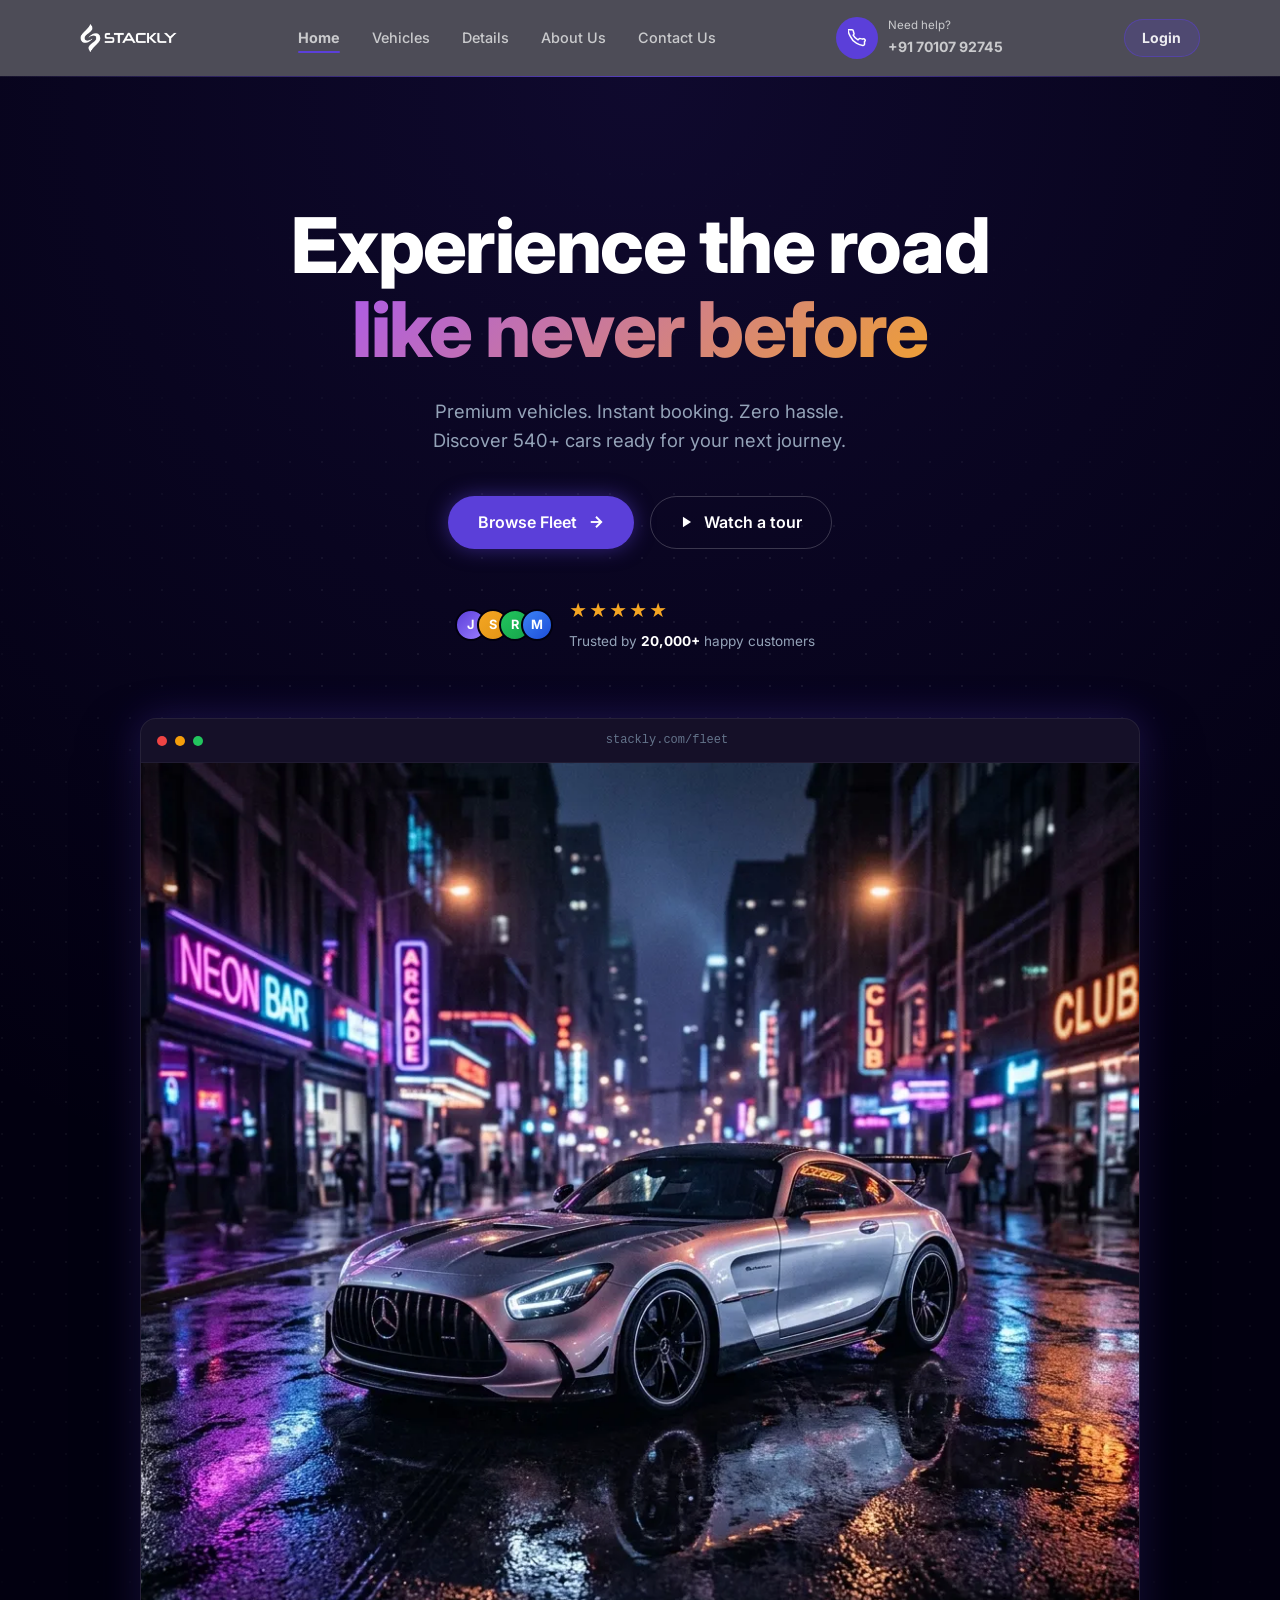
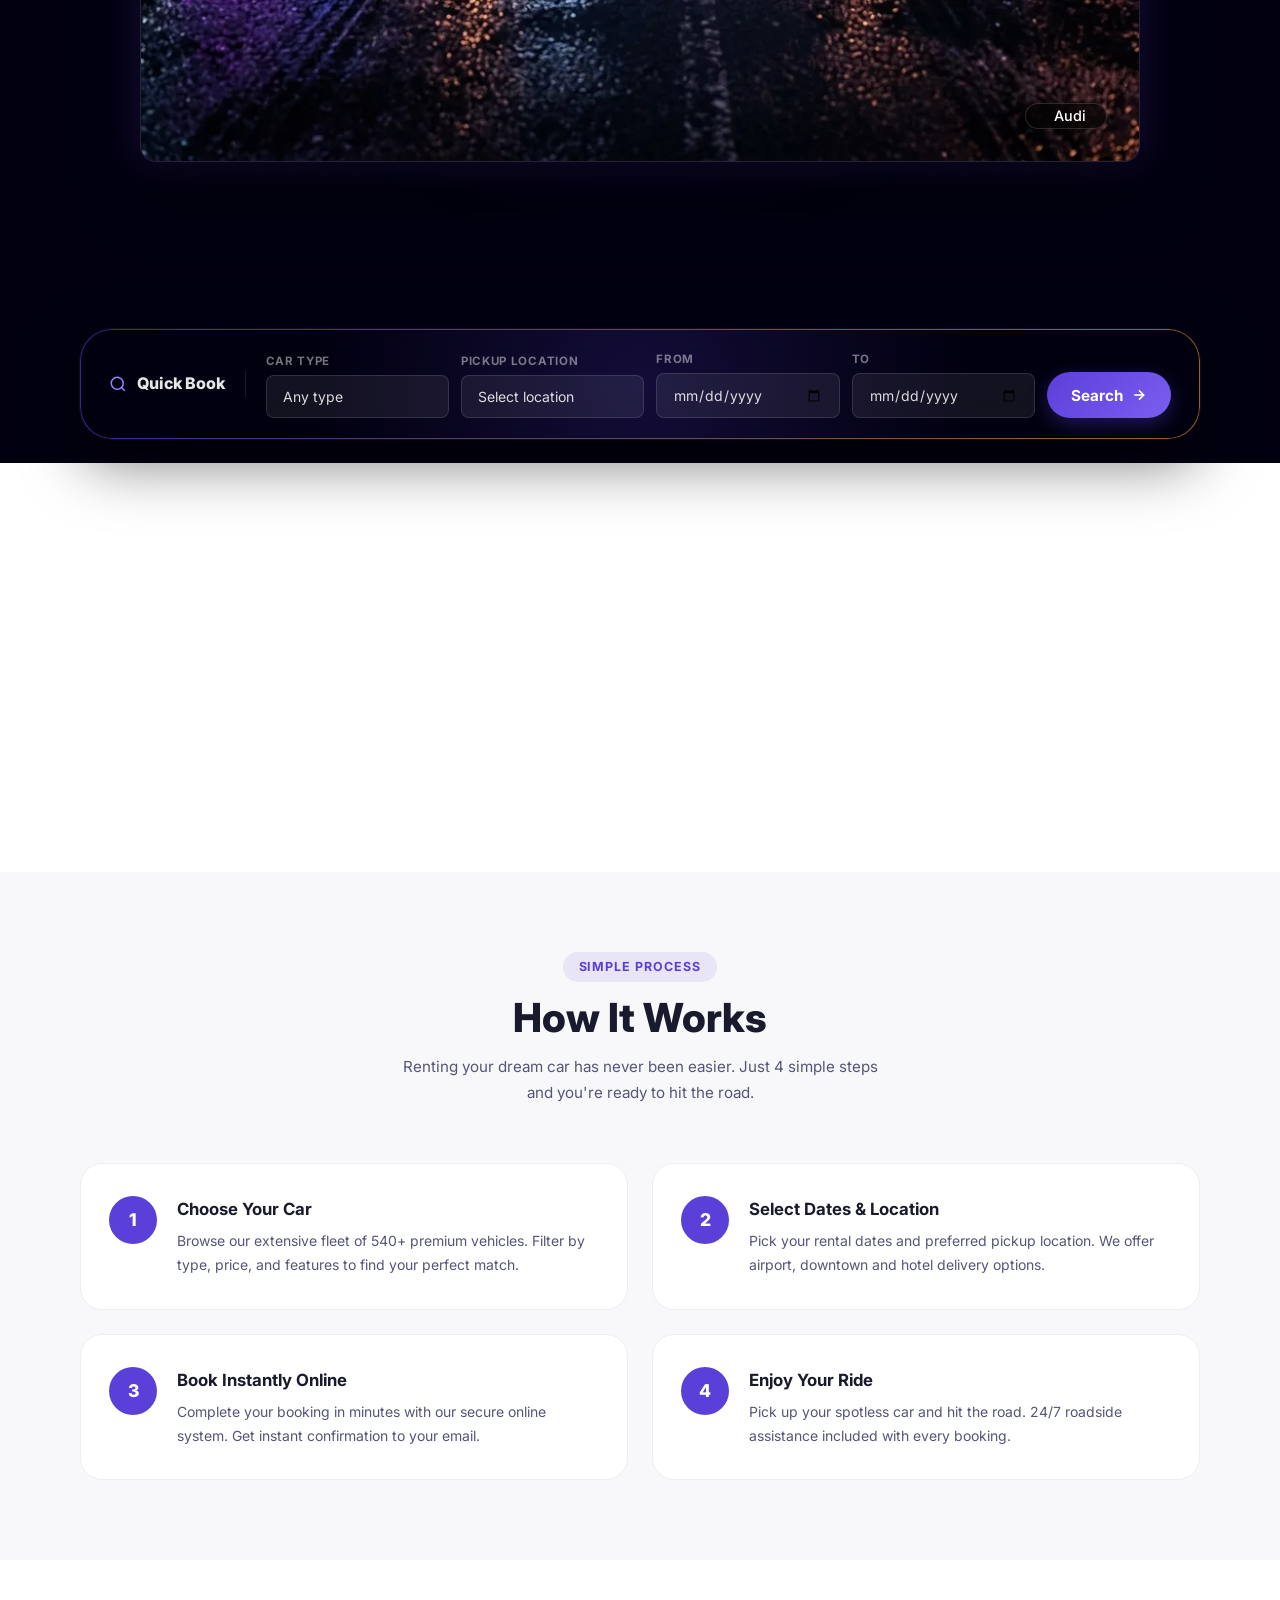
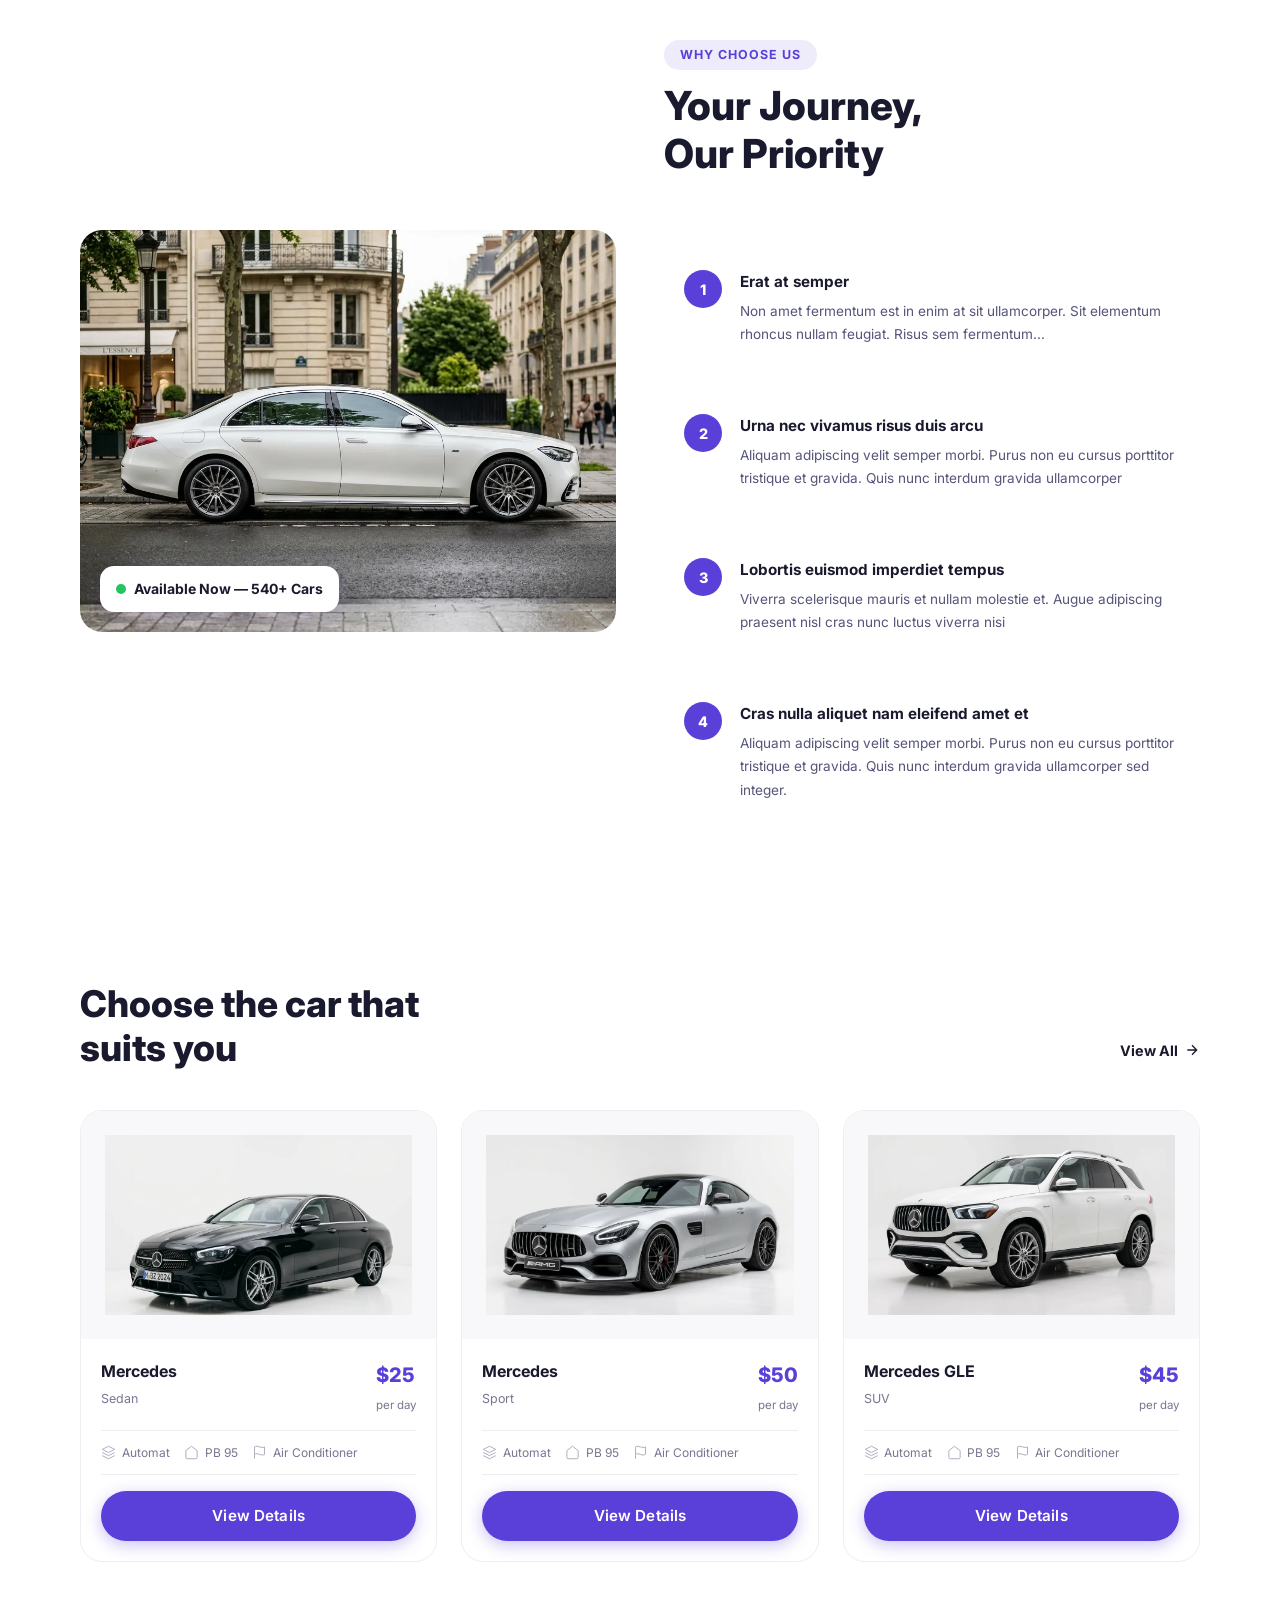
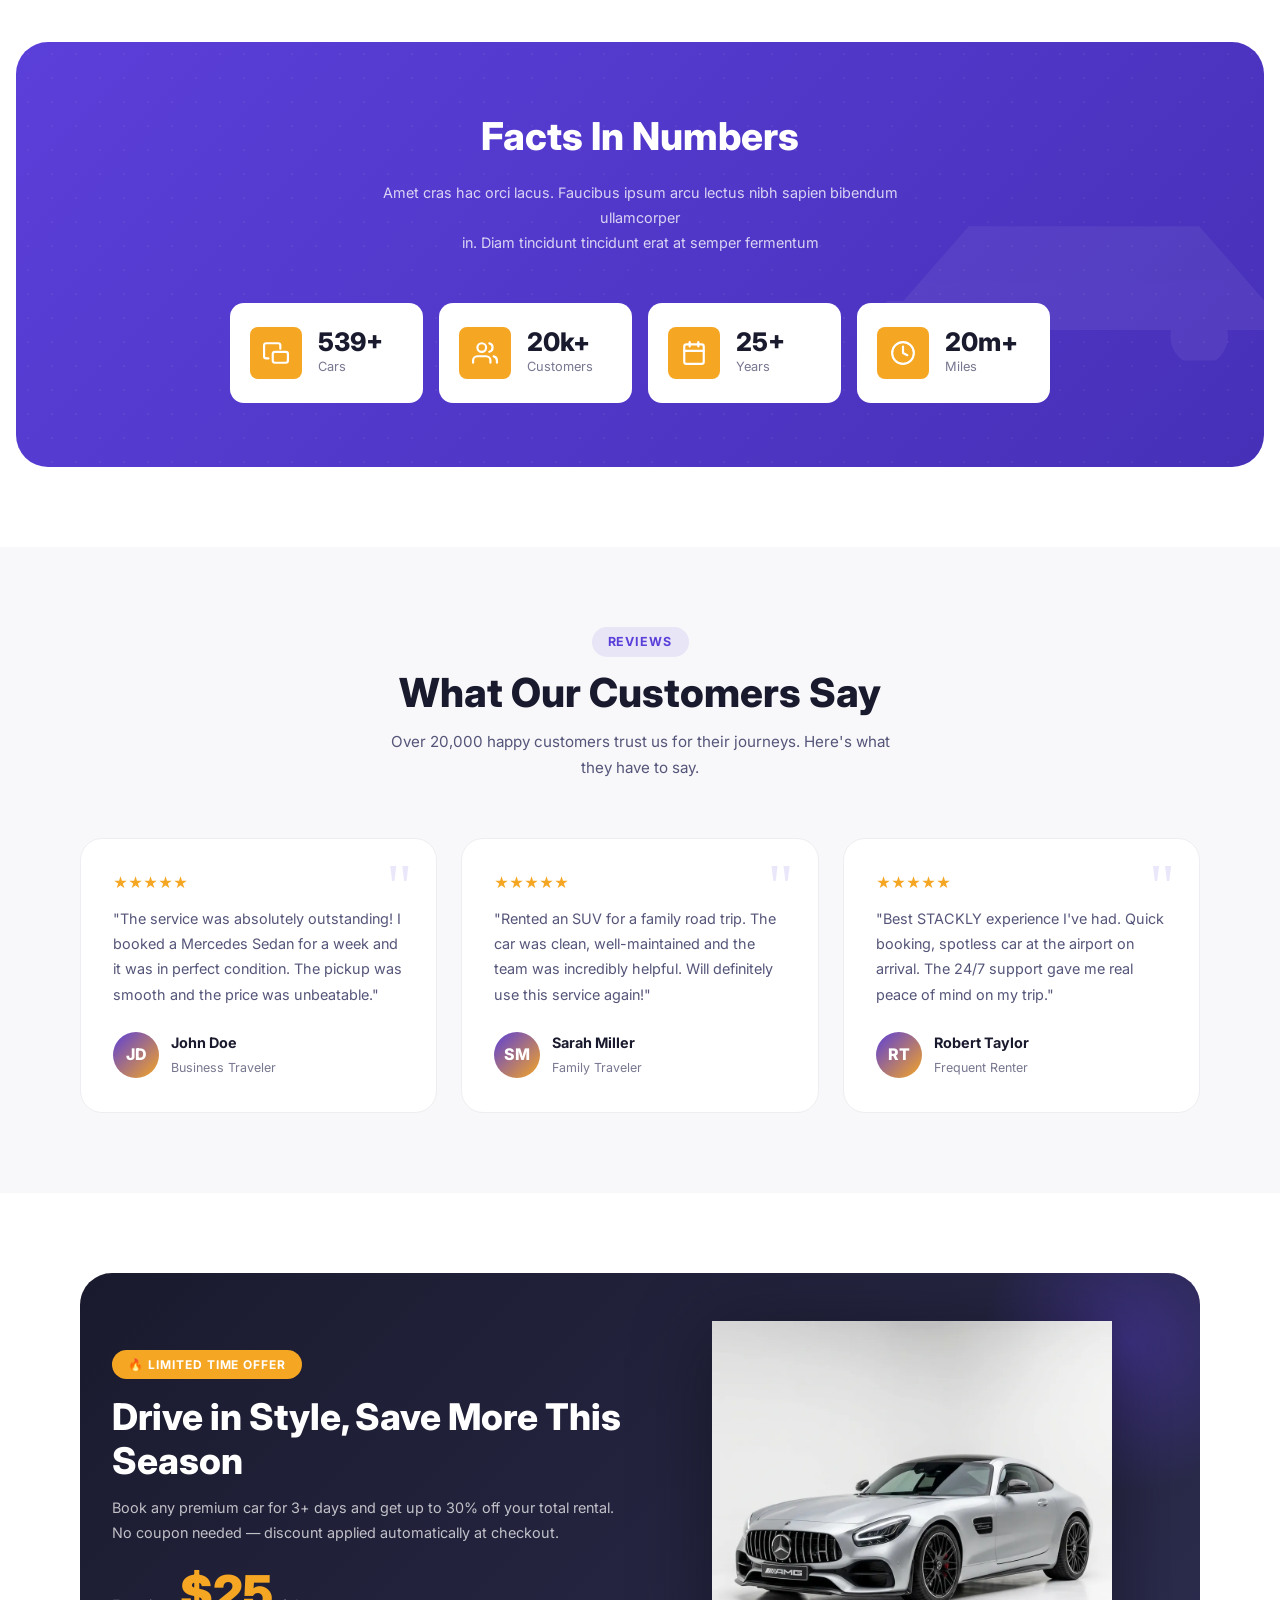
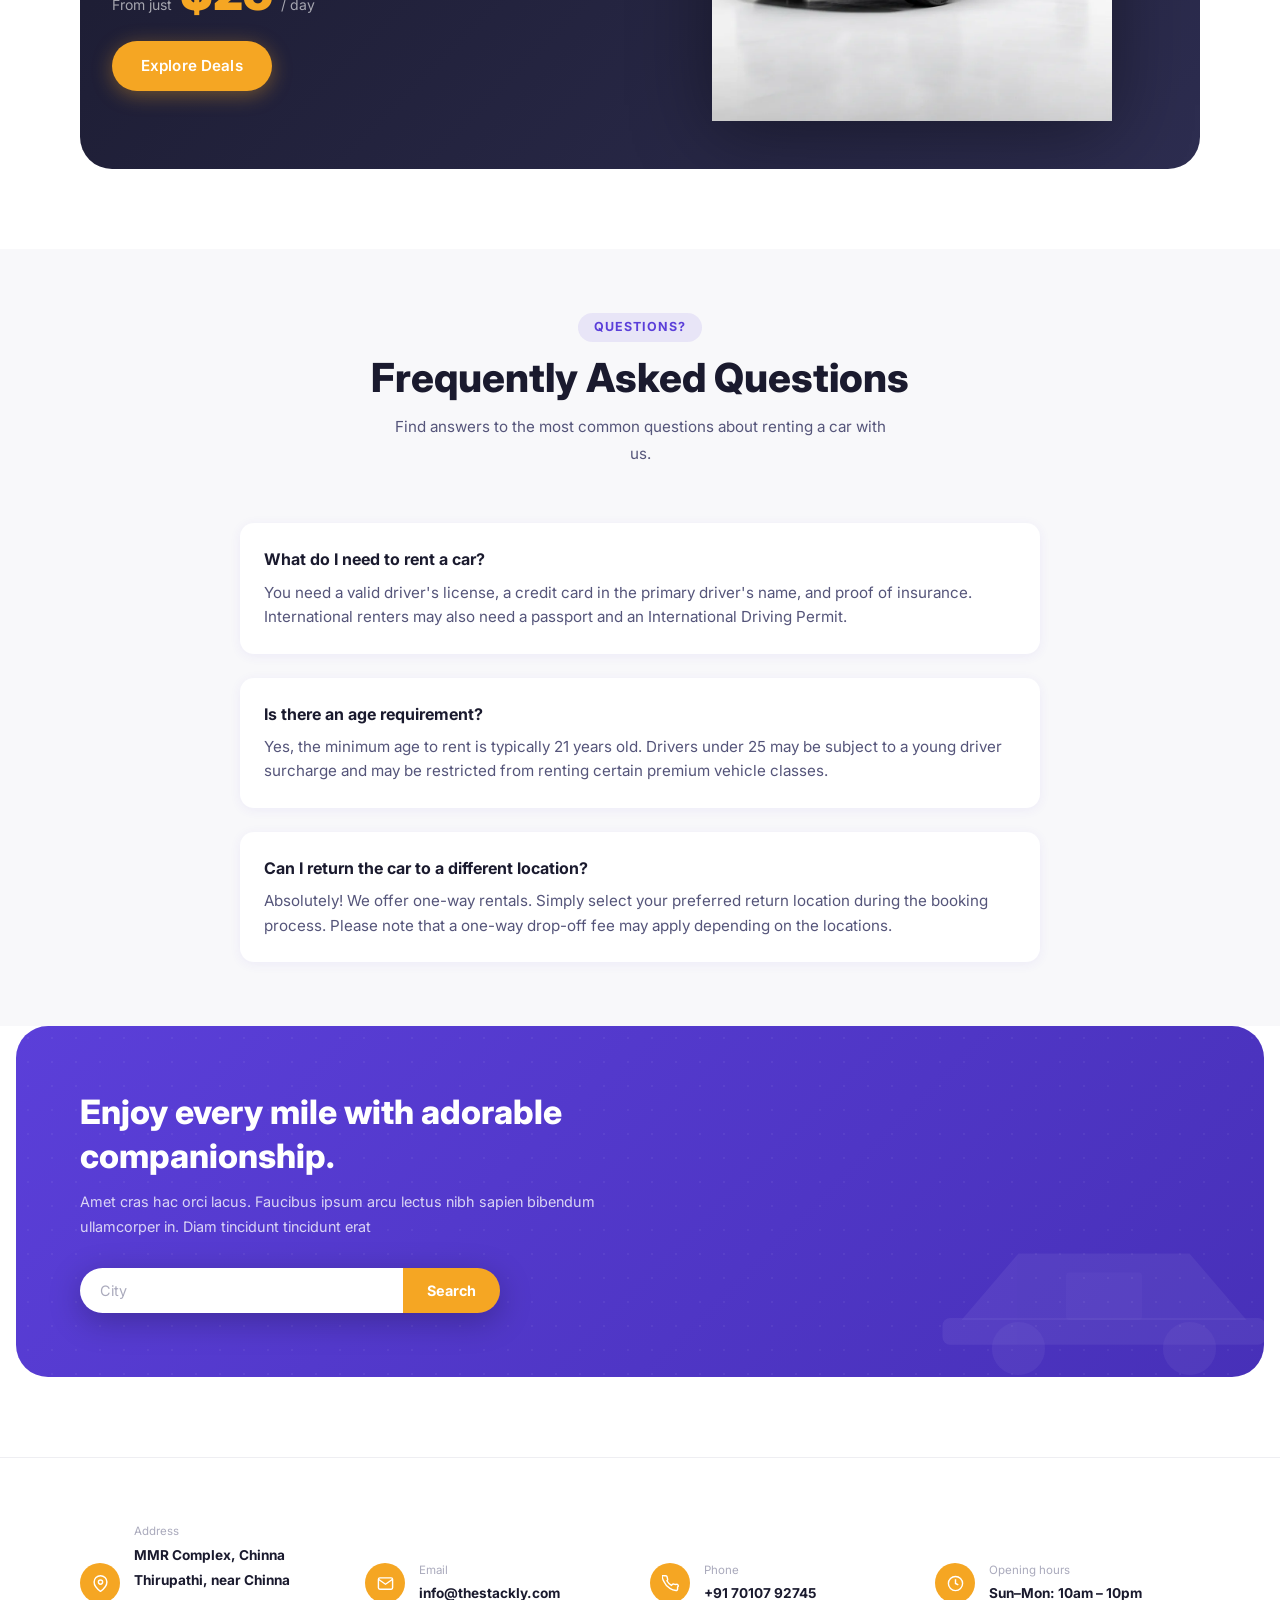
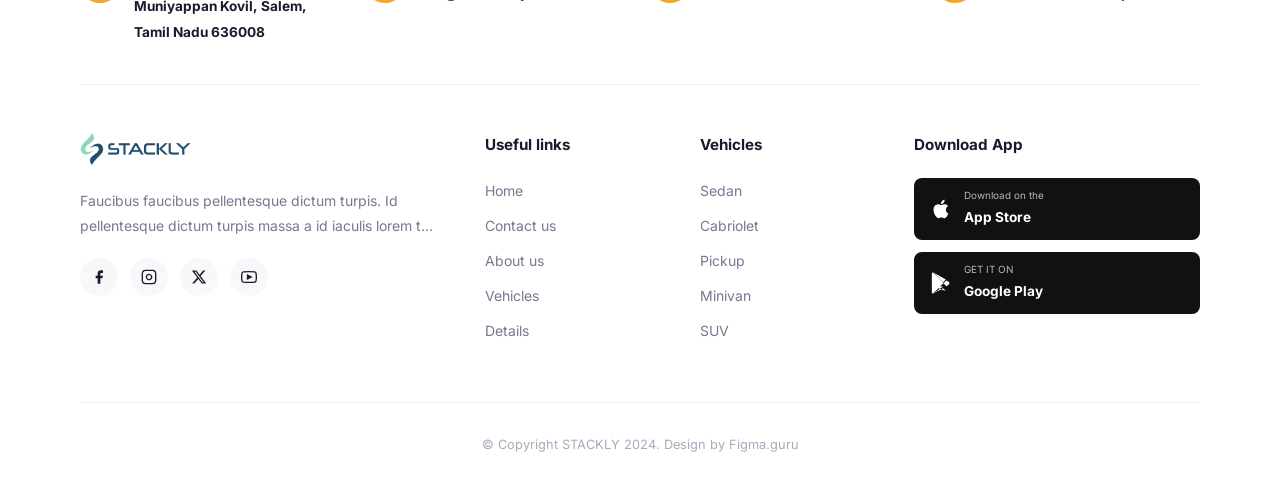
<file: index.html>
<!DOCTYPE html>
<html lang="en">

<head>
  <meta charset="UTF-8" />
  <meta name="viewport" content="width=device-width, initial-scale=1.0" />
  <meta name="description"
    content="STACKLY - Experience the road like never before. Book premium cars online with easy pickup and return. Best rates guaranteed." />
  <meta name="keywords" content="STACKLY, rent a car, luxury cars, sedan, SUV, affordable car hire" />
  <title>STACKLY - Experience The Road Like Never Before</title>
  <link rel="stylesheet" href="css/style.css" />
  <link rel="icon"
    href="data:image/svg+xml,<svg xmlns='http://www.w3.org/2000/svg' viewBox='0 0 32 32'><rect width='32' height='32' rx='8' fill='%235B3FD9'/><text y='22' x='4' font-size='20'>🚗</text></svg>" />
</head>

<body>

  <!-- PAGE LOADER -->
  <div id="page-loader">
    <div class="loader-logo">
      <img src="images/logo-stackly.webp" alt="STACKLY Logo" style="height: 36px; width: auto;" />
    </div>
    <div class="loader-bar"></div>
  </div>

  <!-- ======================= NAVBAR ======================= -->
  <nav class="navbar" role="navigation" aria-label="Main navigation">
    <div class="nav-inner container">
      <a href="index.html" class="nav-logo" aria-label="STACKLY Home">
        <img src="images/logo-stackly.webp" alt="STACKLY Logo" style="height: 28px; width: auto;" />
      </a>
      <ul class="nav-menu" role="list">
        <li><a href="index.html" class="active">Home</a></li>
        <li><a href="vehicles.html">Vehicles</a></li>
        <li><a href="details.html">Details</a></li>
        <li><a href="about.html">About Us</a></li>
        <li><a href="contact.html">Contact Us</a></li>
      </ul>
      <div class="nav-phone" aria-label="Phone contact">
        <div class="nav-phone-icon">
          <svg viewBox="0 0 24 24" fill="none" stroke="currentColor" stroke-width="2" aria-hidden="true">
            <path
              d="M22 16.92v3a2 2 0 01-2.18 2 19.79 19.79 0 01-8.63-3.07A19.5 19.5 0 013.07 9.81a19.79 19.79 0 01-3.07-8.67A2 2 0 012.18 1h3a2 2 0 012 1.72c.127.96.361 1.903.7 2.81a2 2 0 01-.45 2.11L6.91 8.15a16 16 0 006.36 6.36l1.27-1.27a2 2 0 012.11-.45c.907.339 1.85.573 2.81.7A2 2 0 0122 16.92z" />
          </svg>
        </div>
        <div class="nav-phone-text">
          <span>Need help?</span>
          <strong><a href="tel:+917010792745" style="color: inherit; text-decoration: none;">+91 70107 92745</a></strong>
        </div>
      </div>
      <button class="nav-toggle" aria-label="Toggle mobile menu" aria-expanded="false">
        <span></span><span></span><span></span>
      </button>
      <div class="nav-login-btn-wrap">
        <a href="login.html" class="nav-login-btn" id="nav-login-link">Login</a>
      </div>
    </div>
  </nav>

  <!-- Mobile Menu -->
  <div class="mobile-menu" role="dialog" aria-modal="true" aria-label="Mobile navigation">
    <div class="mobile-menu-inner">
      <div class="mobile-menu-header">
        <a href="index.html" class="nav-logo">
          <img src="images/logo-stackly.webp" alt="STACKLY Logo" style="height: 28px; width: auto;" />
        </a>
        <button class="mobile-menu-close" aria-label="Close menu">&times;</button>
      </div>
      <ul class="mobile-nav-links" role="list">
        <li><a href="index.html" class="active">Home</a></li>
        <li><a href="vehicles.html">Vehicles</a></li>
        <li><a href="details.html">Details</a></li>
        <li><a href="about.html">About Us</a></li>
        <li><a href="contact.html">Contact Us</a></li>
      </ul>
      <div class="mobile-login-wrap" style="margin:1rem 0;"></div>
      <div class="mobile-phone">
        <div class="nav-phone-icon">
          <svg viewBox="0 0 24 24" fill="none" stroke="currentColor" stroke-width="2" width="18" height="18"
            aria-hidden="true">
            <path
              d="M22 16.92v3a2 2 0 01-2.18 2 19.79 19.79 0 01-8.63-3.07A19.5 19.5 0 013.07 9.81a19.79 19.79 0 01-3.07-8.67A2 2 0 012.18 1h3a2 2 0 012 1.72c.127.96.361 1.903.7 2.81a2 2 0 01-.45 2.11L6.91 8.15a16 16 0 006.36 6.36l1.27-1.27a2 2 0 012.11-.45c.907.339 1.85.573 2.81.7A2 2 0 0122 16.92z" />
          </svg>
        </div>
        <div class="nav-phone-text">
          <span>Need help?</span>
          <strong><a href="tel:+917010792745" style="color: inherit; text-decoration: none;">+91 70107 92745</a></strong>
        </div>
      </div>
    </div>
  </div>

  <main>
    <!-- ======================= HERO — Aceternity Style ======================= -->
    <section class="ace-hero" aria-label="Hero section" id="hero">

      <!-- Animated dot-grid background -->
      <div class="ace-hero-grid" aria-hidden="true"></div>

      <!-- Radial glow center -->
      <div class="ace-hero-radial" aria-hidden="true"></div>

      <!-- Top beam line -->
      <div class="ace-hero-beam" aria-hidden="true">
        <div class="ace-hero-beam-inner"></div>
      </div>

      <!-- Floating badge row -->
      <!-- <div class="ace-hero-badge-row" data-anim="fade-down">
        <span class="ace-badge">
          <svg viewBox="0 0 24 24" fill="none" stroke="currentColor" stroke-width="2" aria-hidden="true"><polygon points="12 2 15.09 8.26 22 9.27 17 14.14 18.18 21.02 12 17.77 5.82 21.02 7 14.14 2 9.27 8.91 8.26 12 2"/></svg>
          Rated #1 STACKLY 2025
        </span>
      </div> -->

      <!-- Main content -->
      <div class="ace-hero-content" data-anim="fade-up">
        <h1 class="ace-hero-h1">
          <span class="ace-hero-h1-line">Experience the road</span>
          <span class="ace-hero-h1-gradient">like never before</span>
        </h1>
        <p class="ace-hero-sub">
          Premium vehicles. Instant booking. Zero hassle.<br>
          Discover 540+ cars ready for your next journey.
        </p>
        <div class="ace-hero-ctas">
          <a href="vehicles.html" class="ace-hero-btn-primary" id="hero-view-all-btn">
            Browse Fleet
            <svg viewBox="0 0 24 24" fill="none" stroke="currentColor" stroke-width="2.5" aria-hidden="true">
              <line x1="5" y1="12" x2="19" y2="12" />
              <polyline points="12 5 19 12 12 19" />
            </svg>
          </a>
          <a href="about.html" class="ace-hero-btn-ghost" id="hero-learn-btn">
            <svg viewBox="0 0 24 24" fill="currentColor" aria-hidden="true" style="width:14px;height:14px">
              <polygon points="5 3 19 12 5 21 5 3" />
            </svg>
            Watch a tour
          </a>
        </div>
        <!-- Trust row -->
        <div class="ace-hero-trust">
          <div class="ace-trust-avatars" aria-hidden="true">
            <span class="ace-av" style="background:linear-gradient(135deg,#5B3FD9,#9B7EFF)">J</span>
            <span class="ace-av" style="background:linear-gradient(135deg,#F5A623,#e09415)">S</span>
            <span class="ace-av" style="background:linear-gradient(135deg,#22c55e,#16a34a)">R</span>
            <span class="ace-av" style="background:linear-gradient(135deg,#3b82f6,#1d4ed8)">M</span>
          </div>
          <div class="ace-trust-text">
            <div class="ace-trust-stars" aria-label="5 stars">★★★★★</div>
            <span>Trusted by <strong>20,000+</strong> happy customers</span>
          </div>
        </div>
      </div>

      <!-- Hero image panel — car with glass frame -->
      <div class="ace-hero-img-wrap" data-anim="fade-up" data-delay="200">
        <div class="ace-hero-img-frame">
          <!-- Fake browser chrome -->
          <div class="ace-hero-frame-top">
            <span class="ace-dot red"></span>
            <span class="ace-dot yellow"></span>
            <span class="ace-dot green"></span>
            <span class="ace-frame-url">stackly.com/fleet</span>
          </div>
          <div class="ace-hero-frame-body">
            <img src="images/hero_car_premium.webp"
              alt="Premium Mercedes AMG GT sports car with dramatic night lighting" loading="eager" width="900"
              height="506" />
            <!-- Glass overlay label -->
            <div class="ace-hero-img-label">
              <svg viewBox="0 0 24 24" fill="none" stroke="currentColor" stroke-width="2" aria-hidden="true">
                <path d="M5 17H3a2 2 0 01-2-2V5a2 2 0 012-2h11a2 2 0 012 2v3" />
                <rect x="9" y="11" width="14" height="10" rx="2" />
              </svg>
              Audi
            </div>
          </div>
        </div>
        <!-- Glow under image -->
        <div class="ace-hero-img-glow" aria-hidden="true"></div>
      </div>

      <!-- Stats strip inside hero -->
      <div class="ace-hero-stats" data-anim="fade-up" data-delay="300">
        <div class="ace-hero-stat">
          <strong>540<span>+</span></strong>
          <span>Premium Vehicles</span>
        </div>
        <div class="ace-hero-stat-divider" aria-hidden="true"></div>
        <div class="ace-hero-stat">
          <strong>20k<span>+</span></strong>
          <span>Happy Customers</span>
        </div>
        <div class="ace-hero-stat-divider" aria-hidden="true"></div>
        <div class="ace-hero-stat">
          <strong>25<span>+</span></strong>
          <span>Years Experience</span>
        </div>
        <div class="ace-hero-stat-divider" aria-hidden="true"></div>
        <div class="ace-hero-stat">
          <strong>4.9<span>★</span></strong>
          <span>Average Rating</span>
        </div>
      </div>

    </section>

    <!-- ======================= QUICK BOOK BAR ======================= -->
    <div class="quick-book-bar" role="search" aria-label="Quick car booking">
      <div class="container">
        <div class="qb-inner">
          <div class="qb-title">
            <svg viewBox="0 0 24 24" fill="none" stroke="currentColor" stroke-width="2" aria-hidden="true">
              <circle cx="11" cy="11" r="8" />
              <line x1="21" y1="21" x2="16.65" y2="16.65" />
            </svg>
            Quick Book
          </div>
          <form class="qb-form" id="qb-form" action="404.html" method="GET">
            <div class="qb-field">
              <label for="qb-car-type">Car Type</label>
              <select id="qb-car-type" aria-label="Select car type">
                <option value="" disabled selected>Any type</option>
                <option>Sedan</option>
                <option>SUV</option>
                <option>Sport</option>
                <option>Cabriolet</option>
                <option>Pickup</option>
                <option>Minivan</option>
              </select>
            </div>
            <div class="qb-field">
              <label for="qb-pickup">Pickup Location</label>
              <select id="qb-pickup" aria-label="Select pickup">
                <option value="" disabled selected>Select location</option>
                <option>Airport</option>
                <option>Downtown</option>
                <option>Hotel Delivery</option>
                <option>Oxford Ave, Cary</option>
              </select>
            </div>
            <div class="qb-field">
              <label for="qb-date-from">From</label>
              <input type="date" id="qb-date-from" aria-label="Rental start date" />
            </div>
            <div class="qb-field">
              <label for="qb-date-to">To</label>
              <input type="date" id="qb-date-to" aria-label="Rental end date" />
            </div>
            <button type="submit" class="qb-submit" id="qb-submit-btn">
              Search
              <svg viewBox="0 0 24 24" fill="none" stroke="currentColor" stroke-width="2.5" aria-hidden="true">
                <line x1="5" y1="12" x2="19" y2="12" />
                <polyline points="12 5 19 12 12 19" />
              </svg>
            </button>
          </form>
        </div>
      </div>
    </div>

    <!-- ======================= FEATURES ROW ======================= -->
    <section class="features-row" aria-label="Our advantages">
      <div class="container">
        <div class="features-grid">
          <div class="feature-item" data-anim="fade-up" data-delay="100">
            <div class="feature-icon" aria-hidden="true">
              <svg viewBox="0 0 24 24" stroke-linecap="round" stroke-linejoin="round">
                <path d="M12 2C8.13 2 5 5.13 5 9c0 5.25 7 13 7 13s7-7.75 7-13c0-3.87-3.13-7-7-7z" />
                <circle cx="12" cy="9" r="2.5" />
              </svg>
            </div>
            <h3>Availability</h3>
            <p>Diam tincidunt tincidunt erat at semper fermentum. Id ultricies quis — 540+ cars ready whenever you need
              them.</p>
          </div>
          <div class="feature-item" data-anim="fade-up" data-delay="250">
            <div class="feature-icon" aria-hidden="true">
              <svg viewBox="0 0 24 24" stroke-linecap="round" stroke-linejoin="round">
                <path d="M5 17H3a2 2 0 01-2-2V5a2 2 0 012-2h11a2 2 0 012 2v3" />
                <rect x="9" y="11" width="14" height="10" rx="2" />
                <circle cx="12" cy="16" r="1" />
              </svg>
            </div>
            <h3>Comfort</h3>
            <p>Gravida auctor fermentum morbi vulputate. Every vehicle is cleaned, serviced and ready for a premium
              experience.</p>
          </div>
          <div class="feature-item" data-anim="fade-up" data-delay="400">
            <div class="feature-icon" aria-hidden="true">
              <svg viewBox="0 0 24 24" stroke-linecap="round" stroke-linejoin="round">
                <rect x="2" y="5" width="20" height="14" rx="2" />
                <path d="M2 10h20" />
                <path d="M6 15h2M10 15h4" />
              </svg>
            </div>
            <h3>Savings</h3>
            <p>Pretium convallis id diam sed commodo. Best price guarantee — we match any competitor's rate, no hidden
              fees.</p>
          </div>
        </div>
      </div>
    </section>

    <!-- ======================= HOW IT WORKS ======================= -->
    <section class="how-it-works" aria-label="How it works">
      <div class="container">
        <div class="section-title" data-anim="fade-up">
          <span class="tag">Simple Process</span>
          <h2>How It Works</h2>
          <p>Renting your dream car has never been easier. Just 4 simple steps and you're ready to hit the road.</p>
        </div>
        <div class="steps-grid">
          <div class="step-card" data-anim="fade-up" data-delay="100">
            <div class="step-num">1</div>
            <div>
              <h4>Choose Your Car</h4>
              <p>Browse our extensive fleet of 540+ premium vehicles. Filter by type, price, and features to find your
                perfect match.</p>
            </div>
          </div>
          <div class="step-card" data-anim="fade-up" data-delay="200">
            <div class="step-num">2</div>
            <div>
              <h4>Select Dates & Location</h4>
              <p>Pick your rental dates and preferred pickup location. We offer airport, downtown and hotel delivery
                options.</p>
            </div>
          </div>
          <div class="step-card" data-anim="fade-up" data-delay="300">
            <div class="step-num">3</div>
            <div>
              <h4>Book Instantly Online</h4>
              <p>Complete your booking in minutes with our secure online system. Get instant confirmation to your email.
              </p>
            </div>
          </div>
          <div class="step-card" data-anim="fade-up" data-delay="400">
            <div class="step-num">4</div>
            <div>
              <h4>Enjoy Your Ride</h4>
              <p>Pick up your spotless car and hit the road. 24/7 roadside assistance included with every booking.</p>
            </div>
          </div>
        </div>
      </div>
    </section>

    <!-- ======================= WHY CHOOSE US ======================= -->
    <section class="why-us" aria-label="Why choose us">
      <div class="container">
        <div class="why-us-inner">
          <div class="why-us-img" data-anim="fade-right">
            <picture>
              <img src="images/feature_car_1779693854802.webp" alt="Luxury rental car on road" loading="lazy" />
            </picture>
            <div class="why-us-label">
              <div class="dot"></div>
              Available Now — 540+ Cars
            </div>
          </div>
          <div class="why-us-steps">
            <div class="section-title" style="text-align:left;margin-bottom:2rem;" data-anim="fade-left">
              <span class="tag">Why Choose Us</span>
              <h2>Your Journey,<br>Our Priority</h2>
            </div>
            <div class="step-item" data-anim="fade-left" data-delay="100">
              <div class="step-number" aria-hidden="true">1</div>
              <div class="step-content">
                <h4>Erat at semper</h4>
                <p>Non amet fermentum est in enim at sit ullamcorper. Sit elementum rhoncus nullam feugiat. Risus sem
                  fermentum...</p>
              </div>
            </div>
            <div class="step-item" data-anim="fade-left" data-delay="200">
              <div class="step-number" aria-hidden="true">2</div>
              <div class="step-content">
                <h4>Urna nec vivamus risus duis arcu</h4>
                <p>Aliquam adipiscing velit semper morbi. Purus non eu cursus porttitor tristique et gravida. Quis nunc
                  interdum gravida ullamcorper</p>
              </div>
            </div>
            <div class="step-item" data-anim="fade-left" data-delay="300">
              <div class="step-number" aria-hidden="true">3</div>
              <div class="step-content">
                <h4>Lobortis euismod imperdiet tempus</h4>
                <p>Viverra scelerisque mauris et nullam molestie et. Augue adipiscing praesent nisl cras nunc luctus
                  viverra nisi</p>
              </div>
            </div>
            <div class="step-item" data-anim="fade-left" data-delay="400">
              <div class="step-number" aria-hidden="true">4</div>
              <div class="step-content">
                <h4>Cras nulla aliquet nam eleifend amet et</h4>
                <p>Aliquam adipiscing velit semper morbi. Purus non eu cursus porttitor tristique et gravida. Quis nunc
                  interdum gravida ullamcorper sed integer.</p>
              </div>
            </div>
          </div>
        </div>
      </div>
    </section>

    <!-- ======================= CAR FLEET ======================= -->
    <section class="fleet-section" aria-label="Car fleet">
      <div class="container">
        <div class="section-header">
          <h2 data-anim="fade-right">Choose the car that suits you</h2>
          <a href="vehicles.html" class="view-all-link" id="fleet-view-all-link" data-anim="fade-left">
            View All
            <svg viewBox="0 0 24 24" fill="none" stroke="currentColor" stroke-width="2" aria-hidden="true">
              <path d="M5 12h14M12 5l7 7-7 7" />
            </svg>
          </a>
        </div>
        <div class="cars-grid">
          <article class="car-card" data-anim="fade-up" data-delay="100" data-type="sedan">
            <div class="car-card-img">
              <img src="images/car_mercedes_1779693961278.webp" alt="Mercedes Sedan" loading="lazy" />
            </div>
            <div class="car-card-body">
              <div class="car-card-header">
                <div class="car-name">
                  <h3>Mercedes</h3><span>Sedan</span>
                </div>
                <div class="car-price"><span class="price">$25</span><span class="per">per day</span></div>
              </div>
              <div class="car-specs">
                <div class="car-spec"><svg viewBox="0 0 24 24" aria-hidden="true">
                    <path d="M12 2L2 7l10 5 10-5-10-5zM2 17l10 5 10-5M2 12l10 5 10-5" />
                  </svg>Automat</div>
                <div class="car-spec"><svg viewBox="0 0 24 24" aria-hidden="true">
                    <path d="M3 9l9-7 9 7v11a2 2 0 01-2 2H5a2 2 0 01-2-2z" />
                  </svg>PB 95</div>
                <div class="car-spec"><svg viewBox="0 0 24 24" aria-hidden="true">
                    <path d="M4 15s1-1 4-1 5 2 8 2 4-1 4-1V3s-1 1-4 1-5-2-8-2-4 1-4 1zM4 22v-7" />
                  </svg>Air Conditioner</div>
              </div>
              <a href="details.html?car=mercedes-sedan" class="btn btn-purple" id="card1-details-btn">View Details</a>
            </div>
          </article>

          <article class="car-card" data-anim="fade-up" data-delay="250" data-type="sport">
            <div class="car-card-img">
              <img src="images/car_sport_1779693979415.webp" alt="Mercedes Sport" loading="lazy" />
            </div>
            <div class="car-card-body">
              <div class="car-card-header">
                <div class="car-name">
                  <h3>Mercedes</h3><span>Sport</span>
                </div>
                <div class="car-price"><span class="price">$50</span><span class="per">per day</span></div>
              </div>
              <div class="car-specs">
                <div class="car-spec"><svg viewBox="0 0 24 24" aria-hidden="true">
                    <path d="M12 2L2 7l10 5 10-5-10-5zM2 17l10 5 10-5M2 12l10 5 10-5" />
                  </svg>Automat</div>
                <div class="car-spec"><svg viewBox="0 0 24 24" aria-hidden="true">
                    <path d="M3 9l9-7 9 7v11a2 2 0 01-2 2H5a2 2 0 01-2-2z" />
                  </svg>PB 95</div>
                <div class="car-spec"><svg viewBox="0 0 24 24" aria-hidden="true">
                    <path d="M4 15s1-1 4-1 5 2 8 2 4-1 4-1V3s-1 1-4 1-5-2-8-2-4 1-4 1zM4 22v-7" />
                  </svg>Air Conditioner</div>
              </div>
              <a href="details.html?car=mercedes-sport" class="btn btn-purple" id="card2-details-btn">View Details</a>
            </div>
          </article>

          <article class="car-card" data-anim="fade-up" data-delay="400" data-type="suv">
            <div class="car-card-img">
              <img src="images/car_suv_1779693998248.webp" alt="Mercedes GLE SUV" loading="lazy" />
            </div>
            <div class="car-card-body">
              <div class="car-card-header">
                <div class="car-name">
                  <h3>Mercedes GLE</h3><span>SUV</span>
                </div>
                <div class="car-price"><span class="price">$45</span><span class="per">per day</span></div>
              </div>
              <div class="car-specs">
                <div class="car-spec"><svg viewBox="0 0 24 24" aria-hidden="true">
                    <path d="M12 2L2 7l10 5 10-5-10-5zM2 17l10 5 10-5M2 12l10 5 10-5" />
                  </svg>Automat</div>
                <div class="car-spec"><svg viewBox="0 0 24 24" aria-hidden="true">
                    <path d="M3 9l9-7 9 7v11a2 2 0 01-2 2H5a2 2 0 01-2-2z" />
                  </svg>PB 95</div>
                <div class="car-spec"><svg viewBox="0 0 24 24" aria-hidden="true">
                    <path d="M4 15s1-1 4-1 5 2 8 2 4-1 4-1V3s-1 1-4 1-5-2-8-2-4 1-4 1zM4 22v-7" />
                  </svg>Air Conditioner</div>
              </div>
              <a href="details.html?car=mercedes-suv" class="btn btn-purple" id="card3-details-btn">View Details</a>
            </div>
          </article>
        </div>
      </div>
    </section>

    <!-- ======================= FACTS IN NUMBERS ======================= -->
    <section class="facts-section" aria-label="Facts in numbers">
      <svg class="facts-car-bg" viewBox="0 0 500 220" fill="none" aria-hidden="true">
        <path d="M60 160 L130 80 H370 L440 160 H60Z" fill="white" />
        <rect x="40" y="158" width="420" height="30" rx="8" fill="white" />
        <circle cx="130" cy="195" r="30" fill="white" />
        <circle cx="370" cy="195" r="30" fill="white" />
      </svg>
      <h2 data-anim="fade-up">Facts In Numbers</h2>
      <p data-anim="fade-up" data-delay="100">Amet cras hac orci lacus. Faucibus ipsum arcu lectus nibh sapien bibendum
        ullamcorper<br>in. Diam tincidunt tincidunt erat at semper fermentum</p>
      <div class="facts-grid">
        <div class="fact-card" data-anim="fade-up" data-delay="100">
          <div class="fact-icon" aria-hidden="true">
            <svg viewBox="0 0 24 24" stroke-linecap="round" stroke-linejoin="round">
              <path d="M5 17H3a2 2 0 01-2-2V5a2 2 0 012-2h11a2 2 0 012 2v3" />
              <rect x="9" y="11" width="14" height="10" rx="2" />
            </svg>
          </div>
          <div>
            <div class="fact-number" data-target="540" data-suffix="+">0+</div>
            <div class="fact-label">Cars</div>
          </div>
        </div>
        <div class="fact-card" data-anim="fade-up" data-delay="200">
          <div class="fact-icon" aria-hidden="true">
            <svg viewBox="0 0 24 24" stroke-linecap="round" stroke-linejoin="round">
              <path d="M17 21v-2a4 4 0 00-4-4H5a4 4 0 00-4 4v2" />
              <circle cx="9" cy="7" r="4" />
              <path d="M23 21v-2a4 4 0 00-3-3.87M16 3.13a4 4 0 010 7.75" />
            </svg>
          </div>
          <div>
            <div class="fact-number" data-target="20" data-suffix="k+">0k+</div>
            <div class="fact-label">Customers</div>
          </div>
        </div>
        <div class="fact-card" data-anim="fade-up" data-delay="300">
          <div class="fact-icon" aria-hidden="true">
            <svg viewBox="0 0 24 24" stroke-linecap="round" stroke-linejoin="round">
              <rect x="3" y="4" width="18" height="18" rx="2" />
              <line x1="16" y1="2" x2="16" y2="6" />
              <line x1="8" y1="2" x2="8" y2="6" />
              <line x1="3" y1="10" x2="21" y2="10" />
            </svg>
          </div>
          <div>
            <div class="fact-number" data-target="25" data-suffix="+">0+</div>
            <div class="fact-label">Years</div>
          </div>
        </div>
        <div class="fact-card" data-anim="fade-up" data-delay="400">
          <div class="fact-icon" aria-hidden="true">
            <svg viewBox="0 0 24 24" stroke-linecap="round" stroke-linejoin="round">
              <circle cx="12" cy="12" r="10" />
              <path d="M12 6v6l4 2" />
            </svg>
          </div>
          <div>
            <div class="fact-number" data-target="20" data-suffix="m+">0m+</div>
            <div class="fact-label">Miles</div>
          </div>
        </div>
      </div>
    </section>

    <!-- ======================= TESTIMONIALS ======================= -->
    <section class="testimonials-section" aria-label="Customer testimonials">
      <div class="container">
        <div class="section-title" data-anim="fade-up">
          <span class="tag">Reviews</span>
          <h2>What Our Customers Say</h2>
          <p>Over 20,000 happy customers trust us for their journeys. Here's what they have to say.</p>
        </div>
        <div class="testimonials-grid">
          <div class="testimonial-card" data-anim="fade-up" data-delay="100">
            <div class="review-stars" aria-label="5 stars">★★★★★</div>
            <p class="testimonial-text">"The service was absolutely outstanding! I booked a Mercedes Sedan for a week
              and it was in perfect condition. The pickup was smooth and the price was unbeatable."</p>
            <div class="testimonial-author">
              <div class="author-avatar" aria-hidden="true">JD</div>
              <div class="author-info">
                <strong>John Doe</strong>
                <span>Business Traveler</span>
              </div>
            </div>
          </div>
          <div class="testimonial-card" data-anim="fade-up" data-delay="250">
            <div class="review-stars" aria-label="5 stars">★★★★★</div>
            <p class="testimonial-text">"Rented an SUV for a family road trip. The car was clean, well-maintained and
              the team was incredibly helpful. Will definitely use this service again!"</p>
            <div class="testimonial-author">
              <div class="author-avatar" aria-hidden="true">SM</div>
              <div class="author-info">
                <strong>Sarah Miller</strong>
                <span>Family Traveler</span>
              </div>
            </div>
          </div>
          <div class="testimonial-card" data-anim="fade-up" data-delay="400">
            <div class="review-stars" aria-label="5 stars">★★★★★</div>
            <p class="testimonial-text">"Best STACKLY experience I've had. Quick booking, spotless car at the airport
              on arrival. The 24/7 support gave me real peace of mind on my trip."</p>
            <div class="testimonial-author">
              <div class="author-avatar" aria-hidden="true">RT</div>
              <div class="author-info">
                <strong>Robert Taylor</strong>
                <span>Frequent Renter</span>
              </div>
            </div>
          </div>
        </div>
      </div>
    </section>

    <!-- ======================= SPECIAL OFFER ======================= -->
    <section class="offer-section" aria-label="Special offer">
      <div class="container">
        <div class="offer-card" data-anim="fade-in">
          <div class="offer-content">
            <span class="offer-tag">🔥 Limited Time Offer</span>
            <h2>Drive in Style, Save More This Season</h2>
            <p>Book any premium car for 3+ days and get up to 30% off your total rental. No coupon needed — discount
              applied automatically at checkout.</p>
            <div class="offer-price">
              <span class="from">From just</span>
              <span class="amount">$25</span>
              <span class="unit">/ day</span>
            </div>
            <a href="vehicles.html" class="btn btn-primary" id="offer-cta-btn">Explore Deals</a>
          </div>
          <div class="offer-img-wrap" aria-hidden="true">
            <img src="images/car_sport_1779693979415.webp" alt="" />
          </div>
        </div>
      </div>
    </section>

    <!-- ======================= FAQ SECTION ======================= -->
    <section class="faq-section" style="padding: 4rem 0; background: var(--gray-100);"
      aria-label="Frequently asked questions">
      <div class="container">
        <div class="section-title" data-anim="fade-up">
          <span class="tag">Questions?</span>
          <h2>Frequently Asked Questions</h2>
          <p>Find answers to the most common questions about renting a car with us.</p>
        </div>
        <div class="faq-grid" style="display: grid; gap: 1.5rem; max-width: 800px; margin: 0 auto;">
          <div class="faq-item" data-anim="fade-up" data-delay="100"
            style="background: var(--white); border-radius: var(--border-radius-md); padding: 1.5rem; box-shadow: var(--shadow-sm);">
            <h4 style="margin-bottom: 0.5rem; color: var(--text-primary);">What do I need to rent a car?</h4>
            <p style="color: var(--text-secondary); font-size: 0.95rem; line-height: 1.6;">You need a valid driver's
              license, a credit card in the primary driver's name, and proof of insurance. International renters may
              also need a passport and an International Driving Permit.</p>
          </div>
          <div class="faq-item" data-anim="fade-up" data-delay="200"
            style="background: var(--white); border-radius: var(--border-radius-md); padding: 1.5rem; box-shadow: var(--shadow-sm);">
            <h4 style="margin-bottom: 0.5rem; color: var(--text-primary);">Is there an age requirement?</h4>
            <p style="color: var(--text-secondary); font-size: 0.95rem; line-height: 1.6;">Yes, the minimum age to rent
              is typically 21 years old. Drivers under 25 may be subject to a young driver surcharge and may be
              restricted from renting certain premium vehicle classes.</p>
          </div>
          <div class="faq-item" data-anim="fade-up" data-delay="300"
            style="background: var(--white); border-radius: var(--border-radius-md); padding: 1.5rem; box-shadow: var(--shadow-sm);">
            <h4 style="margin-bottom: 0.5rem; color: var(--text-primary);">Can I return the car to a different location?
            </h4>
            <p style="color: var(--text-secondary); font-size: 0.95rem; line-height: 1.6;">Absolutely! We offer one-way
              rentals. Simply select your preferred return location during the booking process. Please note that a
              one-way drop-off fee may apply depending on the locations.</p>
          </div>
        </div>
      </div>
    </section>

    <!-- ======================= CTA SEARCH ======================= -->
    <section class="cta-section" aria-label="Search cars by city">
      <svg class="cta-car-img" viewBox="0 0 400 200" fill="none" aria-hidden="true">
        <path d="M50 140 L110 70 H290 L350 140 H50Z" fill="rgba(255,255,255,0.3)" />
        <rect x="30" y="138" width="340" height="28" rx="8" fill="rgba(255,255,255,0.3)" />
        <circle cx="110" cy="170" r="28" fill="rgba(255,255,255,0.25)" />
        <circle cx="290" cy="170" r="28" fill="rgba(255,255,255,0.25)" />
        <rect x="160" y="90" width="80" height="50" rx="4" fill="rgba(255,255,255,0.15)" />
      </svg>
      <div class="cta-content" data-anim="fade-up">
        <h2>Enjoy every mile with adorable companionship.</h2>
        <p>Amet cras hac orci lacus. Faucibus ipsum arcu lectus nibh sapien bibendum ullamcorper in. Diam tincidunt
          tincidunt erat</p>
        <div class="cta-search" role="search">
          <label for="cta-city-input" class="sr-only">Enter city</label>
          <input type="text" id="cta-city-input" placeholder="City" aria-label="Enter city to search cars" />
          <button type="button" id="cta-search-btn">Search</button>
        </div>
      </div>
    </section>
  </main>

  <!-- ======================= FOOTER ======================= -->
  <footer class="footer" role="contentinfo">
    <div class="container">
      <!-- Contact strip -->
      <div class="footer-contacts">
        <div class="footer-contact-item" data-anim="fade-up" data-delay="100">
          <div class="footer-contact-icon">
            <svg viewBox="0 0 24 24">
              <path d="M21 10c0 7-9 13-9 13s-9-6-9-13a9 9 0 0118 0z" />
              <circle cx="12" cy="10" r="3" />
            </svg>
          </div>
          <div><small>Address</small><strong>MMR Complex, Chinna Thirupathi, near Chinna Muniyappan Kovil, Salem, Tamil Nadu 636008</strong></div>
        </div>
        <div class="footer-contact-item" data-anim="fade-up" data-delay="200">
          <div class="footer-contact-icon">
            <svg viewBox="0 0 24 24">
              <path d="M4 4h16c1.1 0 2 .9 2 2v12c0 1.1-.9 2-2 2H4c-1.1 0-2-.9-2-2V6c0-1.1.9-2 2-2z" />
              <polyline points="22,6 12,13 2,6" />
            </svg>
          </div>
          <div><small>Email</small><strong><a href="mailto:info@thestackly.com" style="color: inherit; text-decoration: none;">info@thestackly.com</a></strong></div>
        </div>
        <div class="footer-contact-item" data-anim="fade-up" data-delay="300">
          <div class="footer-contact-icon">
            <svg viewBox="0 0 24 24">
              <path
                d="M22 16.92v3a2 2 0 01-2.18 2 19.79 19.79 0 01-8.63-3.07A19.5 19.5 0 013.07 9.81a19.79 19.79 0 01-3.07-8.67A2 2 0 012.18 1h3a2 2 0 012 1.72c.127.96.361 1.903.7 2.81a2 2 0 01-.45 2.11L6.91 8.15a16 16 0 006.36 6.36l1.27-1.27a2 2 0 012.11-.45c.907.339 1.85.573 2.81.7A2 2 0 0122 16.92z" />
            </svg>
          </div>
          <div><small>Phone</small><strong><a href="tel:+917010792745" style="color: inherit; text-decoration: none;">+91 70107 92745</a></strong></div>
        </div>
        <div class="footer-contact-item" data-anim="fade-up" data-delay="400">
          <div class="footer-contact-icon">
            <svg viewBox="0 0 24 24">
              <circle cx="12" cy="12" r="10" />
              <polyline points="12 6 12 12 16 14" />
            </svg>
          </div>
          <div><small>Opening hours</small><strong>Sun–Mon: 10am – 10pm</strong></div>
        </div>
      </div>

      <!-- Footer columns -->
      <div class="footer-cols">
        <!-- Brand -->
        <div class="footer-col footer-col-brand" data-anim="fade-up">
          <a href="index.html" class="footer-logo">
            <img src="images/logo-stackly.webp" alt="STACKLY Logo"
              style="height: 32px; width: auto; margin-bottom: 0.5rem;" />
          </a>
          <p class="footer-tagline">Faucibus faucibus pellentesque dictum turpis. Id pellentesque dictum turpis massa a
            id iaculis lorem t...</p>
          <div class="social-links" aria-label="Social media links">
            <a href="404.html" class="social-link" aria-label="Facebook">
              <svg viewBox="0 0 24 24" fill="currentColor">
                <path d="M18 2h-3a5 5 0 00-5 5v3H7v4h3v8h4v-8h3l1-4h-4V7a1 1 0 011-1h3z" />
              </svg>
            </a>
            <a href="404.html" class="social-link" aria-label="Instagram">
              <svg viewBox="0 0 24 24" fill="none" stroke="currentColor" stroke-width="2">
                <rect x="2" y="2" width="20" height="20" rx="5" ry="5" />
                <path d="M16 11.37A4 4 0 1112.63 8 4 4 0 0116 11.37z" />
                <line x1="17.5" y1="6.5" x2="17.51" y2="6.5" />
              </svg>
            </a>
            <a href="404.html" class="social-link" aria-label="X/Twitter">
              <svg viewBox="0 0 24 24" fill="currentColor">
                <path
                  d="M18.244 2.25h3.308l-7.227 8.26 8.502 11.24H16.17l-5.214-6.817L4.99 21.75H1.68l7.73-8.835L1.254 2.25H8.08l4.713 6.231zm-1.161 17.52h1.833L7.084 4.126H5.117z" />
              </svg>
            </a>
            <a href="404.html" class="social-link" aria-label="YouTube">
              <svg viewBox="0 0 24 24" fill="none" stroke="currentColor" stroke-width="2">
                <path
                  d="M22.54 6.42a2.78 2.78 0 00-1.95-1.96C18.88 4 12 4 12 4s-6.88 0-8.59.46A2.78 2.78 0 001.46 6.42 29 29 0 001 12a29 29 0 00.46 5.58A2.78 2.78 0 003.41 19.6C5.12 20 12 20 12 20s6.88 0 8.59-.46a2.78 2.78 0 001.95-1.95A29 29 0 0023 12a29 29 0 00-.46-5.58z" />
                <polygon points="9.75 15.02 15.5 12 9.75 8.98 9.75 15.02" fill="currentColor" />
              </svg>
            </a>
          </div>
        </div>

        <!-- Useful Links -->
        <div class="footer-col" data-anim="fade-up" data-delay="100">
          <h4>Useful links</h4>
          <ul>
            <li><a href="index.html">Home</a></li>
            <li><a href="contact.html">Contact us</a></li>
            <li><a href="about.html">About us</a></li>
            <li><a href="vehicles.html">Vehicles</a></li>
            <li><a href="details.html">Details</a></li>
          </ul>
        </div>

        <!-- Vehicles -->
        <div class="footer-col" data-anim="fade-up" data-delay="200">
          <h4>Vehicles</h4>
          <ul>
            <li><a href="vehicles.html">Sedan</a></li>
            <li><a href="vehicles.html">Cabriolet</a></li>
            <li><a href="vehicles.html">Pickup</a></li>
            <li><a href="vehicles.html">Minivan</a></li>
            <li><a href="vehicles.html">SUV</a></li>
          </ul>
        </div>

        <!-- Download App -->
        <div class="footer-col" data-anim="fade-up" data-delay="300">
          <h4>Download App</h4>
          <div class="app-btns">
            <a href="404.html" class="app-btn" id="appstore-btn" aria-label="Download on App Store">
              <svg viewBox="0 0 24 24" fill="currentColor">
                <path
                  d="M18.71 19.5c-.83 1.24-1.71 2.45-3.05 2.47-1.34.03-1.77-.79-3.29-.79-1.53 0-2 .77-3.27.82-1.31.05-2.3-1.32-3.14-2.53C4.25 17 2.94 12.45 4.7 9.39c.87-1.52 2.43-2.48 4.12-2.51 1.28-.02 2.5.87 3.29.87.78 0 2.26-1.07 3.8-.91.65.03 2.47.26 3.64 1.98l-.09.06c-.22.14-2.2 1.28-2.18 3.81.03 3.02 2.65 4.03 2.68 4.04l-.05.23zM13 3.5c.73-.83 1.94-1.46 2.94-1.5.13 1.17-.34 2.35-1.04 3.19-.69.85-1.83 1.51-2.95 1.42-.15-1.15.41-2.35 1.05-3.11z" />
              </svg>
              <div class="app-btn-text"><small>Download on the</small><strong>App Store</strong></div>
            </a>
            <a href="404.html" class="app-btn" id="playstore-btn" aria-label="Get it on Google Play">
              <svg viewBox="0 0 24 24" fill="currentColor">
                <path
                  d="M3.18 23.76A2 2 0 012 22V2a2 2 0 011.18-1.76l11.68 11.76L3.18 23.76zM20.36 10.76l-2.6-1.48-3.08 3.1 3.08 3.1 2.64-1.5a2 2 0 000-3.22zM4.16.7l13.12 7.44-2.92 2.94L4.16.7zM14.36 15.8L4.16 23.3l10.2-5.56 2.92 2.94-13.12-4.88z" />
              </svg>
              <div class="app-btn-text"><small>GET IT ON</small><strong>Google Play</strong></div>
            </a>
          </div>
        </div>
      </div>

      <div class="footer-bottom">
        <p>&copy; Copyright STACKLY 2024. Design by Figma.guru</p>
      </div>
    </div>
  </footer>

  <script src="js/auth.js"></script>
  <script src="js/main.js"></script>
  <script>
    // Quick Book Bar submit
    const qbForm = document.getElementById('qb-form');
    if (qbForm) {
      qbForm.addEventListener('submit', (e) => {
        e.preventDefault();
        const carType = document.getElementById('qb-car-type').value;
        const pickup = document.getElementById('qb-pickup').value;
        if (!carType && !pickup) {
          window.location.href = '404.html';
        } else {
          window.location.href = '404.html';
        }
      });
    }
  </script>
</body>

</html>
</file>
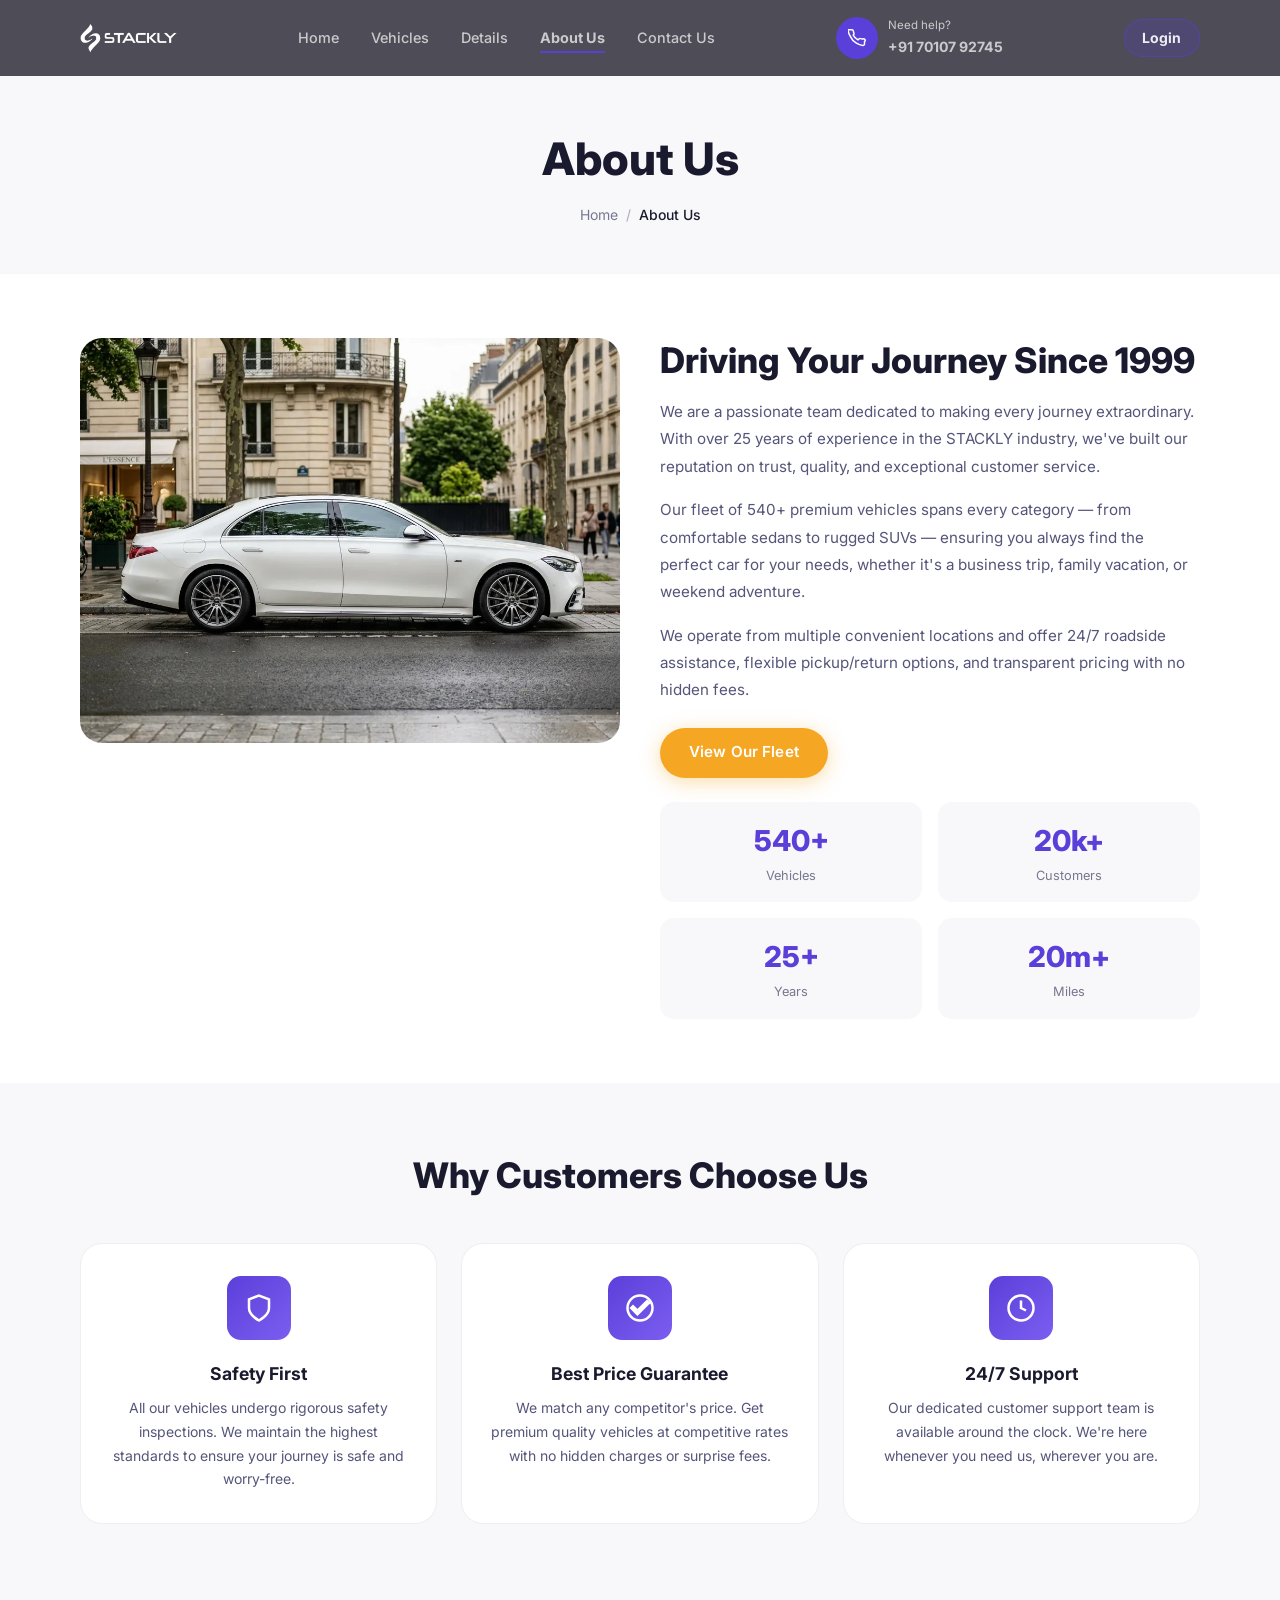
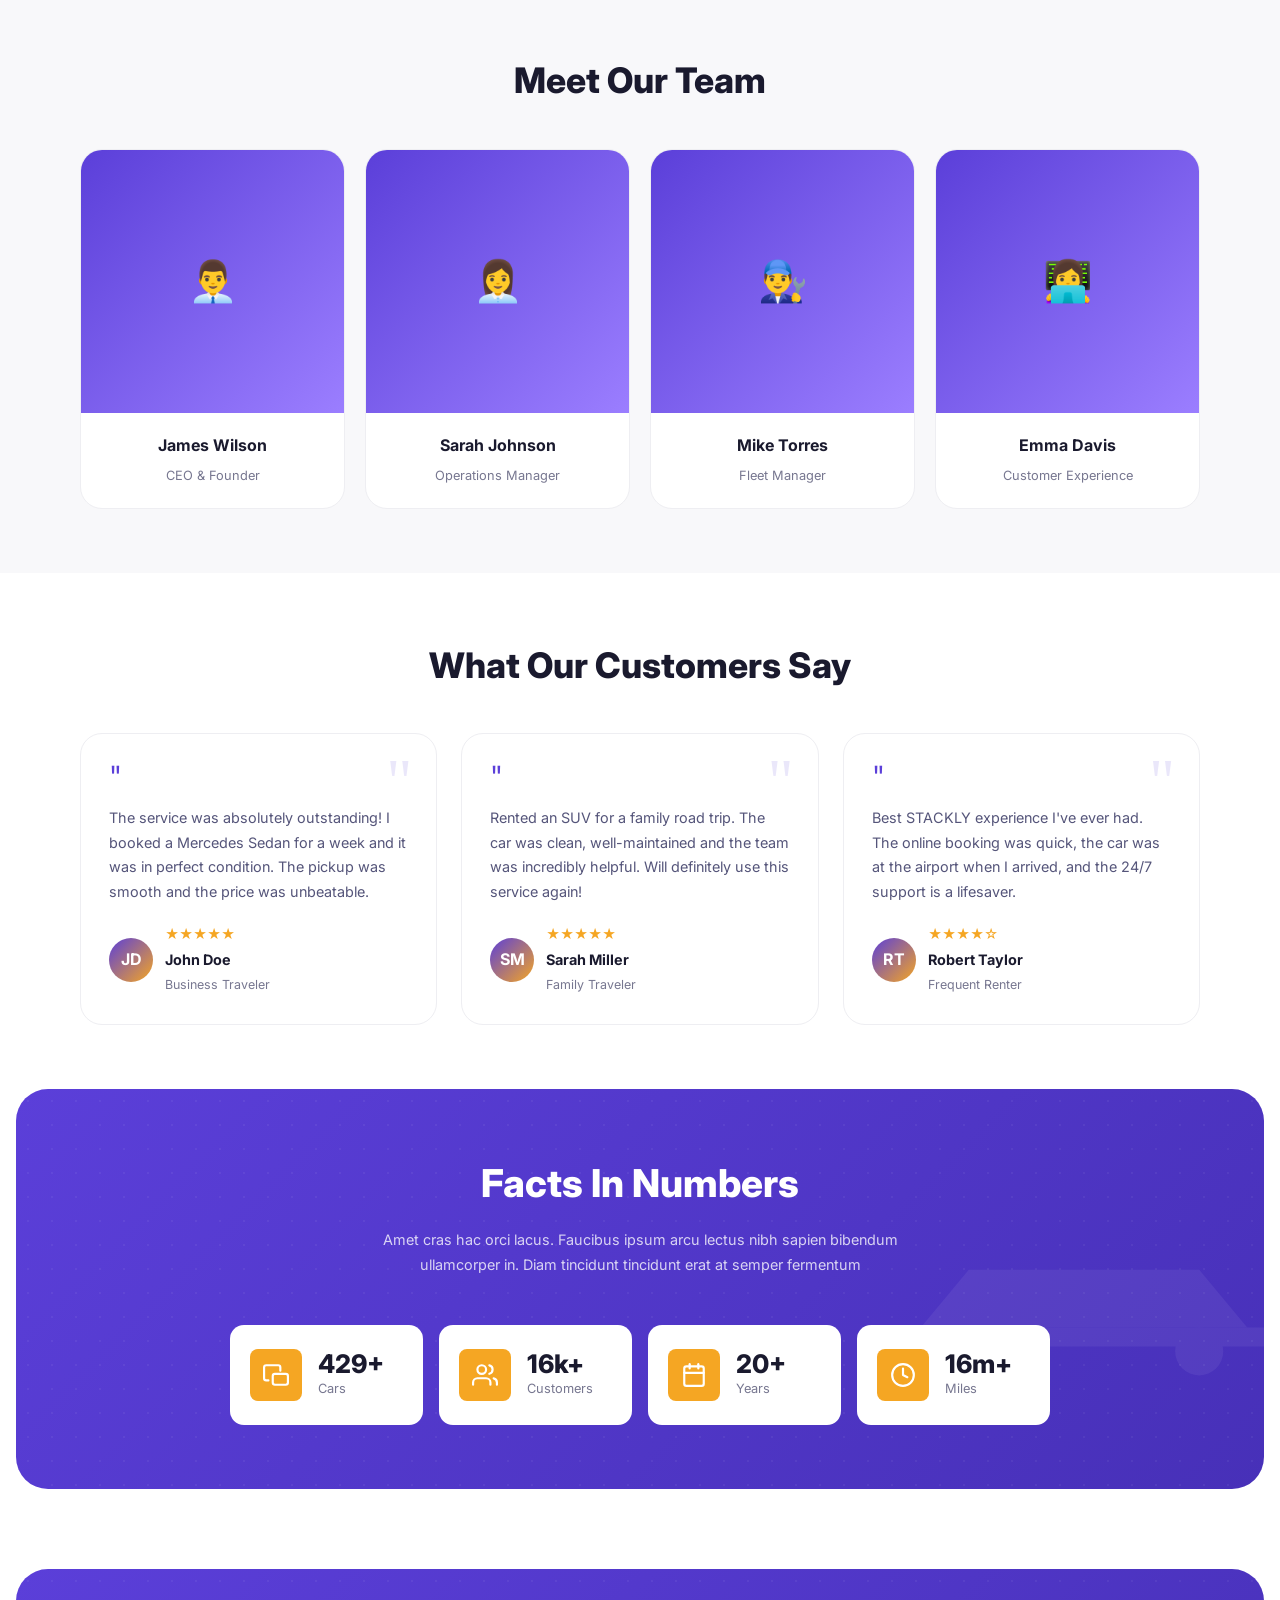
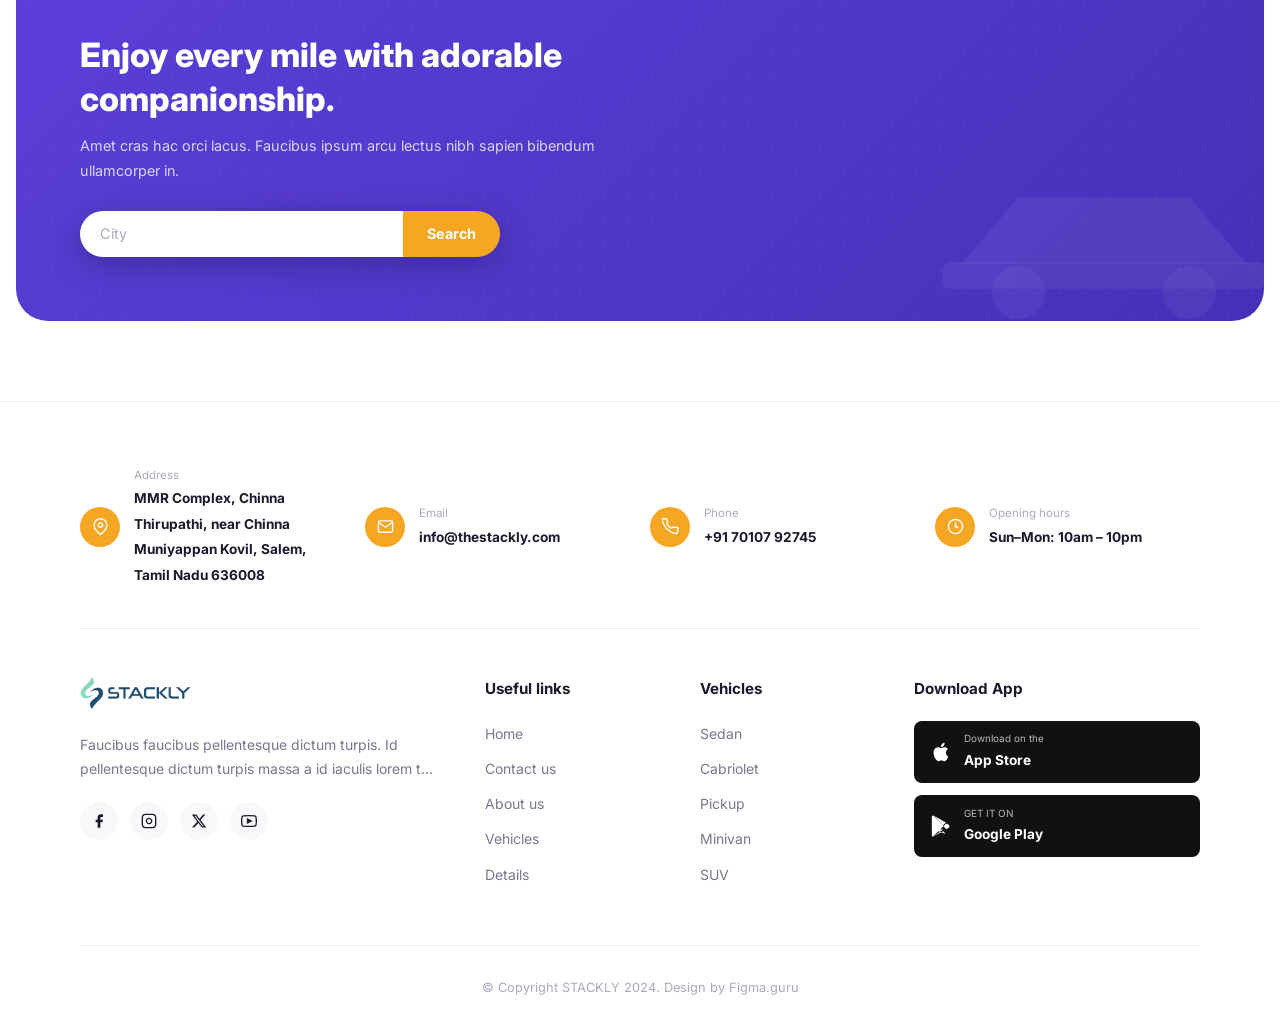
<file: about.html>
<!DOCTYPE html>
<html lang="en">
<head>
  <meta charset="UTF-8" />
  <meta name="viewport" content="width=device-width, initial-scale=1.0" />
  <meta name="description" content="About STACKLY - Learn about our 25+ years of experience providing premium STACKLY services. Trusted by 20,000+ customers worldwide." />
  <title>About Us - STACKLY</title>
  <link rel="stylesheet" href="css/style.css" />
  <link rel="icon" href="data:image/svg+xml,<svg xmlns='http://www.w3.org/2000/svg' viewBox='0 0 32 32'><rect width='32' height='32' rx='8' fill='%235B3FD9'/><text y='22' x='4' font-size='20'>🚗</text></svg>" />
  <style>
    .about-values {
      padding: 4rem 0;
      background: var(--gray-100);
    }
    .about-values h2 {
      font-size: clamp(1.6rem, 4vw, 2.2rem);
      font-weight: 800;
      text-align: center;
      margin-bottom: 2.5rem;
    }
    .values-grid {
      display: grid;
      grid-template-columns: 1fr;
      gap: 1.5rem;
    }
    @media (min-width: 768px) {
      .values-grid { grid-template-columns: repeat(3, 1fr); }
    }
    .value-card {
      background: var(--white);
      border-radius: var(--border-radius-lg);
      padding: 2rem 1.5rem;
      text-align: center;
      transition: var(--transition);
      border: 1.5px solid var(--gray-200);
    }
    .value-card:hover {
      border-color: var(--primary);
      box-shadow: var(--shadow-md);
      transform: translateY(-4px);
    }
    .value-icon {
      width: 64px;
      height: 64px;
      background: linear-gradient(135deg, var(--primary), var(--primary-light));
      border-radius: var(--border-radius-md);
      display: flex;
      align-items: center;
      justify-content: center;
      margin: 0 auto 1.25rem;
    }
    .value-icon svg {
      width: 30px;
      height: 30px;
      stroke: white;
      fill: none;
      stroke-width: 2;
    }
    .value-card h3 {
      font-size: 1.1rem;
      font-weight: 700;
      margin-bottom: 0.5rem;
      color: var(--text-primary);
    }
    .value-card p {
      font-size: 0.875rem;
      color: var(--text-secondary);
      line-height: 1.7;
    }
    .about-mission {
      padding: 4rem 0;
    }
    .mission-layout {
      display: grid;
      grid-template-columns: 1fr;
      gap: 2.5rem;
      align-items: flex-start;
    }
    @media (min-width: 768px) {
      .mission-layout { grid-template-columns: 1fr 1fr; }
    }
    .mission-img {
      border-radius: var(--border-radius-lg);
      overflow: hidden;
      aspect-ratio: 4/3;
    }
    .mission-img img {
      width: 100%;
      height: 100%;
      object-fit: cover;
    }
    .mission-text h2 {
      font-size: clamp(1.6rem, 4vw, 2.2rem);
      font-weight: 800;
      margin-bottom: 1rem;
      line-height: 1.25;
    }
    .mission-text p {
      color: var(--text-secondary);
      line-height: 1.8;
      margin-bottom: 1rem;
      font-size: 0.95rem;
    }
    .mission-stats {
      display: grid;
      grid-template-columns: 1fr 1fr;
      gap: 1rem;
      margin-top: 1.5rem;
    }
    .mini-stat {
      background: var(--gray-100);
      border-radius: var(--border-radius-md);
      padding: 1rem;
      text-align: center;
    }
    .mini-stat .num {
      font-size: 1.8rem;
      font-weight: 800;
      color: var(--primary);
    }
    .mini-stat .lbl {
      font-size: 0.8rem;
      color: var(--gray-500);
      margin-top: 2px;
    }
    .team-section { padding: 4rem 0; background: var(--gray-100); }
    .team-section h2 { font-size: clamp(1.6rem, 4vw, 2.2rem); font-weight: 800; text-align: center; margin-bottom: 2.5rem; }
    .team-member-card {
      background: var(--white);
      border-radius: var(--border-radius-lg);
      overflow: hidden;
      text-align: center;
      transition: var(--transition);
      border: 1.5px solid var(--gray-200);
    }
    .team-member-card:hover {
      box-shadow: var(--shadow-md);
      transform: translateY(-4px);
      border-color: var(--primary);
    }
    .team-member-img {
      aspect-ratio: 1;
      background: linear-gradient(135deg, var(--primary) 0%, #9B7EFF 100%);
      display: flex;
      align-items: center;
      justify-content: center;
      font-size: 2.5rem;
    }
    .team-member-info {
      padding: 1.25rem;
    }
    .team-member-info h4 { font-weight: 700; color: var(--text-primary); margin-bottom: 0.25rem; }
    .team-member-info span { font-size: 0.8rem; color: var(--gray-500); }
    .team-grid-4 {
      display: grid;
      grid-template-columns: 1fr 1fr;
      gap: 1.25rem;
    }
    @media (min-width: 768px) {
      .team-grid-4 { grid-template-columns: repeat(4, 1fr); }
    }
    .testimonials { padding: 4rem 0; }
    .testimonials h2 { font-size: clamp(1.6rem, 4vw, 2.2rem); font-weight: 800; text-align: center; margin-bottom: 2.5rem; }
    .testimonials-grid {
      display: grid;
      grid-template-columns: 1fr;
      gap: 1.5rem;
    }
    @media (min-width: 768px) { .testimonials-grid { grid-template-columns: repeat(3, 1fr); } }
    .testimonial-card {
      background: var(--white);
      border: 1.5px solid var(--gray-200);
      border-radius: var(--border-radius-lg);
      padding: 1.75rem;
      transition: var(--transition);
    }
    .testimonial-card:hover {
      border-color: var(--primary);
      box-shadow: var(--shadow-md);
    }
    .testimonial-quote {
      font-size: 2rem;
      color: var(--primary);
      line-height: 1;
      margin-bottom: 0.75rem;
    }
    .testimonial-text {
      font-size: 0.9rem;
      color: var(--text-secondary);
      line-height: 1.7;
      margin-bottom: 1.25rem;
    }
    .testimonial-author {
      display: flex;
      align-items: center;
      gap: 0.75rem;
    }
    .author-avatar {
      width: 44px;
      height: 44px;
      border-radius: 50%;
      background: linear-gradient(135deg, var(--primary), var(--accent));
      display: flex;
      align-items: center;
      justify-content: center;
      color: white;
      font-weight: 700;
      font-size: 1rem;
      flex-shrink: 0;
    }
    .author-info strong {
      display: block;
      font-size: 0.9rem;
      font-weight: 700;
      color: var(--text-primary);
    }
    .author-info span {
      font-size: 0.78rem;
      color: var(--gray-500);
    }
    .review-stars { color: var(--accent); font-size: 0.85rem; margin-bottom: 2px; }
  </style>
</head>
<body>

  <!-- ======================= NAVBAR ======================= -->
  <nav class="navbar" role="navigation" aria-label="Main navigation">
    <div class="nav-inner container">
      <a href="index.html" class="nav-logo">
        <img src="images/logo-stackly.webp" alt="STACKLY Logo" style="height: 28px; width: auto;" />
      </a>
      <ul class="nav-menu" role="list">
        <li><a href="index.html">Home</a></li>
        <li><a href="vehicles.html">Vehicles</a></li>
        <li><a href="details.html">Details</a></li>
        <li><a href="about.html" class="active">About Us</a></li>
        <li><a href="contact.html">Contact Us</a></li>
      </ul>
      <div class="nav-phone">
        <div class="nav-phone-icon">
          <svg viewBox="0 0 24 24" fill="none" stroke="currentColor" stroke-width="2" width="18" height="18" aria-hidden="true">
            <path d="M22 16.92v3a2 2 0 01-2.18 2 19.79 19.79 0 01-8.63-3.07A19.5 19.5 0 013.07 9.81a19.79 19.79 0 01-3.07-8.67A2 2 0 012.18 1h3a2 2 0 012 1.72c.127.96.361 1.903.7 2.81a2 2 0 01-.45 2.11L6.91 8.15a16 16 0 006.36 6.36l1.27-1.27a2 2 0 012.11-.45c.907.339 1.85.573 2.81.7A2 2 0 0122 16.92z"/>
          </svg>
        </div>
        <div class="nav-phone-text"><span>Need help?</span><strong><a href="tel:+917010792745" style="color: inherit; text-decoration: none;">+91 70107 92745</a></strong></div>
      </div>
      <button class="nav-toggle" aria-label="Toggle mobile menu"><span></span><span></span><span></span></button>
      <div class="nav-login-btn-wrap">
        <a href="login.html" class="nav-login-btn" id="nav-login-link">Login</a>
      </div>
    </div>
  </nav>

  <!-- Mobile Menu -->
  <div class="mobile-menu" role="dialog" aria-modal="true">
    <div class="mobile-menu-inner">
      <div class="mobile-menu-header">
        <a href="index.html" class="nav-logo">STACKLY</a>
        <button class="mobile-menu-close" aria-label="Close menu">&times;</button>
      </div>
      <ul class="mobile-nav-links" role="list">
        <li><a href="index.html">Home</a></li>
        <li><a href="vehicles.html">Vehicles</a></li>
        <li><a href="details.html">Details</a></li>
        <li><a href="about.html" class="active">About Us</a></li>
        <li><a href="contact.html">Contact Us</a></li>
      </ul>
      <div class="mobile-login-wrap" style="margin:1rem 0;"></div>
      <div class="mobile-phone">
        <div class="nav-phone-icon"><svg viewBox="0 0 24 24" fill="none" stroke="currentColor" stroke-width="2" width="18" height="18"><path d="M22 16.92v3a2 2 0 01-2.18 2 19.79 19.79 0 01-8.63-3.07A19.5 19.5 0 013.07 9.81a19.79 19.79 0 01-3.07-8.67A2 2 0 012.18 1h3a2 2 0 012 1.72c.127.96.361 1.903.7 2.81a2 2 0 01-.45 2.11L6.91 8.15a16 16 0 006.36 6.36l1.27-1.27a2 2 0 012.11-.45c.907.339 1.85.573 2.81.7A2 2 0 0122 16.92z"/></svg></div>
        <div class="nav-phone-text"><span>Need help?</span><strong><a href="tel:+917010792745" style="color: inherit; text-decoration: none;">+91 70107 92745</a></strong></div>
      </div>
    </div>
  </div>

  <main>
    <!-- Page Hero -->
    <section class="page-hero" aria-label="About Us header">
      <div class="container">
        <h1>About Us</h1>
        <nav class="breadcrumb" aria-label="Breadcrumb">
          <a href="index.html">Home</a>
          <span class="sep">/</span>
          <span class="current">About Us</span>
        </nav>
      </div>
    </section>

    <!-- About Mission -->
    <section class="about-mission" aria-label="Our mission">
      <div class="container">
        <div class="mission-layout">
          <div class="mission-img reveal">
            <picture>
              <source srcset="images/feature_car_1779693854802.webp" type="image/png"/>
              <img src="images/feature_car_1779693854802.webp" alt="Our premium car fleet" loading="lazy"/>
            </picture>
          </div>
          <div class="mission-text reveal">
            <h2>Driving Your Journey Since 1999</h2>
            <p>We are a passionate team dedicated to making every journey extraordinary. With over 25 years of experience in the STACKLY industry, we've built our reputation on trust, quality, and exceptional customer service.</p>
            <p>Our fleet of 540+ premium vehicles spans every category — from comfortable sedans to rugged SUVs — ensuring you always find the perfect car for your needs, whether it's a business trip, family vacation, or weekend adventure.</p>
            <p>We operate from multiple convenient locations and offer 24/7 roadside assistance, flexible pickup/return options, and transparent pricing with no hidden fees.</p>
            <a href="vehicles.html" class="btn btn-primary" id="about-view-fleet-btn" style="display:inline-flex;margin-top:0.5rem;">View Our Fleet</a>
            <div class="mission-stats">
              <div class="mini-stat">
                <div class="num">540+</div>
                <div class="lbl">Vehicles</div>
              </div>
              <div class="mini-stat">
                <div class="num">20k+</div>
                <div class="lbl">Customers</div>
              </div>
              <div class="mini-stat">
                <div class="num">25+</div>
                <div class="lbl">Years</div>
              </div>
              <div class="mini-stat">
                <div class="num">20m+</div>
                <div class="lbl">Miles</div>
              </div>
            </div>
          </div>
        </div>
      </div>
    </section>

    <!-- Values Section -->
    <section class="about-values" aria-label="Our values">
      <div class="container">
        <h2>Why Customers Choose Us</h2>
        <div class="values-grid">
          <div class="value-card reveal">
            <div class="value-icon" aria-hidden="true">
              <svg viewBox="0 0 24 24"><path d="M12 22s8-4 8-10V5l-8-3-8 3v7c0 6 8 10 8 10z"/></svg>
            </div>
            <h3>Safety First</h3>
            <p>All our vehicles undergo rigorous safety inspections. We maintain the highest standards to ensure your journey is safe and worry-free.</p>
          </div>

          <div class="value-card reveal">
            <div class="value-icon" aria-hidden="true">
              <svg viewBox="0 0 24 24"><path d="M12 2C6.48 2 2 6.48 2 12s4.48 10 10 10 10-4.48 10-10S17.52 2 12 2zm-2 15l-5-5 1.41-1.41L10 14.17l7.59-7.59L19 8l-9 9z"/></svg>
            </div>
            <h3>Best Price Guarantee</h3>
            <p>We match any competitor's price. Get premium quality vehicles at competitive rates with no hidden charges or surprise fees.</p>
          </div>

          <div class="value-card reveal">
            <div class="value-icon" aria-hidden="true">
              <svg viewBox="0 0 24 24"><circle cx="12" cy="12" r="10"/><polyline points="12 6 12 12 16 14"/></svg>
            </div>
            <h3>24/7 Support</h3>
            <p>Our dedicated customer support team is available around the clock. We're here whenever you need us, wherever you are.</p>
          </div>
        </div>
      </div>
    </section>

    <!-- Team Section -->
    <section class="team-section" aria-label="Our team">
      <div class="container">
        <h2>Meet Our Team</h2>
        <div class="team-grid-4">
          <div class="team-member-card reveal">
            <div class="team-member-img" aria-hidden="true">👨‍💼</div>
            <div class="team-member-info">
              <h4>James Wilson</h4>
              <span>CEO & Founder</span>
            </div>
          </div>
          <div class="team-member-card reveal">
            <div class="team-member-img" aria-hidden="true">👩‍💼</div>
            <div class="team-member-info">
              <h4>Sarah Johnson</h4>
              <span>Operations Manager</span>
            </div>
          </div>
          <div class="team-member-card reveal">
            <div class="team-member-img" aria-hidden="true">👨‍🔧</div>
            <div class="team-member-info">
              <h4>Mike Torres</h4>
              <span>Fleet Manager</span>
            </div>
          </div>
          <div class="team-member-card reveal">
            <div class="team-member-img" aria-hidden="true">👩‍💻</div>
            <div class="team-member-info">
              <h4>Emma Davis</h4>
              <span>Customer Experience</span>
            </div>
          </div>
        </div>
      </div>
    </section>

    <!-- Testimonials -->
    <section class="testimonials" aria-label="Customer testimonials">
      <div class="container">
        <h2>What Our Customers Say</h2>
        <div class="testimonials-grid">
          <div class="testimonial-card reveal">
            <div class="testimonial-quote" aria-hidden="true">"</div>
            <p class="testimonial-text">The service was absolutely outstanding! I booked a Mercedes Sedan for a week and it was in perfect condition. The pickup was smooth and the price was unbeatable.</p>
            <div class="testimonial-author">
              <div class="author-avatar" aria-hidden="true">JD</div>
              <div class="author-info">
                <div class="review-stars" aria-label="5 stars">★★★★★</div>
                <strong>John Doe</strong>
                <span>Business Traveler</span>
              </div>
            </div>
          </div>

          <div class="testimonial-card reveal">
            <div class="testimonial-quote" aria-hidden="true">"</div>
            <p class="testimonial-text">Rented an SUV for a family road trip. The car was clean, well-maintained and the team was incredibly helpful. Will definitely use this service again!</p>
            <div class="testimonial-author">
              <div class="author-avatar" aria-hidden="true">SM</div>
              <div class="author-info">
                <div class="review-stars" aria-label="5 stars">★★★★★</div>
                <strong>Sarah Miller</strong>
                <span>Family Traveler</span>
              </div>
            </div>
          </div>

          <div class="testimonial-card reveal">
            <div class="testimonial-quote" aria-hidden="true">"</div>
            <p class="testimonial-text">Best STACKLY experience I've ever had. The online booking was quick, the car was at the airport when I arrived, and the 24/7 support is a lifesaver.</p>
            <div class="testimonial-author">
              <div class="author-avatar" aria-hidden="true">RT</div>
              <div class="author-info">
                <div class="review-stars" aria-label="4 stars">★★★★☆</div>
                <strong>Robert Taylor</strong>
                <span>Frequent Renter</span>
              </div>
            </div>
          </div>
        </div>
      </div>
    </section>

    <!-- Facts -->
    <section class="facts-section" aria-label="Facts in numbers">
      <svg class="facts-car-bg" viewBox="0 0 500 200" fill="none" aria-hidden="true">
        <path d="M80 140 L130 80 H370 L420 140 H80Z" fill="white"/>
        <path d="M60 140 H440 V160 H60Z" fill="white"/>
        <circle cx="130" cy="165" r="25" fill="white"/>
        <circle cx="370" cy="165" r="25" fill="white"/>
      </svg>
      <h2>Facts In Numbers</h2>
      <p>Amet cras hac orci lacus. Faucibus ipsum arcu lectus nibh sapien bibendum ullamcorper in. Diam tincidunt tincidunt erat at semper fermentum</p>
      <div class="facts-grid">
        <div class="fact-card reveal"><div class="fact-icon"><svg viewBox="0 0 24 24" stroke-linecap="round" stroke-linejoin="round"><path d="M5 17H3a2 2 0 01-2-2V5a2 2 0 012-2h11a2 2 0 012 2v3"/><rect x="9" y="11" width="14" height="10" rx="2"/></svg></div><div><div class="fact-number" data-target="540" data-suffix="+">0+</div><div class="fact-label">Cars</div></div></div>
        <div class="fact-card reveal"><div class="fact-icon"><svg viewBox="0 0 24 24" stroke-linecap="round" stroke-linejoin="round"><path d="M17 21v-2a4 4 0 00-4-4H5a4 4 0 00-4 4v2"/><circle cx="9" cy="7" r="4"/><path d="M23 21v-2a4 4 0 00-3-3.87M16 3.13a4 4 0 010 7.75"/></svg></div><div><div class="fact-number" data-target="20" data-suffix="k+">0k+</div><div class="fact-label">Customers</div></div></div>
        <div class="fact-card reveal"><div class="fact-icon"><svg viewBox="0 0 24 24" stroke-linecap="round" stroke-linejoin="round"><rect x="3" y="4" width="18" height="18" rx="2"/><line x1="16" y1="2" x2="16" y2="6"/><line x1="8" y1="2" x2="8" y2="6"/><line x1="3" y1="10" x2="21" y2="10"/></svg></div><div><div class="fact-number" data-target="25" data-suffix="+">0+</div><div class="fact-label">Years</div></div></div>
        <div class="fact-card reveal"><div class="fact-icon"><svg viewBox="0 0 24 24" stroke-linecap="round" stroke-linejoin="round"><circle cx="12" cy="12" r="10"/><path d="M12 6v6l4 2"/></svg></div><div><div class="fact-number" data-target="20" data-suffix="m+">0m+</div><div class="fact-label">Miles</div></div></div>
      </div>
    </section>

    <!-- CTA -->
    <section class="cta-section" aria-label="Search cars by city">
      <svg class="cta-car-img" viewBox="0 0 400 200" fill="none" aria-hidden="true">
        <path d="M50 140 L110 70 H290 L350 140 H50Z" fill="rgba(255,255,255,0.3)"/>
        <rect x="30" y="138" width="340" height="28" rx="8" fill="rgba(255,255,255,0.3)"/>
        <circle cx="110" cy="170" r="28" fill="rgba(255,255,255,0.25)"/>
        <circle cx="290" cy="170" r="28" fill="rgba(255,255,255,0.25)"/>
      </svg>
      <div class="cta-content">
        <h2>Enjoy every mile with adorable companionship.</h2>
        <p>Amet cras hac orci lacus. Faucibus ipsum arcu lectus nibh sapien bibendum ullamcorper in.</p>
        <div class="cta-search" role="search">
          <label for="cta-city-about" class="sr-only">Enter city</label>
          <input type="text" id="cta-city-about" placeholder="City" aria-label="Enter city"/>
          <button type="button" id="cta-search-about-btn">Search</button>
        </div>
      </div>
    </section>
  </main>

  <!-- ======================= FOOTER ======================= -->
  <footer class="footer" role="contentinfo">
    <div class="container">
      <!-- Contact strip -->
      <div class="footer-contacts">
        <div class="footer-contact-item" data-anim="fade-up" data-delay="100">
          <div class="footer-contact-icon">
            <svg viewBox="0 0 24 24"><path d="M21 10c0 7-9 13-9 13s-9-6-9-13a9 9 0 0118 0z"/><circle cx="12" cy="10" r="3"/></svg>
          </div>
          <div><small>Address</small><strong>MMR Complex, Chinna Thirupathi, near Chinna Muniyappan Kovil, Salem, Tamil Nadu 636008</strong></div>
        </div>
        <div class="footer-contact-item" data-anim="fade-up" data-delay="200">
          <div class="footer-contact-icon">
            <svg viewBox="0 0 24 24"><path d="M4 4h16c1.1 0 2 .9 2 2v12c0 1.1-.9 2-2 2H4c-1.1 0-2-.9-2-2V6c0-1.1.9-2 2-2z"/><polyline points="22,6 12,13 2,6"/></svg>
          </div>
          <div><small>Email</small><strong><a href="mailto:info@thestackly.com" style="color: inherit; text-decoration: none;">info@thestackly.com</a></strong></div>
        </div>
        <div class="footer-contact-item" data-anim="fade-up" data-delay="300">
          <div class="footer-contact-icon">
            <svg viewBox="0 0 24 24"><path d="M22 16.92v3a2 2 0 01-2.18 2 19.79 19.79 0 01-8.63-3.07A19.5 19.5 0 013.07 9.81a19.79 19.79 0 01-3.07-8.67A2 2 0 012.18 1h3a2 2 0 012 1.72c.127.96.361 1.903.7 2.81a2 2 0 01-.45 2.11L6.91 8.15a16 16 0 006.36 6.36l1.27-1.27a2 2 0 012.11-.45c.907.339 1.85.573 2.81.7A2 2 0 0122 16.92z"/></svg>
          </div>
          <div><small>Phone</small><strong><a href="tel:+917010792745" style="color: inherit; text-decoration: none;">+91 70107 92745</a></strong></div>
        </div>
        <div class="footer-contact-item" data-anim="fade-up" data-delay="400">
          <div class="footer-contact-icon">
            <svg viewBox="0 0 24 24"><circle cx="12" cy="12" r="10"/><polyline points="12 6 12 12 16 14"/></svg>
          </div>
          <div><small>Opening hours</small><strong>Sun–Mon: 10am – 10pm</strong></div>
        </div>
      </div>

      <!-- Footer columns -->
      <div class="footer-cols">
        <!-- Brand -->
        <div class="footer-col footer-col-brand" data-anim="fade-up">
          <a href="index.html" class="footer-logo">
            <img src="images/logo-stackly.webp" alt="STACKLY Logo" style="height: 32px; width: auto; margin-bottom: 0.5rem;" />
          </a>
          <p class="footer-tagline">Faucibus faucibus pellentesque dictum turpis. Id pellentesque dictum turpis massa a id iaculis lorem t...</p>
          <div class="social-links" aria-label="Social media links">
            <a href="404.html" class="social-link" aria-label="Facebook">
              <svg viewBox="0 0 24 24" fill="currentColor"><path d="M18 2h-3a5 5 0 00-5 5v3H7v4h3v8h4v-8h3l1-4h-4V7a1 1 0 011-1h3z"/></svg>
            </a>
            <a href="404.html" class="social-link" aria-label="Instagram">
              <svg viewBox="0 0 24 24" fill="none" stroke="currentColor" stroke-width="2"><rect x="2" y="2" width="20" height="20" rx="5" ry="5"/><path d="M16 11.37A4 4 0 1112.63 8 4 4 0 0116 11.37z"/><line x1="17.5" y1="6.5" x2="17.51" y2="6.5"/></svg>
            </a>
            <a href="404.html" class="social-link" aria-label="X/Twitter">
              <svg viewBox="0 0 24 24" fill="currentColor"><path d="M18.244 2.25h3.308l-7.227 8.26 8.502 11.24H16.17l-5.214-6.817L4.99 21.75H1.68l7.73-8.835L1.254 2.25H8.08l4.713 6.231zm-1.161 17.52h1.833L7.084 4.126H5.117z"/></svg>
            </a>
            <a href="404.html" class="social-link" aria-label="YouTube">
              <svg viewBox="0 0 24 24" fill="none" stroke="currentColor" stroke-width="2"><path d="M22.54 6.42a2.78 2.78 0 00-1.95-1.96C18.88 4 12 4 12 4s-6.88 0-8.59.46A2.78 2.78 0 001.46 6.42 29 29 0 001 12a29 29 0 00.46 5.58A2.78 2.78 0 003.41 19.6C5.12 20 12 20 12 20s6.88 0 8.59-.46a2.78 2.78 0 001.95-1.95A29 29 0 0023 12a29 29 0 00-.46-5.58z"/><polygon points="9.75 15.02 15.5 12 9.75 8.98 9.75 15.02" fill="currentColor"/></svg>
            </a>
          </div>
        </div>

        <!-- Useful Links -->
        <div class="footer-col" data-anim="fade-up" data-delay="100">
          <h4>Useful links</h4>
          <ul>
            <li><a href="index.html">Home</a></li>
            <li><a href="contact.html">Contact us</a></li>
            <li><a href="about.html">About us</a></li>
            <li><a href="vehicles.html">Vehicles</a></li>
            <li><a href="details.html">Details</a></li>
          </ul>
        </div>

        <!-- Vehicles -->
        <div class="footer-col" data-anim="fade-up" data-delay="200">
          <h4>Vehicles</h4>
          <ul>
            <li><a href="vehicles.html">Sedan</a></li>
            <li><a href="vehicles.html">Cabriolet</a></li>
            <li><a href="vehicles.html">Pickup</a></li>
            <li><a href="vehicles.html">Minivan</a></li>
            <li><a href="vehicles.html">SUV</a></li>
          </ul>
        </div>

        <!-- Download App -->
        <div class="footer-col" data-anim="fade-up" data-delay="300">
          <h4>Download App</h4>
          <div class="app-btns">
            <a href="404.html" class="app-btn" id="appstore-btn" aria-label="Download on App Store">
              <svg viewBox="0 0 24 24" fill="currentColor"><path d="M18.71 19.5c-.83 1.24-1.71 2.45-3.05 2.47-1.34.03-1.77-.79-3.29-.79-1.53 0-2 .77-3.27.82-1.31.05-2.3-1.32-3.14-2.53C4.25 17 2.94 12.45 4.7 9.39c.87-1.52 2.43-2.48 4.12-2.51 1.28-.02 2.5.87 3.29.87.78 0 2.26-1.07 3.8-.91.65.03 2.47.26 3.64 1.98l-.09.06c-.22.14-2.2 1.28-2.18 3.81.03 3.02 2.65 4.03 2.68 4.04l-.05.23zM13 3.5c.73-.83 1.94-1.46 2.94-1.5.13 1.17-.34 2.35-1.04 3.19-.69.85-1.83 1.51-2.95 1.42-.15-1.15.41-2.35 1.05-3.11z"/></svg>
              <div class="app-btn-text"><small>Download on the</small><strong>App Store</strong></div>
            </a>
            <a href="404.html" class="app-btn" id="playstore-btn" aria-label="Get it on Google Play">
              <svg viewBox="0 0 24 24" fill="currentColor"><path d="M3.18 23.76A2 2 0 012 22V2a2 2 0 011.18-1.76l11.68 11.76L3.18 23.76zM20.36 10.76l-2.6-1.48-3.08 3.1 3.08 3.1 2.64-1.5a2 2 0 000-3.22zM4.16.7l13.12 7.44-2.92 2.94L4.16.7zM14.36 15.8L4.16 23.3l10.2-5.56 2.92 2.94-13.12-4.88z"/></svg>
              <div class="app-btn-text"><small>GET IT ON</small><strong>Google Play</strong></div>
            </a>
          </div>
        </div>
      </div>

      <div class="footer-bottom">
        <p>&copy; Copyright STACKLY 2024. Design by Figma.guru</p>
      </div>
    </div>
  </footer>

  <style>.sr-only{position:absolute;width:1px;height:1px;padding:0;margin:-1px;overflow:hidden;clip:rect(0,0,0,0);white-space:nowrap;border-width:0}</style>
  <script src="js/auth.js"></script>
  <script src="js/main.js"></script>
</body>
</html>
</file>
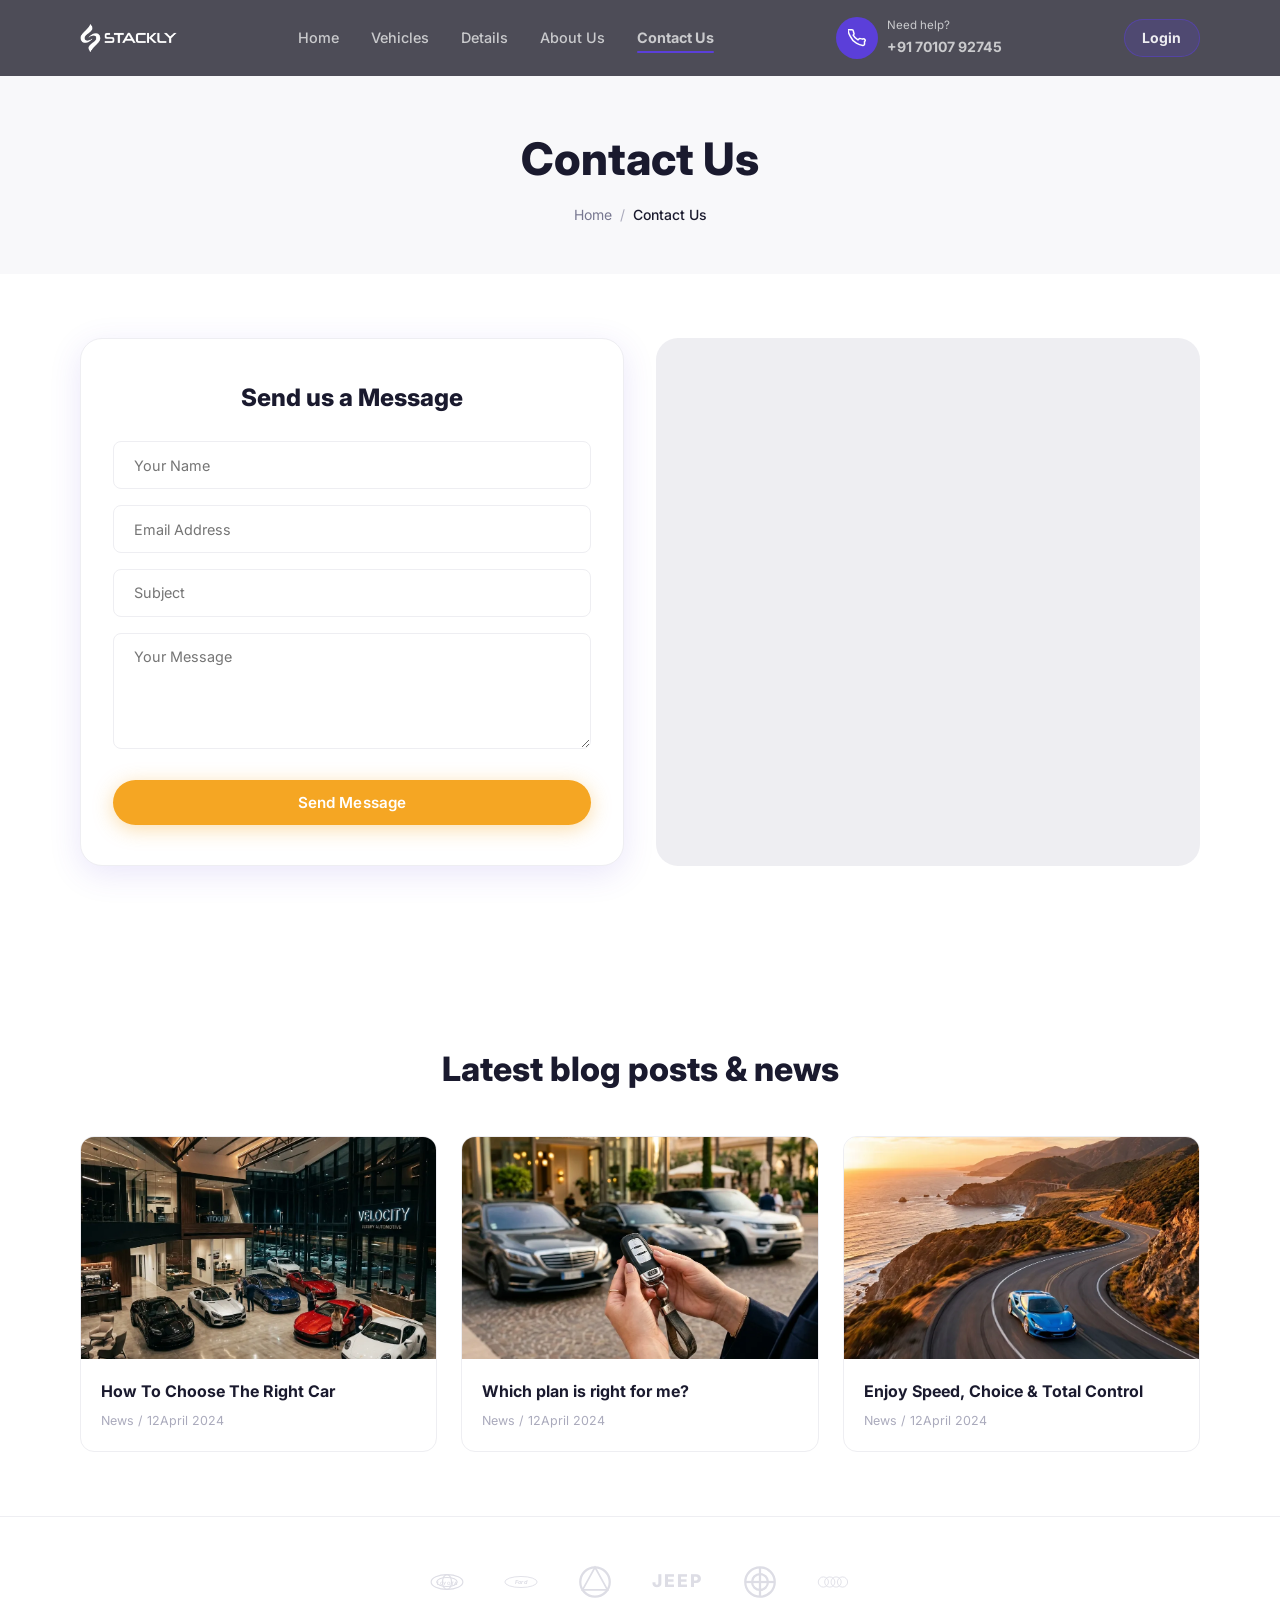
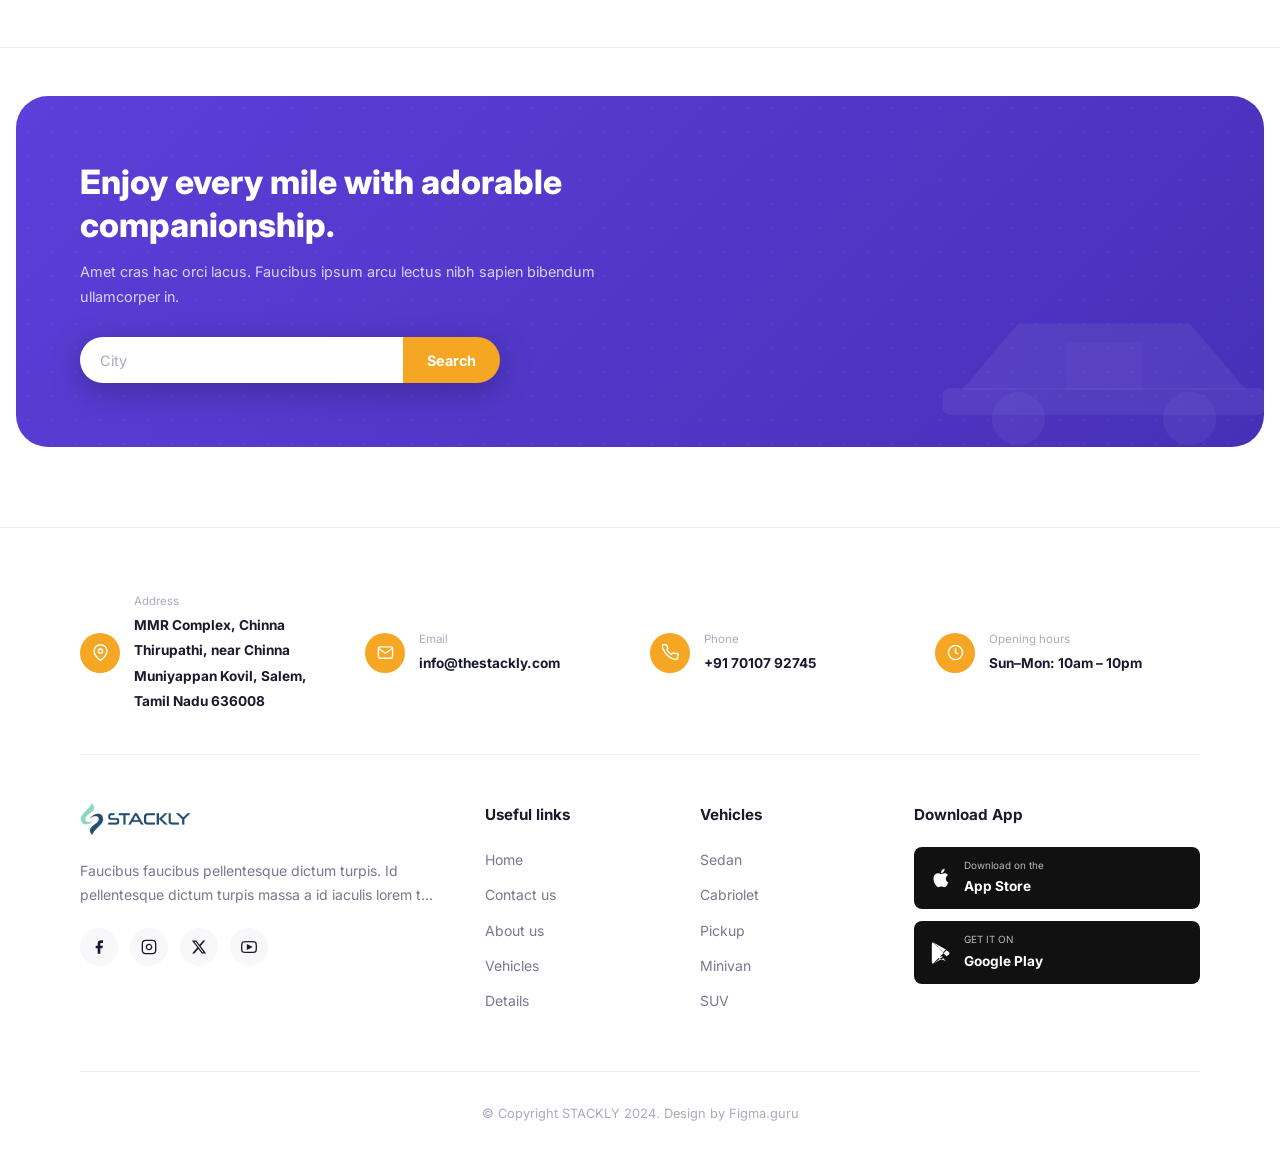
<file: contact.html>
<!DOCTYPE html>
<html lang="en">
<head>
  <meta charset="UTF-8" />
  <meta name="viewport" content="width=device-width, initial-scale=1.0" />
  <meta name="description" content="Contact STACKLY - Reach us for bookings, support or any inquiries. Visit our office at MMR Complex, Chinna Thirupathi, near Chinna Muniyappan Kovil, Salem, Tamil Nadu 636008 or call +91 70107 92745." />
  <title>Contact Us - STACKLY</title>
  <link rel="stylesheet" href="css/style.css" />
  <link rel="icon" href="data:image/svg+xml,<svg xmlns='http://www.w3.org/2000/svg' viewBox='0 0 32 32'><rect width='32' height='32' rx='8' fill='%235B3FD9'/><text y='22' x='4' font-size='20'>🚗</text></svg>" />
</head>
<body>

  <!-- ======================= NAVBAR ======================= -->
  <nav class="navbar" role="navigation" aria-label="Main navigation">
    <div class="nav-inner container">
      <a href="index.html" class="nav-logo">
        <img src="images/logo-stackly.webp" alt="STACKLY Logo" style="height: 28px; width: auto;" />
      </a>
      <ul class="nav-menu" role="list">
        <li><a href="index.html">Home</a></li>
        <li><a href="vehicles.html">Vehicles</a></li>
        <li><a href="details.html">Details</a></li>
        <li><a href="about.html">About Us</a></li>
        <li><a href="contact.html" class="active">Contact Us</a></li>
      </ul>
      <div class="nav-phone">
        <div class="nav-phone-icon">
          <svg viewBox="0 0 24 24" fill="none" stroke="currentColor" stroke-width="2" width="18" height="18" aria-hidden="true">
            <path d="M22 16.92v3a2 2 0 01-2.18 2 19.79 19.79 0 01-8.63-3.07A19.5 19.5 0 013.07 9.81a19.79 19.79 0 01-3.07-8.67A2 2 0 012.18 1h3a2 2 0 012 1.72c.127.96.361 1.903.7 2.81a2 2 0 01-.45 2.11L6.91 8.15a16 16 0 006.36 6.36l1.27-1.27a2 2 0 012.11-.45c.907.339 1.85.573 2.81.7A2 2 0 0122 16.92z"/>
          </svg>
        </div>
        <div class="nav-phone-text">
          <span>Need help?</span>
          <strong><a href="tel:+917010792745" style="color: inherit; text-decoration: none;">+91 70107 92745</a></strong>
        </div>
      </div>
      <button class="nav-toggle" aria-label="Toggle mobile menu">
        <span></span><span></span><span></span>
      </button>
      <div class="nav-login-btn-wrap">
        <a href="login.html" class="nav-login-btn" id="nav-login-link">Login</a>
      </div>
    </div>
  </nav>

  <!-- Mobile Menu -->
  <div class="mobile-menu" role="dialog" aria-modal="true">
    <div class="mobile-menu-inner">
      <div class="mobile-menu-header">
        <a href="index.html" class="nav-logo">STACKLY</a>
        <button class="mobile-menu-close" aria-label="Close menu">&times;</button>
      </div>
      <ul class="mobile-nav-links" role="list">
        <li><a href="index.html">Home</a></li>
        <li><a href="vehicles.html">Vehicles</a></li>
        <li><a href="details.html">Details</a></li>
        <li><a href="about.html">About Us</a></li>
        <li><a href="contact.html" class="active">Contact Us</a></li>
      </ul>
      <div class="mobile-login-wrap" style="margin:1rem 0;"></div>
      <div class="mobile-phone">
        <div class="nav-phone-icon">
          <svg viewBox="0 0 24 24" fill="none" stroke="currentColor" stroke-width="2" width="18" height="18">
            <path d="M22 16.92v3a2 2 0 01-2.18 2 19.79 19.79 0 01-8.63-3.07A19.5 19.5 0 013.07 9.81a19.79 19.79 0 01-3.07-8.67A2 2 0 012.18 1h3a2 2 0 012 1.72c.127.96.361 1.903.7 2.81a2 2 0 01-.45 2.11L6.91 8.15a16 16 0 006.36 6.36l1.27-1.27a2 2 0 012.11-.45c.907.339 1.85.573 2.81.7A2 2 0 0122 16.92z"/>
          </svg>
        </div>
        <div class="nav-phone-text">
          <span>Need help?</span>
          <strong><a href="tel:+917010792745" style="color: inherit; text-decoration: none;">+91 70107 92745</a></strong>
        </div>
      </div>
    </div>
  </div>

  <main>
    <!-- ======================= PAGE HERO ======================= -->
    <section class="page-hero" aria-label="Contact Us header">
      <div class="container">
        <h1>Contact Us</h1>
        <nav class="breadcrumb" aria-label="Breadcrumb">
          <a href="index.html">Home</a>
          <span class="sep" aria-hidden="true">/</span>
          <span class="current">Contact Us</span>
        </nav>
      </div>
    </section>

    <!-- ======================= CONTACT MAIN ======================= -->
    <section class="contact-section" aria-label="Contact form and map">
      <div class="container">
        <div class="contact-grid">
          <!-- Booking Form (Purple) -->
          <div class="contact-book-card reveal">
            <h2>Send us a Message</h2>
            <form class="book-form" id="contact-message-form" action="404.html" method="GET">
              <div class="form-group" style="margin-bottom: 1rem;">
                <label for="contact-name" class="sr-only">Your Name</label>
                <input type="text" id="contact-name" class="form-control" placeholder="Your Name" required aria-label="Your Name" style="width: 100%; padding: 0.9rem 1.25rem; border-radius: 8px; border: 1px solid var(--gray-200); font-family: inherit; font-size: 0.9rem; outline: none;" onfocus="this.style.borderColor='var(--accent)'" onblur="this.style.borderColor='var(--gray-200)'" />
              </div>
              <div class="form-group" style="margin-bottom: 1rem;">
                <label for="contact-email" class="sr-only">Email Address</label>
                <input type="email" id="contact-email" class="form-control" placeholder="Email Address" required aria-label="Email Address" style="width: 100%; padding: 0.9rem 1.25rem; border-radius: 8px; border: 1px solid var(--gray-200); font-family: inherit; font-size: 0.9rem; outline: none;" onfocus="this.style.borderColor='var(--accent)'" onblur="this.style.borderColor='var(--gray-200)'" />
              </div>
              <div class="form-group" style="margin-bottom: 1rem;">
                <label for="contact-subject" class="sr-only">Subject</label>
                <input type="text" id="contact-subject" class="form-control" placeholder="Subject" required aria-label="Subject" style="width: 100%; padding: 0.9rem 1.25rem; border-radius: 8px; border: 1px solid var(--gray-200); font-family: inherit; font-size: 0.9rem; outline: none;" onfocus="this.style.borderColor='var(--accent)'" onblur="this.style.borderColor='var(--gray-200)'" />
              </div>
              <div class="form-group" style="margin-bottom: 1.5rem;">
                <label for="contact-message" class="sr-only">Message</label>
                <textarea id="contact-message" class="form-control" rows="5" placeholder="Your Message" required aria-label="Your Message" style="resize:vertical; width: 100%; padding: 0.9rem 1.25rem; border-radius: 8px; border: 1px solid var(--gray-200); font-family: inherit; font-size: 0.9rem; outline: none;" onfocus="this.style.borderColor='var(--accent)'" onblur="this.style.borderColor='var(--gray-200)'"></textarea>
              </div>
              <button type="submit" class="btn btn-primary" id="contact-msg-btn" style="width: 100%;">Send Message</button>
            </form>
          </div>

          <!-- Map / Image -->
          <div class="contact-map reveal" aria-label="Location map" style="min-height: 400px; display: flex;">
            <iframe src="https://www.google.com/maps/embed?pb=!1m18!1m12!1m3!1d15628.74962295604!2d78.1361284!3d11.6816041!2m3!1f0!2f0!3f0!3m2!1i1024!2i768!4f13.1!3m3!1m2!1s0x3babf1d072c4315d%3A0xcce8f3e5b3e20e89!2sSalem%2C%20Tamil%20Nadu!5e0!3m2!1sen!2sin!4v1700000000000!5m2!1sen!2sin" width="100%" height="100%" style="border:0; border-radius:12px; flex: 1;" allowfullscreen="" loading="lazy" referrerpolicy="no-referrer-when-downgrade"></iframe>
          </div>
        </div>
      </div>
    </section>

    <!-- ======================= BLOG POSTS ======================= -->
    <section class="blog-section" aria-label="Latest blog posts">
      <div class="container">
        <h2>Latest blog posts &amp; news</h2>
        <div class="blog-grid">
          <article class="blog-card reveal">
            <div class="blog-card-img">
              <picture>
                <source srcset="images/blog_car1_1779693923006.webp" type="image/png" />
                <img src="images/blog_car1_1779693923006.webp" alt="How To Choose The Right Car" loading="lazy" />
              </picture>
            </div>
            <div class="blog-card-body">
              <h3>How To Choose The Right Car</h3>
              <p class="blog-meta">News / 12April 2024</p>
            </div>
          </article>

          <article class="blog-card reveal">
            <div class="blog-card-img">
              <picture>
                <source srcset="images/blog_car2_1779693884442.webp" type="image/png" />
                <img src="images/blog_car2_1779693884442.webp" alt="Which plan is right for me?" loading="lazy" />
              </picture>
            </div>
            <div class="blog-card-body">
              <h3>Which plan is right for me?</h3>
              <p class="blog-meta">News / 12April 2024</p>
            </div>
          </article>

          <article class="blog-card reveal">
            <div class="blog-card-img">
              <picture>
                <source srcset="images/blog_car3_1779693900434.webp" type="image/png" />
                <img src="images/blog_car3_1779693900434.webp" alt="Enjoy Speed, Choice & Total Control" loading="lazy" />
              </picture>
            </div>
            <div class="blog-card-body">
              <h3>Enjoy Speed, Choice &amp; Total Control</h3>
              <p class="blog-meta">News / 12April 2024</p>
            </div>
          </article>
        </div>
      </div>
    </section>

    <!-- ======================= BRAND LOGOS ======================= -->
    <section class="brands-section" aria-label="Car brands we offer">
      <div class="container">
        <div class="brands-grid">
          <div class="brand-logo" aria-label="Toyota">
            <svg viewBox="0 0 60 30" fill="currentColor">
              <ellipse cx="30" cy="15" rx="28" ry="13" fill="none" stroke="currentColor" stroke-width="2"/>
              <ellipse cx="30" cy="15" rx="18" ry="8" fill="none" stroke="currentColor" stroke-width="2"/>
              <ellipse cx="30" cy="15" rx="8" ry="13" fill="none" stroke="currentColor" stroke-width="2"/>
              <text x="30" y="20" text-anchor="middle" font-size="8" font-weight="bold" fill="currentColor">TOYOTA</text>
            </svg>
          </div>
          <div class="brand-logo" aria-label="Ford">
            <svg viewBox="0 0 80 30" fill="none">
              <ellipse cx="40" cy="15" rx="38" ry="13" fill="none" stroke="currentColor" stroke-width="2"/>
              <text x="40" y="20" text-anchor="middle" font-size="13" font-weight="bold" fill="currentColor" font-style="italic">Ford</text>
            </svg>
          </div>
          <div class="brand-logo" aria-label="Mercedes-Benz">
            <svg viewBox="0 0 30 30" fill="none">
              <circle cx="15" cy="15" r="13" stroke="currentColor" stroke-width="2"/>
              <path d="M15 2 L15 28 M2 15 L28 15" stroke="currentColor" stroke-width="0" fill="none"/>
              <path d="M15 2 L26 22 L4 22 Z" stroke="currentColor" stroke-width="1.5" fill="none"/>
            </svg>
          </div>
          <div class="brand-logo" aria-label="Jeep">
            <span style="font-size:1.1rem;font-weight:800;letter-spacing:2px;">JEEP</span>
          </div>
          <div class="brand-logo" aria-label="BMW">
            <svg viewBox="0 0 30 30" fill="none">
              <circle cx="15" cy="15" r="13" stroke="currentColor" stroke-width="2"/>
              <circle cx="15" cy="15" r="7" stroke="currentColor" stroke-width="2"/>
              <line x1="15" y1="2" x2="15" y2="28" stroke="currentColor" stroke-width="2"/>
              <line x1="2" y1="15" x2="28" y2="15" stroke="currentColor" stroke-width="2"/>
            </svg>
          </div>
          <div class="brand-logo" aria-label="Audi">
            <svg viewBox="0 0 80 30" fill="none">
              <circle cx="15" cy="15" r="12" stroke="currentColor" stroke-width="2"/>
              <circle cx="30" cy="15" r="12" stroke="currentColor" stroke-width="2"/>
              <circle cx="45" cy="15" r="12" stroke="currentColor" stroke-width="2"/>
              <circle cx="60" cy="15" r="12" stroke="currentColor" stroke-width="2"/>
            </svg>
          </div>
        </div>
      </div>
    </section>

    <!-- ======================= CTA SEARCH ======================= -->
    <section class="cta-section" style="margin-top:3rem;" aria-label="Search cars by city">
      <svg class="cta-car-img" viewBox="0 0 400 200" fill="none" xmlns="http://www.w3.org/2000/svg" aria-hidden="true">
        <path d="M50 140 L110 70 H290 L350 140 H50Z" fill="rgba(255,255,255,0.3)"/>
        <rect x="30" y="138" width="340" height="28" rx="8" fill="rgba(255,255,255,0.3)"/>
        <circle cx="110" cy="170" r="28" fill="rgba(255,255,255,0.25)"/>
        <circle cx="290" cy="170" r="28" fill="rgba(255,255,255,0.25)"/>
        <rect x="160" y="90" width="80" height="50" rx="4" fill="rgba(255,255,255,0.15)"/>
      </svg>
      <div class="cta-content">
        <h2>Enjoy every mile with adorable companionship.</h2>
        <p>Amet cras hac orci lacus. Faucibus ipsum arcu lectus nibh sapien bibendum ullamcorper in.</p>
        <div class="cta-search" role="search">
          <label for="cta-city-contact" class="sr-only">Enter city</label>
          <input type="text" id="cta-city-contact" placeholder="City" aria-label="Enter city" />
          <button type="button" id="cta-search-contact-btn">Search</button>
        </div>
      </div>
    </section>
  </main>

  <!-- ======================= FOOTER ======================= -->
  <footer class="footer" role="contentinfo">
    <div class="container">
      <!-- Contact strip -->
      <div class="footer-contacts">
        <div class="footer-contact-item" data-anim="fade-up" data-delay="100">
          <div class="footer-contact-icon">
            <svg viewBox="0 0 24 24"><path d="M21 10c0 7-9 13-9 13s-9-6-9-13a9 9 0 0118 0z"/><circle cx="12" cy="10" r="3"/></svg>
          </div>
          <div><small>Address</small><strong>MMR Complex, Chinna Thirupathi, near Chinna Muniyappan Kovil, Salem, Tamil Nadu 636008</strong></div>
        </div>
        <div class="footer-contact-item" data-anim="fade-up" data-delay="200">
          <div class="footer-contact-icon">
            <svg viewBox="0 0 24 24"><path d="M4 4h16c1.1 0 2 .9 2 2v12c0 1.1-.9 2-2 2H4c-1.1 0-2-.9-2-2V6c0-1.1.9-2 2-2z"/><polyline points="22,6 12,13 2,6"/></svg>
          </div>
          <div><small>Email</small><strong><a href="mailto:info@thestackly.com" style="color: inherit; text-decoration: none;">info@thestackly.com</a></strong></div>
        </div>
        <div class="footer-contact-item" data-anim="fade-up" data-delay="300">
          <div class="footer-contact-icon">
            <svg viewBox="0 0 24 24"><path d="M22 16.92v3a2 2 0 01-2.18 2 19.79 19.79 0 01-8.63-3.07A19.5 19.5 0 013.07 9.81a19.79 19.79 0 01-3.07-8.67A2 2 0 012.18 1h3a2 2 0 012 1.72c.127.96.361 1.903.7 2.81a2 2 0 01-.45 2.11L6.91 8.15a16 16 0 006.36 6.36l1.27-1.27a2 2 0 012.11-.45c.907.339 1.85.573 2.81.7A2 2 0 0122 16.92z"/></svg>
          </div>
          <div><small>Phone</small><strong><a href="tel:+917010792745" style="color: inherit; text-decoration: none;">+91 70107 92745</a></strong></div>
        </div>
        <div class="footer-contact-item" data-anim="fade-up" data-delay="400">
          <div class="footer-contact-icon">
            <svg viewBox="0 0 24 24"><circle cx="12" cy="12" r="10"/><polyline points="12 6 12 12 16 14"/></svg>
          </div>
          <div><small>Opening hours</small><strong>Sun–Mon: 10am – 10pm</strong></div>
        </div>
      </div>

      <!-- Footer columns -->
      <div class="footer-cols">
        <!-- Brand -->
        <div class="footer-col footer-col-brand" data-anim="fade-up">
          <a href="index.html" class="footer-logo">
            <img src="images/logo-stackly.webp" alt="STACKLY Logo" style="height: 32px; width: auto; margin-bottom: 0.5rem;" />
          </a>
          <p class="footer-tagline">Faucibus faucibus pellentesque dictum turpis. Id pellentesque dictum turpis massa a id iaculis lorem t...</p>
          <div class="social-links" aria-label="Social media links">
            <a href="404.html" class="social-link" aria-label="Facebook">
              <svg viewBox="0 0 24 24" fill="currentColor"><path d="M18 2h-3a5 5 0 00-5 5v3H7v4h3v8h4v-8h3l1-4h-4V7a1 1 0 011-1h3z"/></svg>
            </a>
            <a href="404.html" class="social-link" aria-label="Instagram">
              <svg viewBox="0 0 24 24" fill="none" stroke="currentColor" stroke-width="2"><rect x="2" y="2" width="20" height="20" rx="5" ry="5"/><path d="M16 11.37A4 4 0 1112.63 8 4 4 0 0116 11.37z"/><line x1="17.5" y1="6.5" x2="17.51" y2="6.5"/></svg>
            </a>
            <a href="404.html" class="social-link" aria-label="X/Twitter">
              <svg viewBox="0 0 24 24" fill="currentColor"><path d="M18.244 2.25h3.308l-7.227 8.26 8.502 11.24H16.17l-5.214-6.817L4.99 21.75H1.68l7.73-8.835L1.254 2.25H8.08l4.713 6.231zm-1.161 17.52h1.833L7.084 4.126H5.117z"/></svg>
            </a>
            <a href="404.html" class="social-link" aria-label="YouTube">
              <svg viewBox="0 0 24 24" fill="none" stroke="currentColor" stroke-width="2"><path d="M22.54 6.42a2.78 2.78 0 00-1.95-1.96C18.88 4 12 4 12 4s-6.88 0-8.59.46A2.78 2.78 0 001.46 6.42 29 29 0 001 12a29 29 0 00.46 5.58A2.78 2.78 0 003.41 19.6C5.12 20 12 20 12 20s6.88 0 8.59-.46a2.78 2.78 0 001.95-1.95A29 29 0 0023 12a29 29 0 00-.46-5.58z"/><polygon points="9.75 15.02 15.5 12 9.75 8.98 9.75 15.02" fill="currentColor"/></svg>
            </a>
          </div>
        </div>

        <!-- Useful Links -->
        <div class="footer-col" data-anim="fade-up" data-delay="100">
          <h4>Useful links</h4>
          <ul>
            <li><a href="index.html">Home</a></li>
            <li><a href="contact.html">Contact us</a></li>
            <li><a href="about.html">About us</a></li>
            <li><a href="vehicles.html">Vehicles</a></li>
            <li><a href="details.html">Details</a></li>
          </ul>
        </div>

        <!-- Vehicles -->
        <div class="footer-col" data-anim="fade-up" data-delay="200">
          <h4>Vehicles</h4>
          <ul>
            <li><a href="vehicles.html">Sedan</a></li>
            <li><a href="vehicles.html">Cabriolet</a></li>
            <li><a href="vehicles.html">Pickup</a></li>
            <li><a href="vehicles.html">Minivan</a></li>
            <li><a href="vehicles.html">SUV</a></li>
          </ul>
        </div>

        <!-- Download App -->
        <div class="footer-col" data-anim="fade-up" data-delay="300">
          <h4>Download App</h4>
          <div class="app-btns">
            <a href="404.html" class="app-btn" id="appstore-btn" aria-label="Download on App Store">
              <svg viewBox="0 0 24 24" fill="currentColor"><path d="M18.71 19.5c-.83 1.24-1.71 2.45-3.05 2.47-1.34.03-1.77-.79-3.29-.79-1.53 0-2 .77-3.27.82-1.31.05-2.3-1.32-3.14-2.53C4.25 17 2.94 12.45 4.7 9.39c.87-1.52 2.43-2.48 4.12-2.51 1.28-.02 2.5.87 3.29.87.78 0 2.26-1.07 3.8-.91.65.03 2.47.26 3.64 1.98l-.09.06c-.22.14-2.2 1.28-2.18 3.81.03 3.02 2.65 4.03 2.68 4.04l-.05.23zM13 3.5c.73-.83 1.94-1.46 2.94-1.5.13 1.17-.34 2.35-1.04 3.19-.69.85-1.83 1.51-2.95 1.42-.15-1.15.41-2.35 1.05-3.11z"/></svg>
              <div class="app-btn-text"><small>Download on the</small><strong>App Store</strong></div>
            </a>
            <a href="404.html" class="app-btn" id="playstore-btn" aria-label="Get it on Google Play">
              <svg viewBox="0 0 24 24" fill="currentColor"><path d="M3.18 23.76A2 2 0 012 22V2a2 2 0 011.18-1.76l11.68 11.76L3.18 23.76zM20.36 10.76l-2.6-1.48-3.08 3.1 3.08 3.1 2.64-1.5a2 2 0 000-3.22zM4.16.7l13.12 7.44-2.92 2.94L4.16.7zM14.36 15.8L4.16 23.3l10.2-5.56 2.92 2.94-13.12-4.88z"/></svg>
              <div class="app-btn-text"><small>GET IT ON</small><strong>Google Play</strong></div>
            </a>
          </div>
        </div>
      </div>

      <div class="footer-bottom">
        <p>&copy; Copyright STACKLY 2024. Design by Figma.guru</p>
      </div>
    </div>
  </footer>

  <style>.sr-only{position:absolute;width:1px;height:1px;padding:0;margin:-1px;overflow:hidden;clip:rect(0,0,0,0);white-space:nowrap;border-width:0}</style>
  <script src="js/auth.js"></script>
  <script src="js/main.js"></script>
</body>
</html>
</file>
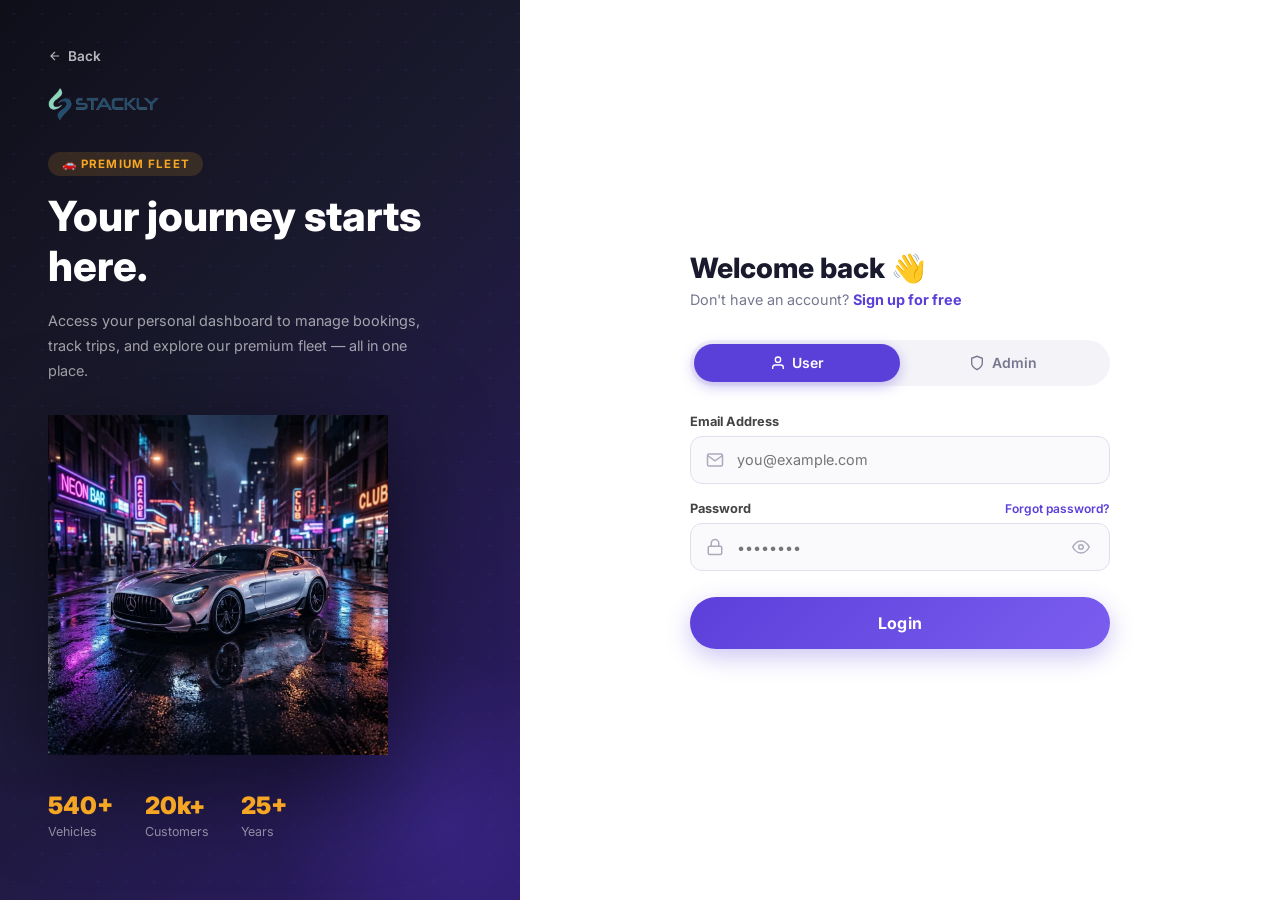
<file: dashboard.html>
<!DOCTYPE html>
<html lang="en">
<head>
  <meta charset="UTF-8" />
  <meta name="viewport" content="width=device-width, initial-scale=1.0" />
  <meta name="description" content="STACKLY Dashboard — manage your trips, bookings, and account." />
  <title>Dashboard — STACKLY</title>
  <link rel="stylesheet" href="css/dashboard.css" />
  <link rel="icon" href="data:image/svg+xml,<svg xmlns='http://www.w3.org/2000/svg' viewBox='0 0 32 32'><rect width='32' height='32' rx='8' fill='%235B3FD9'/><text y='22' x='4' font-size='20'>🚗</text></svg>" />
</head>
<body>

  <!-- Toast Container -->
  <div class="db-toast-wrap" id="db-toast-wrap" aria-live="polite"></div>

  <!-- Sidebar Overlay (mobile) -->
  <div class="db-sidebar-overlay" id="db-sidebar-overlay" aria-hidden="true"></div>

  <div class="db-layout">

    <!-- ===== SIDEBAR ===== -->
    <aside class="db-sidebar" id="db-sidebar" role="navigation" aria-label="Dashboard navigation">

      <!-- Logo -->
      <div class="db-sidebar-logo">
        <a href="index.html" style="display:flex;align-items:center;gap:0.6rem;color:white;text-decoration:none;font-weight:800;font-size:1.1rem;">
          <img src="images/logo-stackly.webp" alt="STACKLY Logo" style="height: 26px; width: auto; filter: brightness(0) invert(1);" />
        </a>
        <span class="db-logo-badge db-role-badge" style="margin-left:auto;"></span>
      </div>

      <!-- User Panel -->
      <div class="db-user-panel">
        <div class="db-user-avatar-lg db-user-initial">U</div>
        <div>
          <div class="db-user-name db-user-name-text">Loading...</div>
          <div class="db-user-email db-user-email-text">user@email.com</div>
        </div>
      </div>

      <!-- Navigation -->
      <nav class="db-nav" aria-label="Dashboard menu">

        <!-- Common -->
        <div class="db-nav-section-title">Main</div>
        <div class="db-nav-item active" data-view="overview" tabindex="0" role="button" aria-label="Overview">
          <svg viewBox="0 0 24 24"><rect x="3" y="3" width="7" height="7"/><rect x="14" y="3" width="7" height="7"/><rect x="14" y="14" width="7" height="7"/><rect x="3" y="14" width="7" height="7"/></svg>
          Overview
        </div>

        <!-- USER nav items -->
        <div class="db-nav-item user-only" data-view="trips" tabindex="0" role="button" aria-label="My Trips">
          <svg viewBox="0 0 24 24"><path d="M3 12h18M12 3l9 9-9 9"/></svg>
          My Trips
          <span class="db-nav-badge">3</span>
        </div>

        <div class="db-nav-item" data-view="bookings" tabindex="0" role="button" aria-label="Bookings">
          <svg viewBox="0 0 24 24"><rect x="3" y="4" width="18" height="18" rx="2"/><line x1="16" y1="2" x2="16" y2="6"/><line x1="8" y1="2" x2="8" y2="6"/><line x1="3" y1="10" x2="21" y2="10"/></svg>
          Bookings
        </div>

        <!-- ADMIN nav items -->
        <div class="db-nav-section-title admin-only" style="display:none">Fleet & Operations</div>

        <div class="db-nav-item admin-only" data-view="fleet" tabindex="0" role="button" aria-label="Fleet" style="display:none">
          <svg viewBox="0 0 24 24"><path d="M5 17H3a2 2 0 01-2-2V5a2 2 0 012-2h11a2 2 0 012 2v3"/><rect x="9" y="11" width="14" height="10" rx="2"/></svg>
          Fleet
        </div>

        <div class="db-nav-item admin-only" data-view="users" tabindex="0" role="button" aria-label="Users" style="display:none">
          <svg viewBox="0 0 24 24"><path d="M17 21v-2a4 4 0 00-4-4H5a4 4 0 00-4 4v2"/><circle cx="9" cy="7" r="4"/><path d="M23 21v-2a4 4 0 00-3-3.87M16 3.13a4 4 0 010 7.75"/></svg>
          Users
        </div>

        <div class="db-nav-item admin-only" data-view="analytics" tabindex="0" role="button" aria-label="Analytics" style="display:none">
          <svg viewBox="0 0 24 24"><line x1="18" y1="20" x2="18" y2="10"/><line x1="12" y1="20" x2="12" y2="4"/><line x1="6" y1="20" x2="6" y2="14"/></svg>
          Analytics
        </div>

        <div class="db-nav-section-title">Account</div>

        <div class="db-nav-item" data-view="profile" tabindex="0" role="button" aria-label="Profile">
          <svg viewBox="0 0 24 24"><path d="M20 21v-2a4 4 0 00-4-4H8a4 4 0 00-4 4v2"/><circle cx="12" cy="7" r="4"/></svg>
          Profile
        </div>

        <div class="db-nav-item" data-view="settings" tabindex="0" role="button" aria-label="Settings">
          <svg viewBox="0 0 24 24"><circle cx="12" cy="12" r="3"/><path d="M19.4 15a1.65 1.65 0 00.33 1.82l.06.06a2 2 0 010 2.83 2 2 0 01-2.83 0l-.06-.06a1.65 1.65 0 00-1.82-.33 1.65 1.65 0 00-1 1.51V21a2 2 0 01-4 0v-.09A1.65 1.65 0 009 19.4a1.65 1.65 0 00-1.82.33l-.06.06a2 2 0 01-2.83-2.83l.06-.06A1.65 1.65 0 004.68 15a1.65 1.65 0 00-1.51-1H3a2 2 0 010-4h.09A1.65 1.65 0 004.6 9a1.65 1.65 0 00-.33-1.82l-.06-.06a2 2 0 012.83-2.83l.06.06A1.65 1.65 0 009 4.68a1.65 1.65 0 001-1.51V3a2 2 0 014 0v.09a1.65 1.65 0 001 1.51 1.65 1.65 0 001.82-.33l.06-.06a2 2 0 012.83 2.83l-.06.06A1.65 1.65 0 0019.4 9a1.65 1.65 0 001.51 1H21a2 2 0 010 4h-.09a1.65 1.65 0 00-1.51 1z"/></svg>
          Settings
        </div>

      </nav>

      <!-- Logout -->
      <div class="db-logout-area">
        <a href="index.html" class="db-nav-item" style="color:rgba(232,232,240,0.55);font-size:0.9rem;font-weight:500;display:flex;align-items:center;gap:0.85rem;padding:0.8rem 0.85rem;border-radius:10px;transition:all 0.3s;text-decoration:none;margin-bottom:0.25rem;">
          <svg viewBox="0 0 24 24" style="width:18px;height:18px;stroke:currentColor;fill:none;stroke-width:2;flex-shrink:0"><path d="M3 9l9-7 9 7v11a2 2 0 01-2 2H5a2 2 0 01-2-2z"/></svg>
          Back to Site
        </a>
        <button class="db-logout-btn" data-action="logout" id="db-logout-btn">
          <svg viewBox="0 0 24 24"><path d="M9 21H5a2 2 0 01-2-2V5a2 2 0 012-2h4"/><polyline points="16 17 21 12 16 7"/><line x1="21" y1="12" x2="9" y2="12"/></svg>
          Logout
        </button>
      </div>
    </aside>

    <!-- ===== MAIN ===== -->
    <main class="db-main" id="db-main">

      <!-- Topbar -->
      <header class="db-topbar">
        <div class="db-topbar-left">
          <button class="db-menu-toggle" id="db-menu-toggle" aria-label="Open sidebar">
            <svg viewBox="0 0 24 24"><line x1="3" y1="6" x2="21" y2="6"/><line x1="3" y1="12" x2="21" y2="12"/><line x1="3" y1="18" x2="21" y2="18"/></svg>
          </button>
          <span class="db-page-title" id="db-page-title">Dashboard</span>
        </div>
        <div class="db-topbar-right">
          <button class="db-notif-btn" aria-label="Notifications" onclick="showToast('No new notifications.','info')">
            <svg viewBox="0 0 24 24"><path d="M18 8A6 6 0 006 8c0 7-3 9-3 9h18s-3-2-3-9"/><path d="M13.73 21a2 2 0 01-3.46 0"/></svg>
            <span class="db-notif-dot"></span>
          </button>
          <div class="db-topbar-avatar db-user-initial" style="cursor:default">U</div>
        </div>
      </header>

      <!-- Content Area -->
      <div class="db-content">

        <!-- ===== OVERVIEW VIEW ===== -->
        <div class="db-view active" id="view-overview">

          <!-- Welcome -->
          <div class="db-welcome">
            <h2>Welcome back, <span class="db-welcome-name">there</span> 👋</h2>
            <p id="welcome-subtitle">Here's what's happening with your account today.</p>
          </div>

          <!-- User Stats -->
          <div class="db-stats-grid user-only" id="user-stats">
            <div class="db-stat-card">
              <div class="db-stat-icon purple">
                <svg viewBox="0 0 24 24"><path d="M3 12h18M12 3l9 9-9 9"/></svg>
              </div>
              <div class="db-stat-num">3</div>
              <div class="db-stat-label">Total Trips</div>
              <span class="db-stat-change up">↑ +1 this month</span>
            </div>
            <div class="db-stat-card">
              <div class="db-stat-icon green">
                <svg viewBox="0 0 24 24"><circle cx="12" cy="12" r="10"/><polyline points="12 6 12 12 16 14"/></svg>
              </div>
              <div class="db-stat-num">1</div>
              <div class="db-stat-label">Active Rental</div>
              <span class="db-stat-change up">↑ Ongoing</span>
            </div>
            <div class="db-stat-card">
              <div class="db-stat-icon gold">
                <svg viewBox="0 0 24 24"><rect x="2" y="5" width="20" height="14" rx="2"/><line x1="2" y1="10" x2="22" y2="10"/></svg>
              </div>
              <div class="db-stat-num">$450</div>
              <div class="db-stat-label">Total Spent</div>
              <span class="db-stat-change down">↓ vs last month</span>
            </div>
            <div class="db-stat-card">
              <div class="db-stat-icon blue">
                <svg viewBox="0 0 24 24"><polygon points="12 2 15.09 8.26 22 9.27 17 14.14 18.18 21.02 12 17.77 5.82 21.02 7 14.14 2 9.27 8.91 8.26 12 2"/></svg>
              </div>
              <div class="db-stat-num">450</div>
              <div class="db-stat-label">Reward Points</div>
              <span class="db-stat-change up">↑ +50 pts earned</span>
            </div>
          </div>

          <!-- Admin Stats -->
          <div class="db-stats-grid admin-only" id="admin-stats" style="display:none">
            <div class="db-stat-card">
              <div class="db-stat-icon purple">
                <svg viewBox="0 0 24 24"><rect x="2" y="5" width="20" height="14" rx="2"/><line x1="2" y1="10" x2="22" y2="10"/></svg>
              </div>
              <div class="db-stat-num stat-admin-revenue">$12,480</div>
              <div class="db-stat-label">Total Revenue</div>
              <span class="db-stat-change up">↑ +18% this month</span>
            </div>
            <div class="db-stat-card">
              <div class="db-stat-icon green">
                <svg viewBox="0 0 24 24"><rect x="3" y="4" width="18" height="18" rx="2"/><line x1="16" y1="2" x2="16" y2="6"/><line x1="8" y1="2" x2="8" y2="6"/><line x1="3" y1="10" x2="21" y2="10"/></svg>
              </div>
              <div class="db-stat-num">5</div>
              <div class="db-stat-label">Active Bookings</div>
              <span class="db-stat-change up">↑ 2 new today</span>
            </div>
            <div class="db-stat-card">
              <div class="db-stat-icon gold">
                <svg viewBox="0 0 24 24"><path d="M5 17H3a2 2 0 01-2-2V5a2 2 0 012-2h11a2 2 0 012 2v3"/><rect x="9" y="11" width="14" height="10" rx="2"/></svg>
              </div>
              <div class="db-stat-num">3</div>
              <div class="db-stat-label">Fleet Available</div>
              <span class="db-stat-change down">↓ 1 in maintenance</span>
            </div>
            <div class="db-stat-card">
              <div class="db-stat-icon blue">
                <svg viewBox="0 0 24 24"><path d="M17 21v-2a4 4 0 00-4-4H5a4 4 0 00-4 4v2"/><circle cx="9" cy="7" r="4"/><path d="M23 21v-2a4 4 0 00-3-3.87M16 3.13a4 4 0 010 7.75"/></svg>
              </div>
              <div class="db-stat-num">3</div>
              <div class="db-stat-label">Total Users</div>
              <span class="db-stat-change up">↑ +1 this week</span>
            </div>
          </div>

          <!-- Quick Actions -->
          <div class="db-quick-actions">
            <div class="db-quick-btn" onclick="navigateTo('bookings')" tabindex="0" role="button">
              <div class="db-quick-btn-icon purple">
                <svg viewBox="0 0 24 24"><rect x="3" y="4" width="18" height="18" rx="2"/><line x1="16" y1="2" x2="16" y2="6"/><line x1="8" y1="2" x2="8" y2="6"/><line x1="3" y1="10" x2="21" y2="10"/></svg>
              </div>
              New Booking
            </div>
            <div class="db-quick-btn" onclick="navigateTo('trips')" tabindex="0" role="button">
              <div class="db-quick-btn-icon gold">
                <svg viewBox="0 0 24 24"><path d="M3 12h18M12 3l9 9-9 9"/></svg>
              </div>
              My Trips
            </div>
            <div class="db-quick-btn" onclick="window.open('vehicles.html','_blank')" tabindex="0" role="button">
              <div class="db-quick-btn-icon green">
                <svg viewBox="0 0 24 24"><path d="M5 17H3a2 2 0 01-2-2V5a2 2 0 012-2h11a2 2 0 012 2v3"/><rect x="9" y="11" width="14" height="10" rx="2"/></svg>
              </div>
              Browse Cars
            </div>
            <div class="db-quick-btn" onclick="navigateTo('profile')" tabindex="0" role="button">
              <div class="db-quick-btn-icon red">
                <svg viewBox="0 0 24 24"><path d="M20 21v-2a4 4 0 00-4-4H8a4 4 0 00-4 4v2"/><circle cx="12" cy="7" r="4"/></svg>
              </div>
              Edit Profile
            </div>
          </div>

          <!-- Recent Trips (User) / Recent Bookings (Admin) -->
          <div class="db-card">
            <div class="db-card-header">
              <span class="db-card-title">Recent Activity</span>
              <span class="db-card-action" onclick="navigateTo('bookings')">View All →</span>
            </div>
            <div id="bookings-content">
              <div class="db-empty">
                <svg viewBox="0 0 24 24"><rect x="3" y="4" width="18" height="18" rx="2"/><line x1="16" y1="2" x2="16" y2="6"/><line x1="8" y1="2" x2="8" y2="6"/><line x1="3" y1="10" x2="21" y2="10"/></svg>
                <h3>Loading...</h3>
              </div>
            </div>
          </div>

        </div>
        <!-- /overview -->

        <!-- ===== TRIPS VIEW (User) ===== -->
        <div class="db-view" id="view-trips">
          <div class="db-card">
            <div class="db-card-header">
              <span class="db-card-title">My Trips</span>
              <a href="vehicles.html" class="db-card-action" target="_blank">+ Book New Trip</a>
            </div>
            <div id="user-trips-content">Loading...</div>
          </div>
        </div>

        <!-- ===== BOOKINGS VIEW ===== -->
        <div class="db-view" id="view-bookings">
          <div class="db-card">
            <div class="db-card-header">
              <span class="db-card-title" id="bookings-view-title">All Bookings</span>
              <a href="vehicles.html" class="db-card-action" target="_blank">+ New Booking</a>
            </div>
            <div id="view-bookings-content">Loading...</div>
          </div>
        </div>

        <!-- ===== FLEET VIEW (Admin) ===== -->
        <div class="db-view" id="view-fleet"></div>

        <!-- ===== USERS VIEW (Admin) ===== -->
        <div class="db-view" id="view-users"></div>

        <!-- ===== ANALYTICS VIEW (Admin) ===== -->
        <div class="db-view" id="view-analytics"></div>

        <!-- ===== PROFILE VIEW ===== -->
        <div class="db-view" id="view-profile">
          <div class="db-card">
            <div class="db-card-header"><span class="db-card-title">Profile Settings</span></div>
            <form class="db-profile-form" id="profile-form" novalidate>
              <div class="db-field">
                <label for="profile-name">Full Name</label>
                <input type="text" id="profile-name" placeholder="Your name" />
              </div>
              <div class="db-field">
                <label for="profile-email">Email Address</label>
                <input type="email" id="profile-email" placeholder="you@email.com" />
              </div>
              <div class="db-field">
                <label for="profile-role">Account Role</label>
                <select id="profile-role">
                  <option value="user">User</option>
                  <option value="admin">Admin</option>
                </select>
              </div>
              <div class="db-field">
                <label for="profile-phone">Phone Number</label>
                <input type="tel" id="profile-phone" placeholder="+1 234 567 8900" />
              </div>
              <div style="grid-column:1/-1;">
                <button type="submit" class="db-save-btn">Save Changes</button>
              </div>
            </form>
          </div>
        </div>

        <!-- ===== SETTINGS VIEW ===== -->
        <div class="db-view" id="view-settings">
          <div class="db-card">
            <div class="db-card-header"><span class="db-card-title">App Settings</span></div>
            <div style="display:flex;flex-direction:column;gap:1.5rem;padding:0.5rem 0;">
              <div style="display:flex;justify-content:space-between;align-items:center;padding:1rem;background:#F8F8FA;border-radius:12px;">
                <div><strong style="font-size:0.9rem;">Email Notifications</strong><p style="font-size:0.8rem;color:#777;margin-top:2px">Receive booking confirmations and updates</p></div>
                <label style="position:relative;display:inline-block;width:44px;height:24px;cursor:pointer;">
                  <input type="checkbox" checked style="opacity:0;width:0;height:0;" onchange="showToast('Setting updated!','success')">
                  <span style="position:absolute;cursor:pointer;inset:0;background:#5B3FD9;border-radius:50px;transition:.3s;"></span>
                  <span style="position:absolute;content:'';height:18px;width:18px;left:3px;top:3px;background:white;border-radius:50%;transition:.3s;"></span>
                </label>
              </div>
              <div style="display:flex;justify-content:space-between;align-items:center;padding:1rem;background:#F8F8FA;border-radius:12px;">
                <div><strong style="font-size:0.9rem;">SMS Alerts</strong><p style="font-size:0.8rem;color:#777;margin-top:2px">Get text alerts for trip reminders</p></div>
                <label style="position:relative;display:inline-block;width:44px;height:24px;cursor:pointer;">
                  <input type="checkbox" style="opacity:0;width:0;height:0;" onchange="showToast('Setting updated!','success')">
                  <span style="position:absolute;cursor:pointer;inset:0;background:#E0E0EC;border-radius:50px;transition:.3s;"></span>
                </label>
              </div>
              <div style="display:flex;justify-content:space-between;align-items:center;padding:1rem;background:#F8F8FA;border-radius:12px;">
                <div><strong style="font-size:0.9rem;">Two-Factor Auth</strong><p style="font-size:0.8rem;color:#777;margin-top:2px">Add extra security to your account</p></div>
                <label style="position:relative;display:inline-block;width:44px;height:24px;cursor:pointer;">
                  <input type="checkbox" style="opacity:0;width:0;height:0;" onchange="showToast('2FA setting updated!','success')">
                  <span style="position:absolute;cursor:pointer;inset:0;background:#E0E0EC;border-radius:50px;transition:.3s;"></span>
                </label>
              </div>
              <button onclick="authLogout()" style="margin-top:1rem;padding:0.9rem;background:rgba(225,29,72,0.08);color:#e11d48;border-radius:50px;font-weight:700;font-size:0.95rem;width:100%;transition:all 0.3s;" onmouseover="this.style.background='rgba(225,29,72,0.15)'" onmouseout="this.style.background='rgba(225,29,72,0.08)'">
                Logout from Account
              </button>
            </div>
          </div>
        </div>

      </div>
      <!-- /db-content -->

    </main>
  </div>

  <!-- Mobile Bottom Nav -->
  <nav class="db-bottom-nav" role="navigation" aria-label="Mobile navigation">
    <div class="db-bottom-item active" data-view="overview">
      <svg viewBox="0 0 24 24"><rect x="3" y="3" width="7" height="7"/><rect x="14" y="3" width="7" height="7"/><rect x="14" y="14" width="7" height="7"/><rect x="3" y="14" width="7" height="7"/></svg>
      Home
    </div>
    <div class="db-bottom-item user-only" data-view="trips">
      <svg viewBox="0 0 24 24"><path d="M3 12h18M12 3l9 9-9 9"/></svg>
      Trips
    </div>
    <div class="db-bottom-item admin-only" data-view="fleet" style="display:none">
      <svg viewBox="0 0 24 24"><path d="M5 17H3a2 2 0 01-2-2V5a2 2 0 012-2h11a2 2 0 012 2v3"/><rect x="9" y="11" width="14" height="10" rx="2"/></svg>
      Fleet
    </div>
    <div class="db-bottom-item" data-view="bookings">
      <svg viewBox="0 0 24 24"><rect x="3" y="4" width="18" height="18" rx="2"/><line x1="16" y1="2" x2="16" y2="6"/><line x1="8" y1="2" x2="8" y2="6"/><line x1="3" y1="10" x2="21" y2="10"/></svg>
      Bookings
    </div>
    <div class="db-bottom-item" data-view="profile">
      <svg viewBox="0 0 24 24"><path d="M20 21v-2a4 4 0 00-4-4H8a4 4 0 00-4 4v2"/><circle cx="12" cy="7" r="4"/></svg>
      Profile
    </div>
  </nav>

  <!-- Scripts -->
  <script src="js/auth.js"></script>
  <script src="js/dashboard.js"></script>
  <script>
    // Extra: sync bookings view tab
    document.addEventListener('DOMContentLoaded', () => {
      const bv = document.getElementById('view-bookings-content');
      const user = authGetUser();
      if (bv && user) {
        if (user.role === 'admin') {
          const rows = [
            { id:'B-2001',user:'James Wilson',car:'Mercedes E-Class',dates:'May 10–15',amount:'$125',status:'completed'},
            { id:'B-2002',user:'Sarah Miller',car:'Mercedes GLE',dates:'Jun 1–5',amount:'$225',status:'active'},
            { id:'B-2003',user:'Robert Taylor',car:'Mercedes Sport',dates:'Jun 20–22',amount:'$100',status:'pending'},
          ];
          const t = d => `<span class="trip-status ${d}">${d.charAt(0).toUpperCase()+d.slice(1)}</span>`;
          bv.innerHTML = `<div class="db-table-wrap"><table class="db-table"><thead><tr><th>ID</th><th>Customer</th><th>Car</th><th>Dates</th><th>Amount</th><th>Status</th></tr></thead><tbody>${rows.map(b=>`<tr><td style="font-size:.78rem;color:#777;font-weight:600">${b.id}</td><td style="font-weight:600">${b.user}</td><td>${b.car}</td><td style="font-size:.82rem">${b.dates}</td><td style="font-weight:700;color:#5B3FD9">${b.amount}</td><td>${t(b.status)}</td></tr>`).join('')}</tbody></table></div>`;
        } else {
          bv.innerHTML = `<div class="db-table-wrap"><table class="db-table"><thead><tr><th>Car</th><th>Dates</th><th>Amount</th><th>Status</th></tr></thead><tbody>
            <tr><td>Mercedes E-Class</td><td>May 10–15</td><td style="font-weight:700;color:#5B3FD9">$125</td><td><span class="trip-status completed">Completed</span></td></tr>
            <tr><td>Mercedes GLE</td><td>Jun 1–5</td><td style="font-weight:700;color:#5B3FD9">$225</td><td><span class="trip-status active">Active</span></td></tr>
          </tbody></table></div>`;
        }
      }
      const titleEl = document.getElementById('bookings-view-title');
      if (titleEl && user) titleEl.textContent = user.role === 'admin' ? 'All Bookings' : 'My Bookings';
    });
  </script>

</body>
</html>
</file>
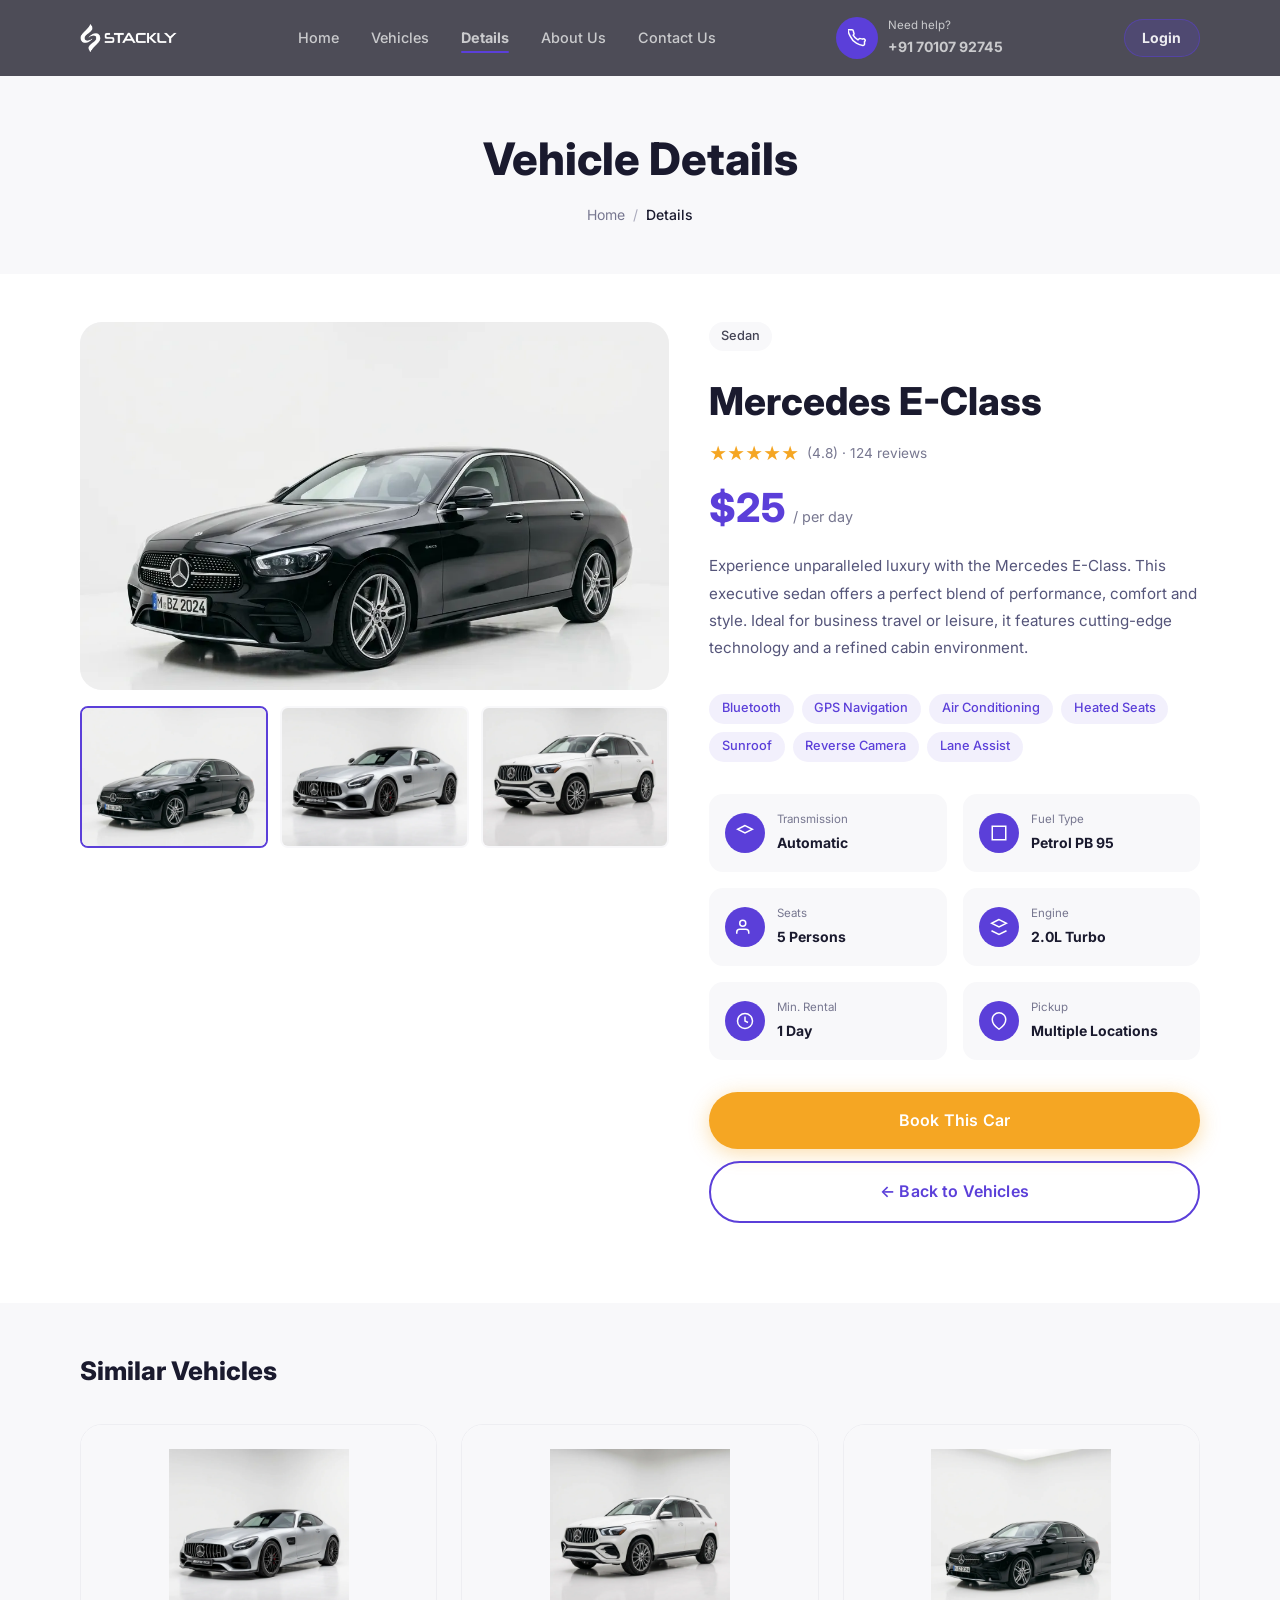
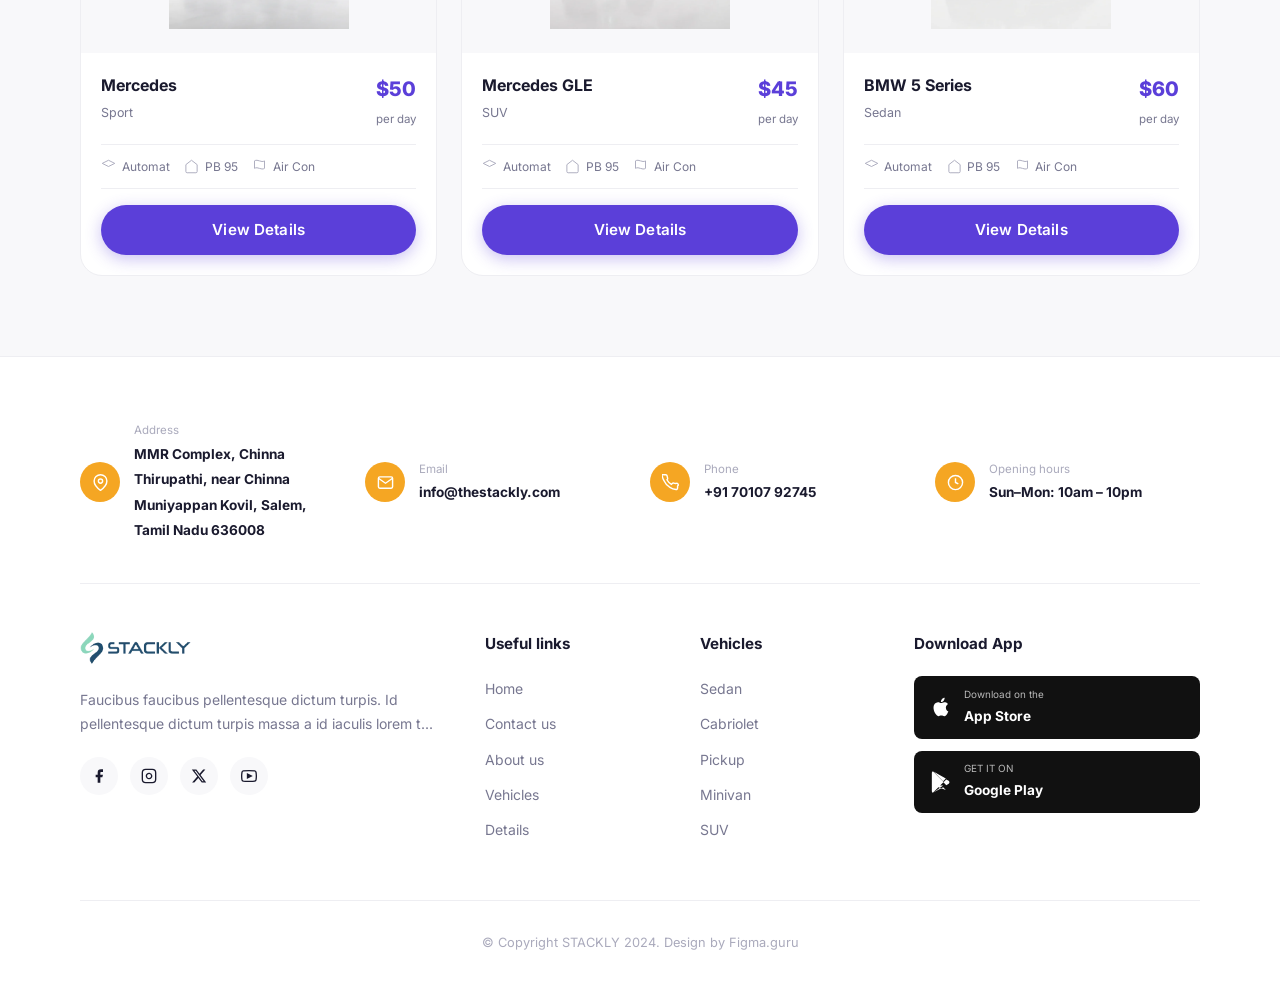
<file: details.html>
<!DOCTYPE html>
<html lang="en">
<head>
  <meta charset="UTF-8" />
  <meta name="viewport" content="width=device-width, initial-scale=1.0" />
  <meta name="description" content="Vehicle details - full specifications, pricing, and booking for our premium rental cars. Book directly online." />
  <title>Vehicle Details - STACKLY</title>
  <link rel="stylesheet" href="css/style.css" />
  <link rel="icon" href="data:image/svg+xml,<svg xmlns='http://www.w3.org/2000/svg' viewBox='0 0 32 32'><rect width='32' height='32' rx='8' fill='%235B3FD9'/><text y='22' x='4' font-size='20'>🚗</text></svg>" />
  <style>
    .details-section { padding: 3rem 0 5rem; }
    .details-layout {
      display: grid;
      grid-template-columns: 1fr;
      gap: 2.5rem;
    }
    .details-gallery {
      display: flex;
      flex-direction: column;
      gap: 1rem;
    }
    .main-img {
      border-radius: var(--border-radius-lg);
      overflow: hidden;
      background: var(--gray-100);
      aspect-ratio: 16/10;
    }
    .main-img img {
      width: 100%;
      height: 100%;
      object-fit: cover;
      transition: var(--transition);
    }
    .thumb-row {
      display: flex;
      gap: 0.75rem;
    }
    .thumb {
      flex: 1;
      border-radius: var(--border-radius-sm);
      overflow: hidden;
      background: var(--gray-100);
      aspect-ratio: 4/3;
      cursor: pointer;
      border: 2px solid transparent;
      transition: var(--transition);
    }
    .thumb img {
      width: 100%;
      height: 100%;
      object-fit: cover;
    }
    .thumb.active,
    .thumb:hover { border-color: var(--primary); }
    .details-info h1 {
      font-size: clamp(1.8rem, 4vw, 2.4rem);
      font-weight: 800;
      margin-bottom: 0.5rem;
    }
    .details-info .car-type-badge {
      display: inline-block;
      background: var(--gray-100);
      color: var(--gray-700);
      padding: 0.25rem 0.75rem;
      border-radius: 50px;
      font-size: 0.8rem;
      font-weight: 500;
      margin-bottom: 1.25rem;
    }
    .details-price {
      display: flex;
      align-items: baseline;
      gap: 0.5rem;
      margin-bottom: 1.5rem;
    }
    .details-price .big-price {
      font-size: 2.5rem;
      font-weight: 800;
      color: var(--primary);
      line-height: 1;
    }
    .details-price .per-text {
      color: var(--gray-500);
      font-size: 0.9rem;
    }
    .details-desc {
      color: var(--text-secondary);
      font-size: 0.95rem;
      line-height: 1.8;
      margin-bottom: 2rem;
    }
    .specs-grid {
      display: grid;
      grid-template-columns: 1fr 1fr;
      gap: 1rem;
      margin-bottom: 2rem;
    }
    .spec-item {
      background: var(--gray-100);
      border-radius: var(--border-radius-md);
      padding: 1rem;
      display: flex;
      align-items: center;
      gap: 0.75rem;
      transition: var(--transition);
    }
    .spec-item:hover {
      background: var(--white);
      box-shadow: var(--shadow-sm);
    }
    .spec-icon {
      width: 40px;
      height: 40px;
      background: var(--primary);
      border-radius: 50%;
      display: flex;
      align-items: center;
      justify-content: center;
      flex-shrink: 0;
    }
    .spec-icon svg {
      width: 18px;
      height: 18px;
      stroke: white;
      fill: none;
      stroke-width: 2;
    }
    .spec-text small {
      display: block;
      font-size: 0.72rem;
      color: var(--gray-500);
      margin-bottom: 2px;
    }
    .spec-text strong {
      font-size: 0.875rem;
      font-weight: 700;
      color: var(--text-primary);
    }
    .book-action {
      display: flex;
      flex-direction: column;
      gap: 0.75rem;
    }
    .book-action .btn {
      font-size: 1rem;
      padding: 1rem;
    }
    .rating-row {
      display: flex;
      align-items: center;
      gap: 0.5rem;
      margin-bottom: 1.25rem;
    }
    .stars {
      display: flex;
      gap: 2px;
      color: var(--accent);
      font-size: 1.1rem;
    }
    .rating-count {
      font-size: 0.85rem;
      color: var(--gray-500);
    }
    .features-list {
      display: flex;
      flex-wrap: wrap;
      gap: 0.5rem;
      margin-bottom: 2rem;
    }
    .feature-tag {
      background: rgba(91,63,217,0.08);
      color: var(--primary);
      padding: 0.3rem 0.8rem;
      border-radius: 50px;
      font-size: 0.8rem;
      font-weight: 500;
    }
    .similar-section { padding: 3rem 0 5rem; background: var(--gray-100); }
    .similar-section h2 { font-size: 1.6rem; font-weight: 800; margin-bottom: 2rem; }
    @media (min-width: 1024px) {
      .details-layout { grid-template-columns: 1.2fr 1fr; }
    }
  </style>
</head>
<body>

  <!-- ======================= NAVBAR ======================= -->
  <nav class="navbar" role="navigation" aria-label="Main navigation">
    <div class="nav-inner container">
      <a href="index.html" class="nav-logo">
        <img src="images/logo-stackly.webp" alt="STACKLY Logo" style="height: 28px; width: auto;" />
      </a>
      <ul class="nav-menu" role="list">
        <li><a href="index.html">Home</a></li>
        <li><a href="vehicles.html">Vehicles</a></li>
        <li><a href="details.html" class="active">Details</a></li>
        <li><a href="about.html">About Us</a></li>
        <li><a href="contact.html">Contact Us</a></li>
      </ul>
      <div class="nav-phone">
        <div class="nav-phone-icon">
          <svg viewBox="0 0 24 24" fill="none" stroke="currentColor" stroke-width="2" width="18" height="18" aria-hidden="true">
            <path d="M22 16.92v3a2 2 0 01-2.18 2 19.79 19.79 0 01-8.63-3.07A19.5 19.5 0 013.07 9.81a19.79 19.79 0 01-3.07-8.67A2 2 0 012.18 1h3a2 2 0 012 1.72c.127.96.361 1.903.7 2.81a2 2 0 01-.45 2.11L6.91 8.15a16 16 0 006.36 6.36l1.27-1.27a2 2 0 012.11-.45c.907.339 1.85.573 2.81.7A2 2 0 0122 16.92z"/>
          </svg>
        </div>
        <div class="nav-phone-text"><span>Need help?</span><strong><a href="tel:+917010792745" style="color: inherit; text-decoration: none;">+91 70107 92745</a></strong></div>
      </div>
      <button class="nav-toggle" aria-label="Toggle mobile menu"><span></span><span></span><span></span></button>
      <div class="nav-login-btn-wrap">
        <a href="login.html" class="nav-login-btn" id="nav-login-link">Login</a>
      </div>
    </div>
  </nav>

  <!-- Mobile Menu -->
  <div class="mobile-menu" role="dialog" aria-modal="true">
    <div class="mobile-menu-inner">
      <div class="mobile-menu-header">
        <a href="index.html" class="nav-logo">STACKLY</a>
        <button class="mobile-menu-close" aria-label="Close menu">&times;</button>
      </div>
      <ul class="mobile-nav-links" role="list">
        <li><a href="index.html">Home</a></li>
        <li><a href="vehicles.html">Vehicles</a></li>
        <li><a href="details.html" class="active">Details</a></li>
        <li><a href="about.html">About Us</a></li>
        <li><a href="contact.html">Contact Us</a></li>
      </ul>
      <div class="mobile-login-wrap" style="margin:1rem 0;"></div>
      <div class="mobile-phone">
        <div class="nav-phone-icon"><svg viewBox="0 0 24 24" fill="none" stroke="currentColor" stroke-width="2" width="18" height="18"><path d="M22 16.92v3a2 2 0 01-2.18 2 19.79 19.79 0 01-8.63-3.07A19.5 19.5 0 013.07 9.81a19.79 19.79 0 01-3.07-8.67A2 2 0 012.18 1h3a2 2 0 012 1.72c.127.96.361 1.903.7 2.81a2 2 0 01-.45 2.11L6.91 8.15a16 16 0 006.36 6.36l1.27-1.27a2 2 0 012.11-.45c.907.339 1.85.573 2.81.7A2 2 0 0122 16.92z"/></svg></div>
        <div class="nav-phone-text"><span>Need help?</span><strong><a href="tel:+917010792745" style="color: inherit; text-decoration: none;">+91 70107 92745</a></strong></div>
      </div>
    </div>
  </div>

  <main>
    <!-- Page Hero -->
    <section class="page-hero" aria-label="Vehicle details header">
      <div class="container">
        <h1>Vehicle Details</h1>
        <nav class="breadcrumb" aria-label="Breadcrumb">
          <a href="index.html">Home</a>
          <span class="sep">/</span>
          <span class="current">Details</span>
        </nav>
      </div>
    </section>

    <!-- Details Content -->
    <section class="details-section" aria-label="Car details">
      <div class="container">
        <div class="details-layout">
          <!-- Gallery -->
          <div class="details-gallery reveal">
            <div class="main-img" id="main-car-img">
              <picture>
                <source srcset="images/car_mercedes_1779693961278.webp" type="image/png"/>
                <img src="images/car_mercedes_1779693961278.webp" alt="Mercedes Sedan - main view" id="main-img-el" loading="eager"/>
              </picture>
            </div>
            <div class="thumb-row" role="list" aria-label="Gallery thumbnails">
              <div class="thumb active" role="listitem" id="thumb-1" tabindex="0" aria-label="View 1">
                <img src="images/car_mercedes_1779693961278.webp" alt="Mercedes front view"/>
              </div>
              <div class="thumb" role="listitem" id="thumb-2" tabindex="0" aria-label="View 2">
                <img src="images/car_sport_1779693979415.webp" alt="Car side view"/>
              </div>
              <div class="thumb" role="listitem" id="thumb-3" tabindex="0" aria-label="View 3">
                <img src="images/car_suv_1779693998248.webp" alt="Car rear view"/>
              </div>
            </div>
          </div>

          <!-- Info Panel -->
          <div class="details-info reveal">
            <span class="car-type-badge">Sedan</span>
            <h1>Mercedes E-Class</h1>
            <div class="rating-row">
              <div class="stars" aria-label="Rating: 4.8 out of 5">★★★★★</div>
              <span class="rating-count">(4.8) · 124 reviews</span>
            </div>
            <div class="details-price">
              <span class="big-price">$25</span>
              <span class="per-text">/ per day</span>
            </div>
            <p class="details-desc">Experience unparalleled luxury with the Mercedes E-Class. This executive sedan offers a perfect blend of performance, comfort and style. Ideal for business travel or leisure, it features cutting-edge technology and a refined cabin environment.</p>

            <!-- Features Tags -->
            <div class="features-list" aria-label="Car features">
              <span class="feature-tag">Bluetooth</span>
              <span class="feature-tag">GPS Navigation</span>
              <span class="feature-tag">Air Conditioning</span>
              <span class="feature-tag">Heated Seats</span>
              <span class="feature-tag">Sunroof</span>
              <span class="feature-tag">Reverse Camera</span>
              <span class="feature-tag">Lane Assist</span>
            </div>

            <!-- Specs Grid -->
            <div class="specs-grid">
              <div class="spec-item">
                <div class="spec-icon"><svg viewBox="0 0 24 24"><path d="M12 2L2 7l10 5 10-5-10-5z"/></svg></div>
                <div class="spec-text"><small>Transmission</small><strong>Automatic</strong></div>
              </div>
              <div class="spec-item">
                <div class="spec-icon"><svg viewBox="0 0 24 24"><path d="M3 3h18v18H3z"/></svg></div>
                <div class="spec-text"><small>Fuel Type</small><strong>Petrol PB 95</strong></div>
              </div>
              <div class="spec-item">
                <div class="spec-icon"><svg viewBox="0 0 24 24"><path d="M17 21v-2a4 4 0 00-4-4H5a4 4 0 00-4 4v2"/><circle cx="9" cy="7" r="4"/></svg></div>
                <div class="spec-text"><small>Seats</small><strong>5 Persons</strong></div>
              </div>
              <div class="spec-item">
                <div class="spec-icon"><svg viewBox="0 0 24 24"><path d="M12 2L2 7l10 5 10-5-10-5zM2 17l10 5 10-5"/></svg></div>
                <div class="spec-text"><small>Engine</small><strong>2.0L Turbo</strong></div>
              </div>
              <div class="spec-item">
                <div class="spec-icon"><svg viewBox="0 0 24 24"><circle cx="12" cy="12" r="10"/><path d="M12 6v6l4 2"/></svg></div>
                <div class="spec-text"><small>Min. Rental</small><strong>1 Day</strong></div>
              </div>
              <div class="spec-item">
                <div class="spec-icon"><svg viewBox="0 0 24 24"><path d="M21 10c0 7-9 13-9 13s-9-6-9-13a9 9 0 0118 0z"/></svg></div>
                <div class="spec-text"><small>Pickup</small><strong>Multiple Locations</strong></div>
              </div>
            </div>

            <!-- Book Action -->
            <div class="book-action">
              <a href="contact.html" class="btn btn-primary" id="details-book-btn">Book This Car</a>
              <a href="vehicles.html" class="btn btn-outline" id="details-back-btn">← Back to Vehicles</a>
            </div>
          </div>
        </div>
      </div>
    </section>

    <!-- Similar Vehicles -->
    <section class="similar-section" aria-label="Similar vehicles">
      <div class="container">
        <h2>Similar Vehicles</h2>
        <div class="cars-grid">
          <article class="car-card reveal">
            <div class="car-card-img">
              <picture>
                <source srcset="images/car_sport_1779693979415.webp" type="image/png"/>
                <img src="images/car_sport_1779693979415.webp" alt="Mercedes Sport" loading="lazy"/>
              </picture>
            </div>
            <div class="car-card-body">
              <div class="car-card-header">
                <div class="car-name"><h3>Mercedes</h3><span>Sport</span></div>
                <div class="car-price"><span class="price">$50</span><span class="per">per day</span></div>
              </div>
              <div class="car-specs">
                <div class="car-spec"><svg viewBox="0 0 24 24" aria-hidden="true"><path d="M12 2L2 7l10 5 10-5-10-5z"/></svg>Automat</div>
                <div class="car-spec"><svg viewBox="0 0 24 24" aria-hidden="true"><path d="M3 9l9-7 9 7v11a2 2 0 01-2 2H5a2 2 0 01-2-2z"/></svg>PB 95</div>
                <div class="car-spec"><svg viewBox="0 0 24 24" aria-hidden="true"><path d="M4 15s1-1 4-1 5 2 8 2 4-1 4-1V3s-1 1-4 1-5-2-8-2-4 1-4 1z"/></svg>Air Con</div>
              </div>
              <a href="details.html?car=mercedes-sport" class="btn btn-purple" id="sim1-btn">View Details</a>
            </div>
          </article>

          <article class="car-card reveal">
            <div class="car-card-img">
              <picture>
                <source srcset="images/car_suv_1779693998248.webp" type="image/png"/>
                <img src="images/car_suv_1779693998248.webp" alt="Mercedes GLE" loading="lazy"/>
              </picture>
            </div>
            <div class="car-card-body">
              <div class="car-card-header">
                <div class="car-name"><h3>Mercedes GLE</h3><span>SUV</span></div>
                <div class="car-price"><span class="price">$45</span><span class="per">per day</span></div>
              </div>
              <div class="car-specs">
                <div class="car-spec"><svg viewBox="0 0 24 24" aria-hidden="true"><path d="M12 2L2 7l10 5 10-5-10-5z"/></svg>Automat</div>
                <div class="car-spec"><svg viewBox="0 0 24 24" aria-hidden="true"><path d="M3 9l9-7 9 7v11a2 2 0 01-2 2H5a2 2 0 01-2-2z"/></svg>PB 95</div>
                <div class="car-spec"><svg viewBox="0 0 24 24" aria-hidden="true"><path d="M4 15s1-1 4-1 5 2 8 2 4-1 4-1V3s-1 1-4 1-5-2-8-2-4 1-4 1z"/></svg>Air Con</div>
              </div>
              <a href="details.html?car=mercedes-gle" class="btn btn-purple" id="sim2-btn">View Details</a>
            </div>
          </article>

          <article class="car-card reveal">
            <div class="car-card-img">
              <picture>
                <source srcset="images/car_mercedes_1779693961278.webp" type="image/png"/>
                <img src="images/car_mercedes_1779693961278.webp" alt="BMW 5 Series" loading="lazy"/>
              </picture>
            </div>
            <div class="car-card-body">
              <div class="car-card-header">
                <div class="car-name"><h3>BMW 5 Series</h3><span>Sedan</span></div>
                <div class="car-price"><span class="price">$60</span><span class="per">per day</span></div>
              </div>
              <div class="car-specs">
                <div class="car-spec"><svg viewBox="0 0 24 24" aria-hidden="true"><path d="M12 2L2 7l10 5 10-5-10-5z"/></svg>Automat</div>
                <div class="car-spec"><svg viewBox="0 0 24 24" aria-hidden="true"><path d="M3 9l9-7 9 7v11a2 2 0 01-2 2H5a2 2 0 01-2-2z"/></svg>PB 95</div>
                <div class="car-spec"><svg viewBox="0 0 24 24" aria-hidden="true"><path d="M4 15s1-1 4-1 5 2 8 2 4-1 4-1V3s-1 1-4 1-5-2-8-2-4 1-4 1z"/></svg>Air Con</div>
              </div>
              <a href="details.html?car=bmw-5" class="btn btn-purple" id="sim3-btn">View Details</a>
            </div>
          </article>
        </div>
      </div>
    </section>
  </main>

  <!-- FOOTER -->
  <footer class="footer" role="contentinfo">
    <div class="container">
      <!-- Contact strip -->
      <div class="footer-contacts">
        <div class="footer-contact-item" data-anim="fade-up" data-delay="100">
          <div class="footer-contact-icon">
            <svg viewBox="0 0 24 24"><path d="M21 10c0 7-9 13-9 13s-9-6-9-13a9 9 0 0118 0z"/><circle cx="12" cy="10" r="3"/></svg>
          </div>
          <div><small>Address</small><strong>MMR Complex, Chinna Thirupathi, near Chinna Muniyappan Kovil, Salem, Tamil Nadu 636008</strong></div>
        </div>
        <div class="footer-contact-item" data-anim="fade-up" data-delay="200">
          <div class="footer-contact-icon">
            <svg viewBox="0 0 24 24"><path d="M4 4h16c1.1 0 2 .9 2 2v12c0 1.1-.9 2-2 2H4c-1.1 0-2-.9-2-2V6c0-1.1.9-2 2-2z"/><polyline points="22,6 12,13 2,6"/></svg>
          </div>
          <div><small>Email</small><strong><a href="mailto:info@thestackly.com" style="color: inherit; text-decoration: none;">info@thestackly.com</a></strong></div>
        </div>
        <div class="footer-contact-item" data-anim="fade-up" data-delay="300">
          <div class="footer-contact-icon">
            <svg viewBox="0 0 24 24"><path d="M22 16.92v3a2 2 0 01-2.18 2 19.79 19.79 0 01-8.63-3.07A19.5 19.5 0 013.07 9.81a19.79 19.79 0 01-3.07-8.67A2 2 0 012.18 1h3a2 2 0 012 1.72c.127.96.361 1.903.7 2.81a2 2 0 01-.45 2.11L6.91 8.15a16 16 0 006.36 6.36l1.27-1.27a2 2 0 012.11-.45c.907.339 1.85.573 2.81.7A2 2 0 0122 16.92z"/></svg>
          </div>
          <div><small>Phone</small><strong><a href="tel:+917010792745" style="color: inherit; text-decoration: none;">+91 70107 92745</a></strong></div>
        </div>
        <div class="footer-contact-item" data-anim="fade-up" data-delay="400">
          <div class="footer-contact-icon">
            <svg viewBox="0 0 24 24"><circle cx="12" cy="12" r="10"/><polyline points="12 6 12 12 16 14"/></svg>
          </div>
          <div><small>Opening hours</small><strong>Sun–Mon: 10am – 10pm</strong></div>
        </div>
      </div>

      <!-- Footer columns -->
      <div class="footer-cols">
        <!-- Brand -->
        <div class="footer-col footer-col-brand" data-anim="fade-up">
          <a href="index.html" class="footer-logo">
            <img src="images/logo-stackly.webp" alt="STACKLY Logo" style="height: 32px; width: auto; margin-bottom: 0.5rem;" />
          </a>
          <p class="footer-tagline">Faucibus faucibus pellentesque dictum turpis. Id pellentesque dictum turpis massa a id iaculis lorem t...</p>
          <div class="social-links" aria-label="Social media links">
            <a href="404.html" class="social-link" aria-label="Facebook">
              <svg viewBox="0 0 24 24" fill="currentColor"><path d="M18 2h-3a5 5 0 00-5 5v3H7v4h3v8h4v-8h3l1-4h-4V7a1 1 0 011-1h3z"/></svg>
            </a>
            <a href="404.html" class="social-link" aria-label="Instagram">
              <svg viewBox="0 0 24 24" fill="none" stroke="currentColor" stroke-width="2"><rect x="2" y="2" width="20" height="20" rx="5" ry="5"/><path d="M16 11.37A4 4 0 1112.63 8 4 4 0 0116 11.37z"/><line x1="17.5" y1="6.5" x2="17.51" y2="6.5"/></svg>
            </a>
            <a href="404.html" class="social-link" aria-label="X/Twitter">
              <svg viewBox="0 0 24 24" fill="currentColor"><path d="M18.244 2.25h3.308l-7.227 8.26 8.502 11.24H16.17l-5.214-6.817L4.99 21.75H1.68l7.73-8.835L1.254 2.25H8.08l4.713 6.231zm-1.161 17.52h1.833L7.084 4.126H5.117z"/></svg>
            </a>
            <a href="404.html" class="social-link" aria-label="YouTube">
              <svg viewBox="0 0 24 24" fill="none" stroke="currentColor" stroke-width="2"><path d="M22.54 6.42a2.78 2.78 0 00-1.95-1.96C18.88 4 12 4 12 4s-6.88 0-8.59.46A2.78 2.78 0 001.46 6.42 29 29 0 001 12a29 29 0 00.46 5.58A2.78 2.78 0 003.41 19.6C5.12 20 12 20 12 20s6.88 0 8.59-.46a2.78 2.78 0 001.95-1.95A29 29 0 0023 12a29 29 0 00-.46-5.58z"/><polygon points="9.75 15.02 15.5 12 9.75 8.98 9.75 15.02" fill="currentColor"/></svg>
            </a>
          </div>
        </div>

        <!-- Useful Links -->
        <div class="footer-col" data-anim="fade-up" data-delay="100">
          <h4>Useful links</h4>
          <ul>
            <li><a href="index.html">Home</a></li>
            <li><a href="contact.html">Contact us</a></li>
            <li><a href="about.html">About us</a></li>
            <li><a href="vehicles.html">Vehicles</a></li>
            <li><a href="details.html">Details</a></li>
          </ul>
        </div>

        <!-- Vehicles -->
        <div class="footer-col" data-anim="fade-up" data-delay="200">
          <h4>Vehicles</h4>
          <ul>
            <li><a href="vehicles.html">Sedan</a></li>
            <li><a href="vehicles.html">Cabriolet</a></li>
            <li><a href="vehicles.html">Pickup</a></li>
            <li><a href="vehicles.html">Minivan</a></li>
            <li><a href="vehicles.html">SUV</a></li>
          </ul>
        </div>

        <!-- Download App -->
        <div class="footer-col" data-anim="fade-up" data-delay="300">
          <h4>Download App</h4>
          <div class="app-btns">
            <a href="404.html" class="app-btn" id="appstore-btn" aria-label="Download on App Store">
              <svg viewBox="0 0 24 24" fill="currentColor"><path d="M18.71 19.5c-.83 1.24-1.71 2.45-3.05 2.47-1.34.03-1.77-.79-3.29-.79-1.53 0-2 .77-3.27.82-1.31.05-2.3-1.32-3.14-2.53C4.25 17 2.94 12.45 4.7 9.39c.87-1.52 2.43-2.48 4.12-2.51 1.28-.02 2.5.87 3.29.87.78 0 2.26-1.07 3.8-.91.65.03 2.47.26 3.64 1.98l-.09.06c-.22.14-2.2 1.28-2.18 3.81.03 3.02 2.65 4.03 2.68 4.04l-.05.23zM13 3.5c.73-.83 1.94-1.46 2.94-1.5.13 1.17-.34 2.35-1.04 3.19-.69.85-1.83 1.51-2.95 1.42-.15-1.15.41-2.35 1.05-3.11z"/></svg>
              <div class="app-btn-text"><small>Download on the</small><strong>App Store</strong></div>
            </a>
            <a href="404.html" class="app-btn" id="playstore-btn" aria-label="Get it on Google Play">
              <svg viewBox="0 0 24 24" fill="currentColor"><path d="M3.18 23.76A2 2 0 012 22V2a2 2 0 011.18-1.76l11.68 11.76L3.18 23.76zM20.36 10.76l-2.6-1.48-3.08 3.1 3.08 3.1 2.64-1.5a2 2 0 000-3.22zM4.16.7l13.12 7.44-2.92 2.94L4.16.7zM14.36 15.8L4.16 23.3l10.2-5.56 2.92 2.94-13.12-4.88z"/></svg>
              <div class="app-btn-text"><small>GET IT ON</small><strong>Google Play</strong></div>
            </a>
          </div>
        </div>
      </div>

      <div class="footer-bottom">
        <p>&copy; Copyright STACKLY 2024. Design by Figma.guru</p>
      </div>
    </div>
  </footer>

  <style>.sr-only{position:absolute;width:1px;height:1px;padding:0;margin:-1px;overflow:hidden;clip:rect(0,0,0,0);white-space:nowrap;border-width:0}</style>
  <script src="js/auth.js"></script>
  <script src="js/main.js"></script>
  <script>
    // Gallery thumbnail switching
    const thumbs = document.querySelectorAll('.thumb');
    const mainImg = document.getElementById('main-img-el');
    thumbs.forEach(thumb => {
      thumb.addEventListener('click', () => {
        thumbs.forEach(t => t.classList.remove('active'));
        thumb.classList.add('active');
        const src = thumb.querySelector('img').src;
        mainImg.src = src;
        mainImg.style.opacity = '0';
        setTimeout(() => { mainImg.style.opacity = '1'; }, 50);
        mainImg.style.transition = 'opacity 0.3s ease';
      });
      thumb.addEventListener('keydown', (e) => {
        if (e.key === 'Enter' || e.key === ' ') { e.preventDefault(); thumb.click(); }
      });
    });
  </script>
</body>
</html>
</file>
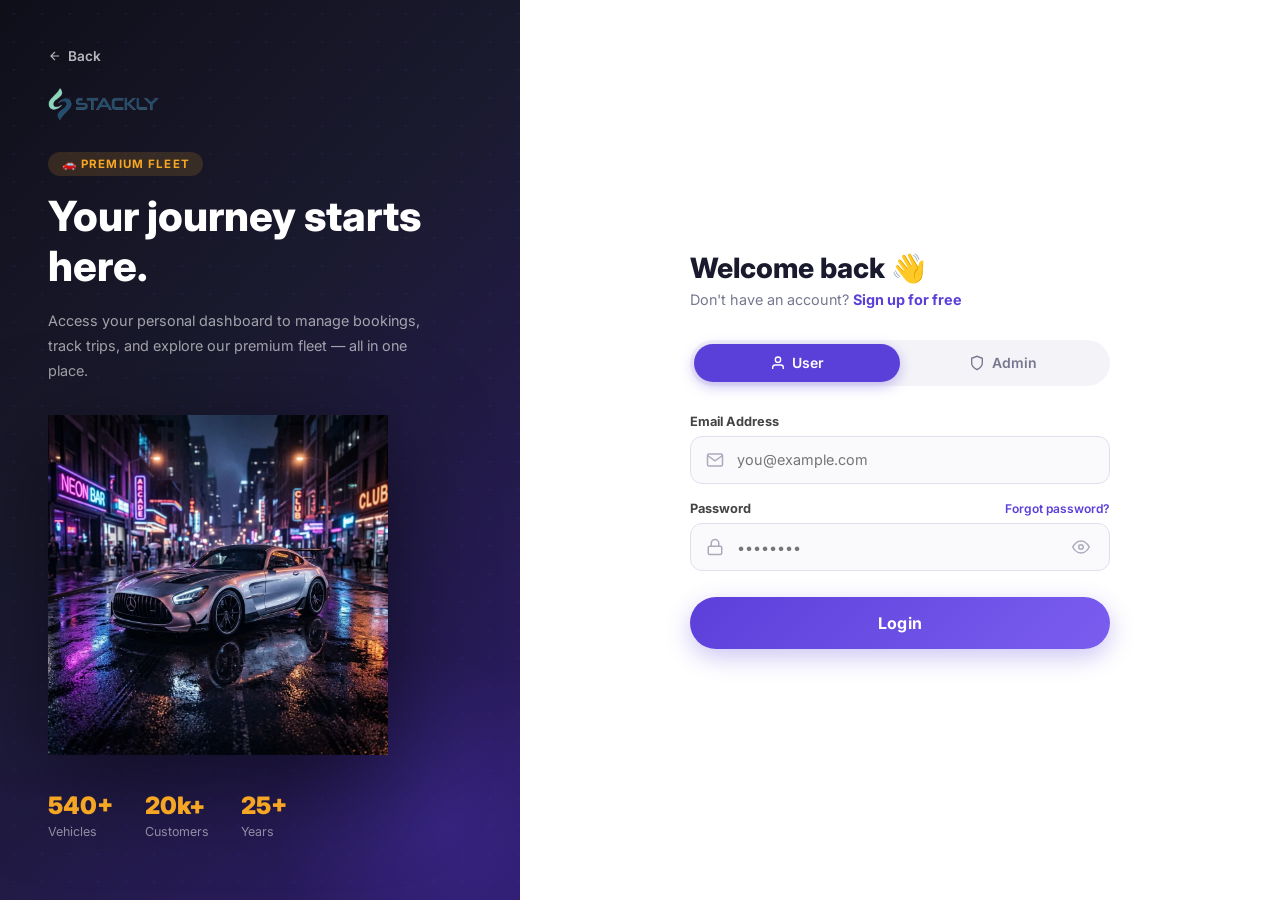
<file: login.html>
<!DOCTYPE html>
<html lang="en">
<head>
  <meta charset="UTF-8" />
  <meta name="viewport" content="width=device-width, initial-scale=1.0" />
  <meta name="description" content="Login to STACKLY — access your dashboard, manage trips, and bookings." />
  <title>Login — STACKLY</title>
  <link rel="icon" href="data:image/svg+xml,<svg xmlns='http://www.w3.org/2000/svg' viewBox='0 0 32 32'><rect width='32' height='32' rx='8' fill='%235B3FD9'/><text y='22' x='4' font-size='20'>🚗</text></svg>" />
  <style>
    @import url('https://fonts.googleapis.com/css2?family=Inter:wght@300;400;500;600;700;800;900&display=swap');
    *, *::before, *::after { box-sizing: border-box; margin: 0; padding: 0; }
    html { font-size: 16px; }
    body { font-family: 'Inter', sans-serif; min-height: 100vh; background: #F4F4F8; overflow-x: hidden; }
    a { text-decoration: none; color: inherit; }
    button { font-family: inherit; cursor: pointer; border: none; }
    input, select { font-family: inherit; }

    /* ---- LAYOUT ---- */
    .auth-wrapper {
      min-height: 100vh;
      display: flex;
      flex-direction: column;
    }

    /* ---- LEFT PANEL ---- */
    .auth-brand {
      background: linear-gradient(135deg, #0F0F1A 0%, #1A1A2E 40%, #2D1B6B 100%);
      padding: 2.5rem 2rem;
      display: flex; flex-direction: column;
      position: relative; overflow: hidden;
    }
    .auth-brand::before {
      content: '';
      position: absolute; inset: 0;
      background-image: radial-gradient(circle, rgba(91,63,217,0.12) 1px, transparent 1px);
      background-size: 28px 28px;
      pointer-events: none;
    }
    .auth-brand::after {
      content: '';
      position: absolute;
      bottom: -100px; right: -100px;
      width: 350px; height: 350px;
      border-radius: 50%;
      background: radial-gradient(circle, rgba(91,63,217,0.25) 0%, transparent 70%);
      pointer-events: none;
    }
    .brand-logo {
      display: flex; align-items: center; gap: 0.6rem;
      color: white; font-weight: 800; font-size: 1.25rem;
      position: relative; z-index: 1;
      text-decoration: none;
    }
    .brand-logo svg { width: 36px; height: 22px; }

    .brand-content {
      position: relative; z-index: 1;
      margin-top: 2rem;
    }
    .brand-tag {
      display: inline-block;
      background: rgba(245,166,35,0.15);
      color: #F5A623;
      font-size: 0.72rem; font-weight: 700;
      letter-spacing: 0.1em; text-transform: uppercase;
      padding: 0.3rem 0.85rem; border-radius: 50px;
      margin-bottom: 1rem;
    }
    .brand-content h2 {
      font-size: clamp(1.75rem, 4vw, 2.6rem);
      font-weight: 800; line-height: 1.2;
      color: white; margin-bottom: 1rem;
    }
    .brand-content p {
      font-size: 0.9rem; color: rgba(255,255,255,0.6);
      line-height: 1.75; max-width: 400px;
    }

    .brand-car {
      width: 100%; max-width: 340px;
      margin-top: 2rem;
      filter: drop-shadow(0 24px 48px rgba(0,0,0,0.5));
      animation: carFloat 5s ease-in-out infinite;
      position: relative; z-index: 1;
    }
    @keyframes carFloat { 0%,100%{transform:translateY(0)} 50%{transform:translateY(-10px)} }

    .brand-stats {
      display: flex; gap: 2rem;
      margin-top: 2rem; position: relative; z-index: 1;
    }
    .brand-stat strong {
      display: block; font-size: 1.5rem;
      font-weight: 900; color: #F5A623;
    }
    .brand-stat span { font-size: 0.78rem; color: rgba(255,255,255,0.5); }

    /* ---- RIGHT PANEL ---- */
    .auth-form-panel {
      flex: 1;
      display: flex; align-items: center; justify-content: center;
      padding: 2.5rem 1.5rem;
      background: white;
    }
    .auth-form-inner { width: 100%; max-width: 420px; }

    .auth-form-header { margin-bottom: 2rem; }
    .auth-form-header h1 { font-size: 1.75rem; font-weight: 800; color: #1A1A2E; margin-bottom: 0.35rem; }
    .auth-form-header p { font-size: 0.9rem; color: #777790; }
    .auth-form-header a { color: #5B3FD9; font-weight: 700; }
    .auth-form-header a:hover { text-decoration: underline; }

    /* ---- ROLE TABS ---- */
    .role-tabs {
      display: flex; gap: 0;
      background: #F4F4F8;
      border-radius: 50px; padding: 4px;
      margin-bottom: 1.75rem;
    }
    .role-tab {
      flex: 1; padding: 0.65rem;
      border-radius: 50px; border: none;
      font-size: 0.875rem; font-weight: 600;
      color: #777790; background: transparent;
      cursor: pointer; transition: all 0.25s ease;
      display: flex; align-items: center; justify-content: center; gap: 0.4rem;
    }
    .role-tab svg { width: 16px; height: 16px; stroke: currentColor; fill: none; stroke-width: 2; }
    .role-tab.active { background: #5B3FD9; color: white; box-shadow: 0 4px 14px rgba(91,63,217,0.35); }

    /* ---- FORM FIELDS ---- */
    .field { margin-bottom: 1.1rem; }
    .field label { display: block; font-size: 0.8rem; font-weight: 700; color: #444; margin-bottom: 0.45rem; }
    .field-wrap { position: relative; }
    .field-icon {
      position: absolute; left: 1rem; top: 50%; transform: translateY(-50%);
      width: 18px; height: 18px;
      stroke: #AAAABC; fill: none; stroke-width: 2;
      pointer-events: none;
    }
    .field-wrap input, .field-wrap select {
      width: 100%;
      padding: 0.9rem 1rem 0.9rem 2.85rem;
      border: 1.5px solid #E0E0EC;
      border-radius: 12px;
      font-size: 0.9rem; color: #1A1A2E;
      background: #FAFAFD;
      transition: all 0.25s ease;
      -webkit-appearance: none;
    }
    .field-wrap input:focus, .field-wrap select:focus {
      border-color: #5B3FD9;
      background: white;
      box-shadow: 0 0 0 4px rgba(91,63,217,0.1);
      outline: none;
    }
    .field-wrap input.error, .field-wrap select.error {
      border-color: #e11d48;
      box-shadow: 0 0 0 4px rgba(225,29,72,0.08);
    }
    .field-error { font-size: 0.75rem; color: #e11d48; margin-top: 0.35rem; display: none; }
    .field-error.show { display: block; }

    /* Password toggle */
    .pw-toggle {
      position: absolute; right: 1rem; top: 50%; transform: translateY(-50%);
      background: none; border: none; cursor: pointer; padding: 4px;
      color: #AAAABC;
    }
    .pw-toggle svg { width: 18px; height: 18px; stroke: currentColor; fill: none; stroke-width: 2; display: block; }

    /* ---- SUBMIT ---- */
    .auth-submit {
      width: 100%; padding: 1rem;
      background: linear-gradient(135deg, #5B3FD9, #7B5EF0);
      color: white; border-radius: 50px;
      font-size: 1rem; font-weight: 700;
      letter-spacing: 0.01em;
      box-shadow: 0 8px 24px rgba(91,63,217,0.3);
      transition: all 0.3s cubic-bezier(0.16,1,0.3,1);
      position: relative; overflow: hidden;
      margin-top: 0.5rem;
    }
    .auth-submit::before {
      content: '';
      position: absolute; top: 0; left: -100%;
      width: 100%; height: 100%;
      background: linear-gradient(90deg, transparent, rgba(255,255,255,0.2), transparent);
      transition: 0.5s ease;
    }
    .auth-submit:hover::before { left: 100%; }
    .auth-submit:hover { transform: translateY(-2px); box-shadow: 0 12px 32px rgba(91,63,217,0.4); }
    .auth-submit:active { transform: translateY(1px); }
    .auth-submit:disabled { opacity: 0.7; cursor: not-allowed; transform: none; }

    /* ---- DIVIDER ---- */
    .auth-divider {
      display: flex; align-items: center; gap: 1rem;
      margin: 1.5rem 0; color: #AAAABC; font-size: 0.8rem;
    }
    .auth-divider::before, .auth-divider::after { content: ''; flex: 1; height: 1px; background: #E0E0EC; }

    /* ---- GLOBAL ERROR ---- */
    .auth-global-error {
      background: rgba(225,29,72,0.08);
      border: 1px solid rgba(225,29,72,0.2);
      border-radius: 10px; padding: 0.85rem 1rem;
      font-size: 0.85rem; color: #e11d48;
      margin-bottom: 1rem; display: none;
    }
    .auth-global-error.show { display: block; }

    /* ---- SUCCESS FLASH ---- */
    .auth-success {
      background: rgba(34,197,94,0.1);
      border: 1px solid rgba(34,197,94,0.25);
      border-radius: 10px; padding: 0.85rem 1rem;
      font-size: 0.85rem; color: #16a34a;
      margin-bottom: 1rem; display: none;
    }
    .auth-success.show { display: block; }

    /* ---- LOADING SPINNER ---- */
    .spinner {
      width: 20px; height: 20px;
      border: 2.5px solid rgba(255,255,255,0.35);
      border-top-color: white;
      border-radius: 50%;
      animation: spin 0.7s linear infinite;
      display: none;
      margin: 0 auto;
    }
    @keyframes spin { to { transform: rotate(360deg); } }
    .auth-submit.loading .btn-text { display: none; }
    .auth-submit.loading .spinner { display: block; }

    /* ---- DESKTOP ---- */
    @media (min-width: 768px) {
      .auth-wrapper { flex-direction: row; min-height: 100vh; }
      .auth-brand { width: 480px; flex-shrink: 0; padding: 3rem; }
      .auth-form-panel { padding: 3rem; }
    }
    @media (min-width: 1024px) {
      .auth-brand { width: 520px; }
    }
  </style>
</head>
<body>
  <div class="auth-wrapper">

    <!-- LEFT: Brand Panel -->
    <div class="auth-brand">
      <div style="margin-bottom: 1.5rem; display: flex; align-items: center;">
        <a href="#" onclick="history.back(); return false;" style="color: rgba(255,255,255,0.7); font-size: 0.85rem; font-weight: 600; display: inline-flex; align-items: center; gap: 0.35rem; text-decoration: none; transition: color 0.2s;" onmouseover="this.style.color='#fff'" onmouseout="this.style.color='rgba(255,255,255,0.7)'">
          <svg viewBox="0 0 24 24" fill="none" stroke="currentColor" stroke-width="2" style="width: 14px; height: 14px;"><path d="M19 12H5M12 19l-7-7 7-7"/></svg>
          Back
        </a>
      </div>
      <a href="index.html" class="brand-logo">
        <img src="images/logo-stackly.webp" alt="STACKLY Logo" style="height: 32px; width: auto;" />
      </a>

      <div class="brand-content">
        <span class="brand-tag">🚗 Premium Fleet</span>
        <h2>Your journey starts here.</h2>
        <p>Access your personal dashboard to manage bookings, track trips, and explore our premium fleet — all in one place.</p>

        <img src="images/hero_car_premium.webp" alt="Premium Car" class="brand-car" />

        <div class="brand-stats">
          <div class="brand-stat">
            <strong>540+</strong>
            <span>Vehicles</span>
          </div>
          <div class="brand-stat">
            <strong>20k+</strong>
            <span>Customers</span>
          </div>
          <div class="brand-stat">
            <strong>25+</strong>
            <span>Years</span>
          </div>
        </div>
      </div>
    </div>

    <!-- RIGHT: Form Panel -->
    <div class="auth-form-panel">
      <div class="auth-form-inner">

        <div class="auth-form-header">
          <h1>Welcome back 👋</h1>
          <p>Don't have an account? <a href="signup.html" id="signup-link">Sign up for free</a></p>
        </div>

        <!-- Role Tabs -->
        <div class="role-tabs" role="tablist" aria-label="Select login role">
          <button class="role-tab active" id="tab-user" role="tab" aria-selected="true" data-role="user">
            <svg viewBox="0 0 24 24"><path d="M20 21v-2a4 4 0 00-4-4H8a4 4 0 00-4 4v2"/><circle cx="12" cy="7" r="4"/></svg>
            User
          </button>
          <button class="role-tab" id="tab-admin" role="tab" aria-selected="false" data-role="admin">
            <svg viewBox="0 0 24 24"><path d="M12 22s8-4 8-10V5l-8-3-8 3v7c0 6 8 10 8 10z"/></svg>
            Admin
          </button>
        </div>

        <!-- Error / Success -->
        <div class="auth-global-error" id="login-error" role="alert"></div>
        <div class="auth-success" id="login-success" role="status"></div>

        <!-- Login Form -->
        <form id="login-form" novalidate>
          <div class="field">
            <label for="login-email">Email Address</label>
            <div class="field-wrap">
              <svg class="field-icon" viewBox="0 0 24 24"><path d="M4 4h16c1.1 0 2 .9 2 2v12c0 1.1-.9 2-2 2H4c-1.1 0-2-.9-2-2V6c0-1.1.9-2 2-2z"/><polyline points="22,6 12,13 2,6"/></svg>
              <input type="email" id="login-email" placeholder="you@example.com" autocomplete="email" required />
            </div>
            <div class="field-error" id="login-email-err">Please enter a valid email address.</div>
          </div>

          <div class="field">
            <div style="display: flex; justify-content: space-between; align-items: center; margin-bottom: 0.45rem;">
              <label for="login-password" style="margin-bottom: 0;">Password</label>
              <a href="404.html" style="font-size: 0.75rem; color: #5B3FD9; font-weight: 600;">Forgot password?</a>
            </div>
            <div class="field-wrap">
              <svg class="field-icon" viewBox="0 0 24 24"><rect x="3" y="11" width="18" height="11" rx="2" ry="2"/><path d="M7 11V7a5 5 0 0110 0v4"/></svg>
              <input type="password" id="login-password" placeholder="••••••••" autocomplete="current-password" required />
              <button type="button" class="pw-toggle" id="pw-toggle-login" aria-label="Toggle password visibility">
                <svg viewBox="0 0 24 24" id="pw-eye-login"><path d="M1 12s4-8 11-8 11 8 11 8-4 8-11 8-11-8-11-8z"/><circle cx="12" cy="12" r="3"/></svg>
              </button>
            </div>
            <div class="field-error" id="login-pw-err">Password must be at least 6 characters.</div>
          </div>

          <button type="submit" class="auth-submit" id="login-submit-btn">
            <span class="btn-text">Login</span>
            <div class="spinner"></div>
          </button>
        </form>

        <!-- Removed back to home button -->

      </div>
    </div>
  </div>

  <script src="js/auth.js"></script>
  <script>
    // Role tab switching
    let selectedRole = 'user';
    document.querySelectorAll('.role-tab').forEach(tab => {
      tab.addEventListener('click', () => {
        document.querySelectorAll('.role-tab').forEach(t => { t.classList.remove('active'); t.setAttribute('aria-selected', 'false'); });
        tab.classList.add('active');
        tab.setAttribute('aria-selected', 'true');
        selectedRole = tab.dataset.role;
      });
    });

    // Password toggle
    const pwInput = document.getElementById('login-password');
    document.getElementById('pw-toggle-login').addEventListener('click', () => {
      pwInput.type = pwInput.type === 'password' ? 'text' : 'password';
    });

    // Validation helpers
    function showErr(id, msgId) {
      document.getElementById(id).classList.add('error');
      document.getElementById(msgId).classList.add('show');
    }
    function clearErr(id, msgId) {
      document.getElementById(id).classList.remove('error');
      document.getElementById(msgId).classList.remove('show');
    }
    function showGlobal(msg, isErr = true) {
      const el = document.getElementById(isErr ? 'login-error' : 'login-success');
      const other = document.getElementById(isErr ? 'login-success' : 'login-error');
      el.textContent = msg; el.classList.add('show');
      other.classList.remove('show');
    }

    // If already logged in, redirect
    if (authIsLoggedIn()) {
      window.location.href = 'dashboard.html';
    }

    // Form submit
    document.getElementById('login-form').addEventListener('submit', (e) => {
      e.preventDefault();
      let valid = true;

      const email = document.getElementById('login-email');
      const pw = document.getElementById('login-password');

      clearErr('login-email', 'login-email-err');
      clearErr('login-password', 'login-pw-err');
      document.getElementById('login-error').classList.remove('show');
      document.getElementById('login-success').classList.remove('show');

      const emailRx = /^[^\s@]+@[^\s@]+\.[^\s@]+$/;
      if (!emailRx.test(email.value.trim())) {
        showErr('login-email', 'login-email-err'); valid = false;
      }
      if (pw.value.length < 6) {
        showErr('login-password', 'login-pw-err'); valid = false;
      }
      if (!valid) return;

      const btn = document.getElementById('login-submit-btn');
      btn.classList.add('loading'); btn.disabled = true;

      // Simulate async
      setTimeout(() => {
        authLogin(
          email.value.split('@')[0].replace(/[^a-zA-Z0-9 ]/g, ' ').replace(/\b\w/g, c => c.toUpperCase()),
          email.value.trim(),
          selectedRole,
          pw.value
        );
        showGlobal('Login successful! Redirecting...', false);
        setTimeout(() => { window.location.href = 'dashboard.html'; }, 900);
      }, 800);
    });
  </script>
</body>
</html>
</file>
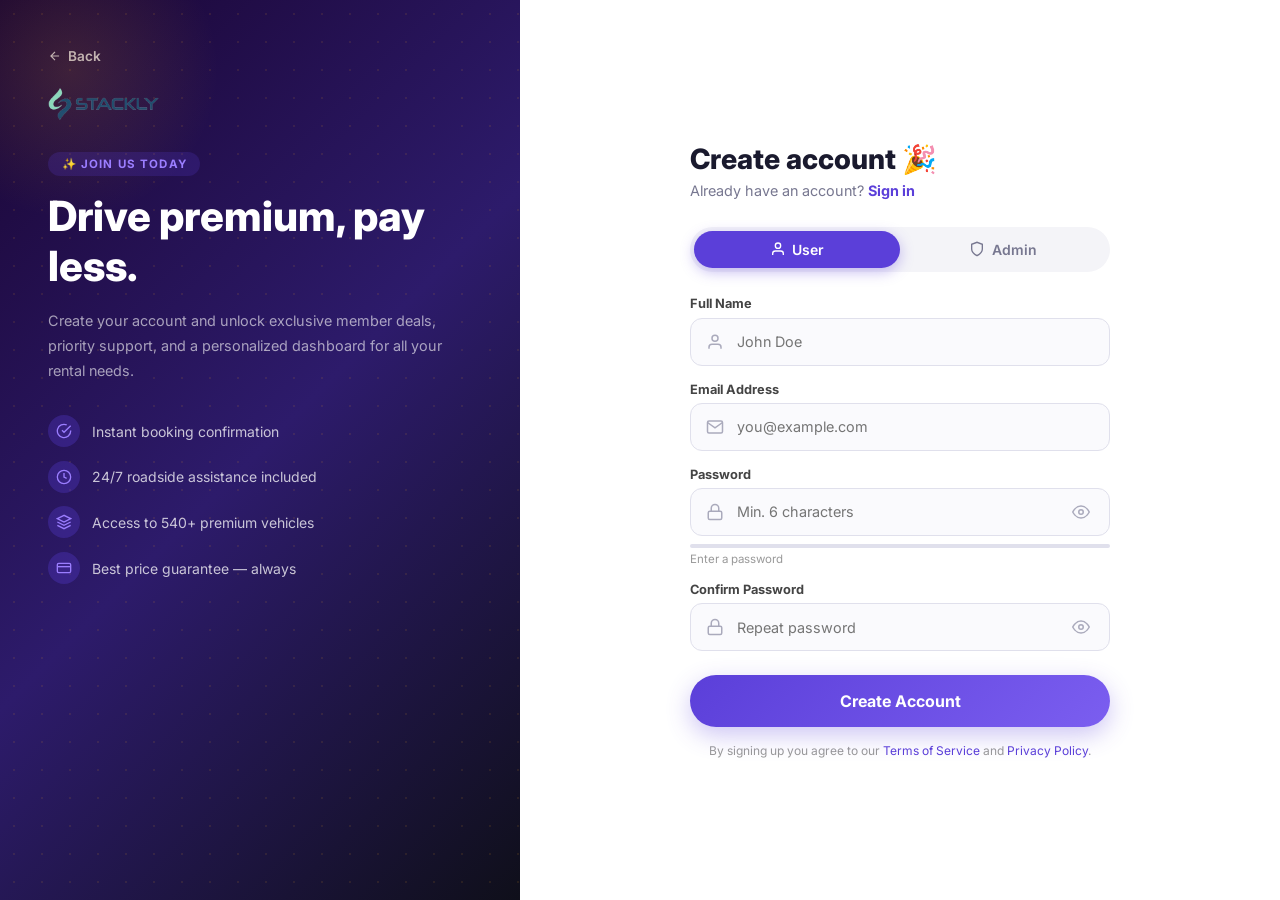
<file: signup.html>
<!DOCTYPE html>
<html lang="en">
<head>
  <meta charset="UTF-8" />
  <meta name="viewport" content="width=device-width, initial-scale=1.0" />
  <meta name="description" content="Sign up for STACKLY — create your account and start booking premium cars today." />
  <title>Sign Up — STACKLY</title>
  <link rel="icon" href="data:image/svg+xml,<svg xmlns='http://www.w3.org/2000/svg' viewBox='0 0 32 32'><rect width='32' height='32' rx='8' fill='%235B3FD9'/><text y='22' x='4' font-size='20'>🚗</text></svg>" />
  <style>
    @import url('https://fonts.googleapis.com/css2?family=Inter:wght@300;400;500;600;700;800;900&display=swap');
    *, *::before, *::after { box-sizing: border-box; margin: 0; padding: 0; }
    html { font-size: 16px; }
    body { font-family: 'Inter', sans-serif; min-height: 100vh; background: #F4F4F8; overflow-x: hidden; }
    a { text-decoration: none; color: inherit; }
    button { font-family: inherit; cursor: pointer; border: none; }
    input, select { font-family: inherit; }

    .auth-wrapper { min-height: 100vh; display: flex; flex-direction: column; }

    /* Brand panel — amber/coral gradient for signup */
    .auth-brand {
      background: linear-gradient(135deg, #1A0533 0%, #2D1B6B 50%, #0F0F1A 100%);
      padding: 2.5rem 2rem;
      display: flex; flex-direction: column;
      position: relative; overflow: hidden;
    }
    .auth-brand::before {
      content: '';
      position: absolute; inset: 0;
      background-image: radial-gradient(circle, rgba(245,166,35,0.1) 1px, transparent 1px);
      background-size: 28px 28px;
      pointer-events: none;
    }
    .auth-brand::after {
      content: '';
      position: absolute;
      top: -80px; left: -80px;
      width: 300px; height: 300px;
      border-radius: 50%;
      background: radial-gradient(circle, rgba(245,166,35,0.15) 0%, transparent 70%);
      pointer-events: none;
    }

    .brand-logo {
      display: flex; align-items: center; gap: 0.6rem;
      color: white; font-weight: 800; font-size: 1.25rem;
      position: relative; z-index: 1; text-decoration: none;
    }
    .brand-logo svg { width: 36px; height: 22px; }

    .brand-content { position: relative; z-index: 1; margin-top: 2rem; }
    .brand-tag {
      display: inline-block;
      background: rgba(91,63,217,0.2);
      color: #9B7EFF;
      font-size: 0.72rem; font-weight: 700;
      letter-spacing: 0.1em; text-transform: uppercase;
      padding: 0.3rem 0.85rem; border-radius: 50px;
      margin-bottom: 1rem;
    }
    .brand-content h2 { font-size: clamp(1.75rem, 4vw, 2.6rem); font-weight: 800; line-height: 1.2; color: white; margin-bottom: 1rem; }
    .brand-content p { font-size: 0.9rem; color: rgba(255,255,255,0.6); line-height: 1.75; max-width: 400px; }

    .brand-perks { margin-top: 2rem; display: flex; flex-direction: column; gap: 0.85rem; position: relative; z-index: 1; }
    .perk {
      display: flex; align-items: center; gap: 0.75rem;
      font-size: 0.875rem; color: rgba(255,255,255,0.75);
    }
    .perk-icon {
      width: 32px; height: 32px; border-radius: 50%;
      background: rgba(91,63,217,0.3);
      display: flex; align-items: center; justify-content: center; flex-shrink: 0;
    }
    .perk-icon svg { width: 16px; height: 16px; stroke: #9B7EFF; fill: none; stroke-width: 2; }

    /* Form panel */
    .auth-form-panel {
      flex: 1; display: flex; align-items: center; justify-content: center;
      padding: 2.5rem 1.5rem; background: white;
    }
    .auth-form-inner { width: 100%; max-width: 420px; }

    .auth-form-header { margin-bottom: 1.75rem; }
    .auth-form-header h1 { font-size: 1.75rem; font-weight: 800; color: #1A1A2E; margin-bottom: 0.35rem; }
    .auth-form-header p { font-size: 0.9rem; color: #777790; }
    .auth-form-header a { color: #5B3FD9; font-weight: 700; }
    .auth-form-header a:hover { text-decoration: underline; }

    /* Role tabs */
    .role-tabs {
      display: flex; gap: 0;
      background: #F4F4F8;
      border-radius: 50px; padding: 4px;
      margin-bottom: 1.5rem;
    }
    .role-tab {
      flex: 1; padding: 0.65rem;
      border-radius: 50px; border: none;
      font-size: 0.875rem; font-weight: 600;
      color: #777790; background: transparent;
      cursor: pointer; transition: all 0.25s ease;
      display: flex; align-items: center; justify-content: center; gap: 0.4rem;
    }
    .role-tab svg { width: 16px; height: 16px; stroke: currentColor; fill: none; stroke-width: 2; }
    .role-tab.active { background: #5B3FD9; color: white; box-shadow: 0 4px 14px rgba(91,63,217,0.35); }

    /* Fields */
    .field { margin-bottom: 1rem; }
    .field label { display: block; font-size: 0.8rem; font-weight: 700; color: #444; margin-bottom: 0.4rem; }
    .field-wrap { position: relative; }
    .field-icon {
      position: absolute; left: 1rem; top: 50%; transform: translateY(-50%);
      width: 18px; height: 18px;
      stroke: #AAAABC; fill: none; stroke-width: 2;
      pointer-events: none;
    }
    .field-wrap input, .field-wrap select {
      width: 100%;
      padding: 0.9rem 1rem 0.9rem 2.85rem;
      border: 1.5px solid #E0E0EC;
      border-radius: 12px;
      font-size: 0.9rem; color: #1A1A2E;
      background: #FAFAFD;
      transition: all 0.25s ease;
      -webkit-appearance: none;
    }
    .field-wrap input:focus, .field-wrap select:focus {
      border-color: #5B3FD9; background: white;
      box-shadow: 0 0 0 4px rgba(91,63,217,0.1); outline: none;
    }
    .field-wrap input.error, .field-wrap select.error {
      border-color: #e11d48; box-shadow: 0 0 0 4px rgba(225,29,72,0.08);
    }
    .field-error { font-size: 0.75rem; color: #e11d48; margin-top: 0.35rem; display: none; }
    .field-error.show { display: block; }
    .pw-toggle {
      position: absolute; right: 1rem; top: 50%; transform: translateY(-50%);
      background: none; border: none; cursor: pointer; padding: 4px; color: #AAAABC;
    }
    .pw-toggle svg { width: 18px; height: 18px; stroke: currentColor; fill: none; stroke-width: 2; display: block; }

    /* Password strength */
    .pw-strength { margin-top: 0.5rem; }
    .pw-strength-bar { height: 4px; background: #E0E0EC; border-radius: 50px; overflow: hidden; }
    .pw-strength-fill { height: 100%; width: 0%; border-radius: 50px; transition: all 0.3s ease; }
    .pw-strength-label { font-size: 0.72rem; color: #999; margin-top: 0.25rem; }

    /* Submit */
    .auth-submit {
      width: 100%; padding: 1rem;
      background: linear-gradient(135deg, #5B3FD9, #7B5EF0);
      color: white; border-radius: 50px;
      font-size: 1rem; font-weight: 700;
      box-shadow: 0 8px 24px rgba(91,63,217,0.3);
      transition: all 0.3s cubic-bezier(0.16,1,0.3,1);
      position: relative; overflow: hidden; margin-top: 0.5rem;
    }
    .auth-submit::before {
      content: ''; position: absolute; top: 0; left: -100%;
      width: 100%; height: 100%;
      background: linear-gradient(90deg, transparent, rgba(255,255,255,0.2), transparent);
      transition: 0.5s ease;
    }
    .auth-submit:hover::before { left: 100%; }
    .auth-submit:hover { transform: translateY(-2px); box-shadow: 0 12px 32px rgba(91,63,217,0.4); }
    .auth-submit:disabled { opacity: 0.7; cursor: not-allowed; transform: none; }

    .spinner {
      width: 20px; height: 20px; border: 2.5px solid rgba(255,255,255,0.35);
      border-top-color: white; border-radius: 50%;
      animation: spin 0.7s linear infinite; display: none; margin: 0 auto;
    }
    @keyframes spin { to { transform: rotate(360deg); } }
    .auth-submit.loading .btn-text { display: none; }
    .auth-submit.loading .spinner { display: block; }

    .auth-global-error {
      background: rgba(225,29,72,0.08); border: 1px solid rgba(225,29,72,0.2);
      border-radius: 10px; padding: 0.85rem 1rem;
      font-size: 0.85rem; color: #e11d48;
      margin-bottom: 1rem; display: none;
    }
    .auth-global-error.show { display: block; }
    .auth-success {
      background: rgba(34,197,94,0.1); border: 1px solid rgba(34,197,94,0.25);
      border-radius: 10px; padding: 0.85rem 1rem;
      font-size: 0.85rem; color: #16a34a;
      margin-bottom: 1rem; display: none;
    }
    .auth-success.show { display: block; }

    .terms-note { font-size: 0.75rem; color: #999; text-align: center; margin-top: 1rem; }
    .terms-note a { color: #5B3FD9; }

    @media (min-width: 768px) {
      .auth-wrapper { flex-direction: row; }
      .auth-brand { width: 480px; flex-shrink: 0; padding: 3rem; }
      .auth-form-panel { padding: 3rem; }
    }
    @media (min-width: 1024px) {
      .auth-brand { width: 520px; }
    }
  </style>
</head>
<body>
  <div class="auth-wrapper">

    <!-- LEFT: Brand -->
    <div class="auth-brand">
      <div style="margin-bottom: 1.5rem; display: flex; align-items: center;">
        <a href="#" onclick="history.back(); return false;" style="color: rgba(255,255,255,0.7); font-size: 0.85rem; font-weight: 600; display: inline-flex; align-items: center; gap: 0.35rem; text-decoration: none; transition: color 0.2s;" onmouseover="this.style.color='#fff'" onmouseout="this.style.color='rgba(255,255,255,0.7)'">
          <svg viewBox="0 0 24 24" fill="none" stroke="currentColor" stroke-width="2" style="width: 14px; height: 14px;"><path d="M19 12H5M12 19l-7-7 7-7"/></svg>
          Back
        </a>
      </div>
      <a href="index.html" class="brand-logo">
        <img src="images/logo-stackly.webp" alt="STACKLY Logo" style="height: 32px; width: auto;" />
      </a>

      <div class="brand-content">
        <span class="brand-tag">✨ Join Us Today</span>
        <h2>Drive premium, pay less.</h2>
        <p>Create your account and unlock exclusive member deals, priority support, and a personalized dashboard for all your rental needs.</p>

        <div class="brand-perks">
          <div class="perk">
            <div class="perk-icon"><svg viewBox="0 0 24 24"><path d="M22 11.08V12a10 10 0 11-5.93-9.14"/><polyline points="22 4 12 14.01 9 11.01"/></svg></div>
            Instant booking confirmation
          </div>
          <div class="perk">
            <div class="perk-icon"><svg viewBox="0 0 24 24"><circle cx="12" cy="12" r="10"/><polyline points="12 6 12 12 16 14"/></svg></div>
            24/7 roadside assistance included
          </div>
          <div class="perk">
            <div class="perk-icon"><svg viewBox="0 0 24 24"><path d="M12 2L2 7l10 5 10-5-10-5zM2 17l10 5 10-5M2 12l10 5 10-5"/></svg></div>
            Access to 540+ premium vehicles
          </div>
          <div class="perk">
            <div class="perk-icon"><svg viewBox="0 0 24 24"><rect x="2" y="5" width="20" height="14" rx="2"/><line x1="2" y1="10" x2="22" y2="10"/></svg></div>
            Best price guarantee — always
          </div>
        </div>
      </div>
    </div>

    <!-- RIGHT: Form -->
    <div class="auth-form-panel">
      <div class="auth-form-inner">

        <div class="auth-form-header">
          <h1>Create account 🎉</h1>
          <p>Already have an account? <a href="login.html" id="login-link">Sign in</a></p>
        </div>

        <!-- Role Tabs -->
        <div class="role-tabs" role="tablist">
          <button class="role-tab active" data-role="user" id="signup-tab-user">
            <svg viewBox="0 0 24 24"><path d="M20 21v-2a4 4 0 00-4-4H8a4 4 0 00-4 4v2"/><circle cx="12" cy="7" r="4"/></svg>
            User
          </button>
          <button class="role-tab" data-role="admin" id="signup-tab-admin">
            <svg viewBox="0 0 24 24"><path d="M12 22s8-4 8-10V5l-8-3-8 3v7c0 6 8 10 8 10z"/></svg>
            Admin
          </button>
        </div>

        <div class="auth-global-error" id="signup-error" role="alert"></div>
        <div class="auth-success" id="signup-success" role="status"></div>

        <form id="signup-form" novalidate>
          <div class="field">
            <label for="signup-name">Full Name</label>
            <div class="field-wrap">
              <svg class="field-icon" viewBox="0 0 24 24"><path d="M20 21v-2a4 4 0 00-4-4H8a4 4 0 00-4 4v2"/><circle cx="12" cy="7" r="4"/></svg>
              <input type="text" id="signup-name" placeholder="John Doe" autocomplete="name" required />
            </div>
            <div class="field-error" id="signup-name-err">Please enter your full name.</div>
          </div>

          <div class="field">
            <label for="signup-email">Email Address</label>
            <div class="field-wrap">
              <svg class="field-icon" viewBox="0 0 24 24"><path d="M4 4h16c1.1 0 2 .9 2 2v12c0 1.1-.9 2-2 2H4c-1.1 0-2-.9-2-2V6c0-1.1.9-2 2-2z"/><polyline points="22,6 12,13 2,6"/></svg>
              <input type="email" id="signup-email" placeholder="you@example.com" autocomplete="email" required />
            </div>
            <div class="field-error" id="signup-email-err">Please enter a valid email address.</div>
          </div>

          <div class="field">
            <label for="signup-password">Password</label>
            <div class="field-wrap">
              <svg class="field-icon" viewBox="0 0 24 24"><rect x="3" y="11" width="18" height="11" rx="2" ry="2"/><path d="M7 11V7a5 5 0 0110 0v4"/></svg>
              <input type="password" id="signup-password" placeholder="Min. 6 characters" autocomplete="new-password" required />
              <button type="button" class="pw-toggle" id="pw-toggle-1" aria-label="Toggle password">
                <svg viewBox="0 0 24 24"><path d="M1 12s4-8 11-8 11 8 11 8-4 8-11 8-11-8-11-8z"/><circle cx="12" cy="12" r="3"/></svg>
              </button>
            </div>
            <div class="pw-strength">
              <div class="pw-strength-bar"><div class="pw-strength-fill" id="pw-strength-fill"></div></div>
              <div class="pw-strength-label" id="pw-strength-label">Enter a password</div>
            </div>
            <div class="field-error" id="signup-pw-err">Password must be at least 6 characters.</div>
          </div>

          <div class="field">
            <label for="signup-confirm">Confirm Password</label>
            <div class="field-wrap">
              <svg class="field-icon" viewBox="0 0 24 24"><rect x="3" y="11" width="18" height="11" rx="2" ry="2"/><path d="M7 11V7a5 5 0 0110 0v4"/></svg>
              <input type="password" id="signup-confirm" placeholder="Repeat password" autocomplete="new-password" required />
              <button type="button" class="pw-toggle" id="pw-toggle-2" aria-label="Toggle confirm password">
                <svg viewBox="0 0 24 24"><path d="M1 12s4-8 11-8 11 8 11 8-4 8-11 8-11-8-11-8z"/><circle cx="12" cy="12" r="3"/></svg>
              </button>
            </div>
            <div class="field-error" id="signup-confirm-err">Passwords do not match.</div>
          </div>

          <button type="submit" class="auth-submit" id="signup-submit-btn">
            <span class="btn-text">Create Account</span>
            <div class="spinner"></div>
          </button>
        </form>

        <p class="terms-note">
          By signing up you agree to our <a href="404.html">Terms of Service</a> and <a href="404.html">Privacy Policy</a>.
        </p>

      </div>
    </div>
  </div>

  <script src="js/auth.js"></script>
  <script>
    // Block numbers in name field
    document.getElementById('signup-name').addEventListener('input', function() {
      this.value = this.value.replace(/[0-9]/g, '');
    });

    // Role tabs
    let selectedRole = 'user';
    document.querySelectorAll('.role-tab').forEach(tab => {
      tab.addEventListener('click', () => {
        document.querySelectorAll('.role-tab').forEach(t => t.classList.remove('active'));
        tab.classList.add('active');
        selectedRole = tab.dataset.role;
      });
    });

    // Password toggles
    function makePwToggle(toggleId, inputId) {
      const input = document.getElementById(inputId);
      document.getElementById(toggleId).addEventListener('click', () => {
        input.type = input.type === 'password' ? 'text' : 'password';
      });
    }
    makePwToggle('pw-toggle-1', 'signup-password');
    makePwToggle('pw-toggle-2', 'signup-confirm');

    // Password strength
    document.getElementById('signup-password').addEventListener('input', (e) => {
      const val = e.target.value;
      const fill = document.getElementById('pw-strength-fill');
      const label = document.getElementById('pw-strength-label');
      let strength = 0;
      if (val.length >= 6) strength++;
      if (val.length >= 10) strength++;
      if (/[A-Z]/.test(val) && /[0-9]/.test(val)) strength++;
      if (/[^A-Za-z0-9]/.test(val)) strength++;
      const configs = [
        { w: '25%', c: '#e11d48', t: 'Weak' },
        { w: '50%', c: '#F5A623', t: 'Fair' },
        { w: '75%', c: '#3b82f6', t: 'Good' },
        { w: '100%', c: '#22c55e', t: 'Strong' },
      ];
      if (!val) { fill.style.width = '0%'; label.textContent = 'Enter a password'; return; }
      const cfg = configs[Math.min(strength - 1, 3)] || configs[0];
      fill.style.width = cfg.w;
      fill.style.background = cfg.c;
      label.textContent = cfg.t;
      label.style.color = cfg.c;
    });

    // Validation
    function showErr(id, msgId) { document.getElementById(id).classList.add('error'); document.getElementById(msgId).classList.add('show'); }
    function clearErr(id, msgId) { document.getElementById(id).classList.remove('error'); document.getElementById(msgId).classList.remove('show'); }
    function showGlobal(msg, isErr = true) {
      const el = document.getElementById(isErr ? 'signup-error' : 'signup-success');
      const ot = document.getElementById(isErr ? 'signup-success' : 'signup-error');
      el.textContent = msg; el.classList.add('show');
      ot.classList.remove('show');
    }

    if (authIsLoggedIn()) window.location.href = 'dashboard.html';

    document.getElementById('signup-form').addEventListener('submit', (e) => {
      e.preventDefault();
      let valid = true;
      const name = document.getElementById('signup-name');
      const email = document.getElementById('signup-email');
      const pw = document.getElementById('signup-password');
      const confirm = document.getElementById('signup-confirm');

      ['signup-name','signup-email','signup-password','signup-confirm'].forEach((id, i) => clearErr(id, ['signup-name-err','signup-email-err','signup-pw-err','signup-confirm-err'][i]));
      document.getElementById('signup-error').classList.remove('show');
      document.getElementById('signup-success').classList.remove('show');

      if (name.value.trim().length < 2) { showErr('signup-name', 'signup-name-err'); valid = false; }
      const emailRx = /^[^\s@]+@[^\s@]+\.[^\s@]+$/;
      if (!emailRx.test(email.value.trim())) { showErr('signup-email', 'signup-email-err'); valid = false; }
      if (pw.value.length < 6) { showErr('signup-password', 'signup-pw-err'); valid = false; }
      if (pw.value !== confirm.value) { showErr('signup-confirm', 'signup-confirm-err'); valid = false; }
      if (!valid) return;

      const btn = document.getElementById('signup-submit-btn');
      btn.classList.add('loading'); btn.disabled = true;

      setTimeout(() => {
        authSignup(name.value.trim(), email.value.trim(), selectedRole, pw.value);
        showGlobal('Account created! Redirecting to login...', false);
        setTimeout(() => { window.location.href = 'login.html'; }, 900);
      }, 900);
    });
  </script>
</body>
</html>
</file>
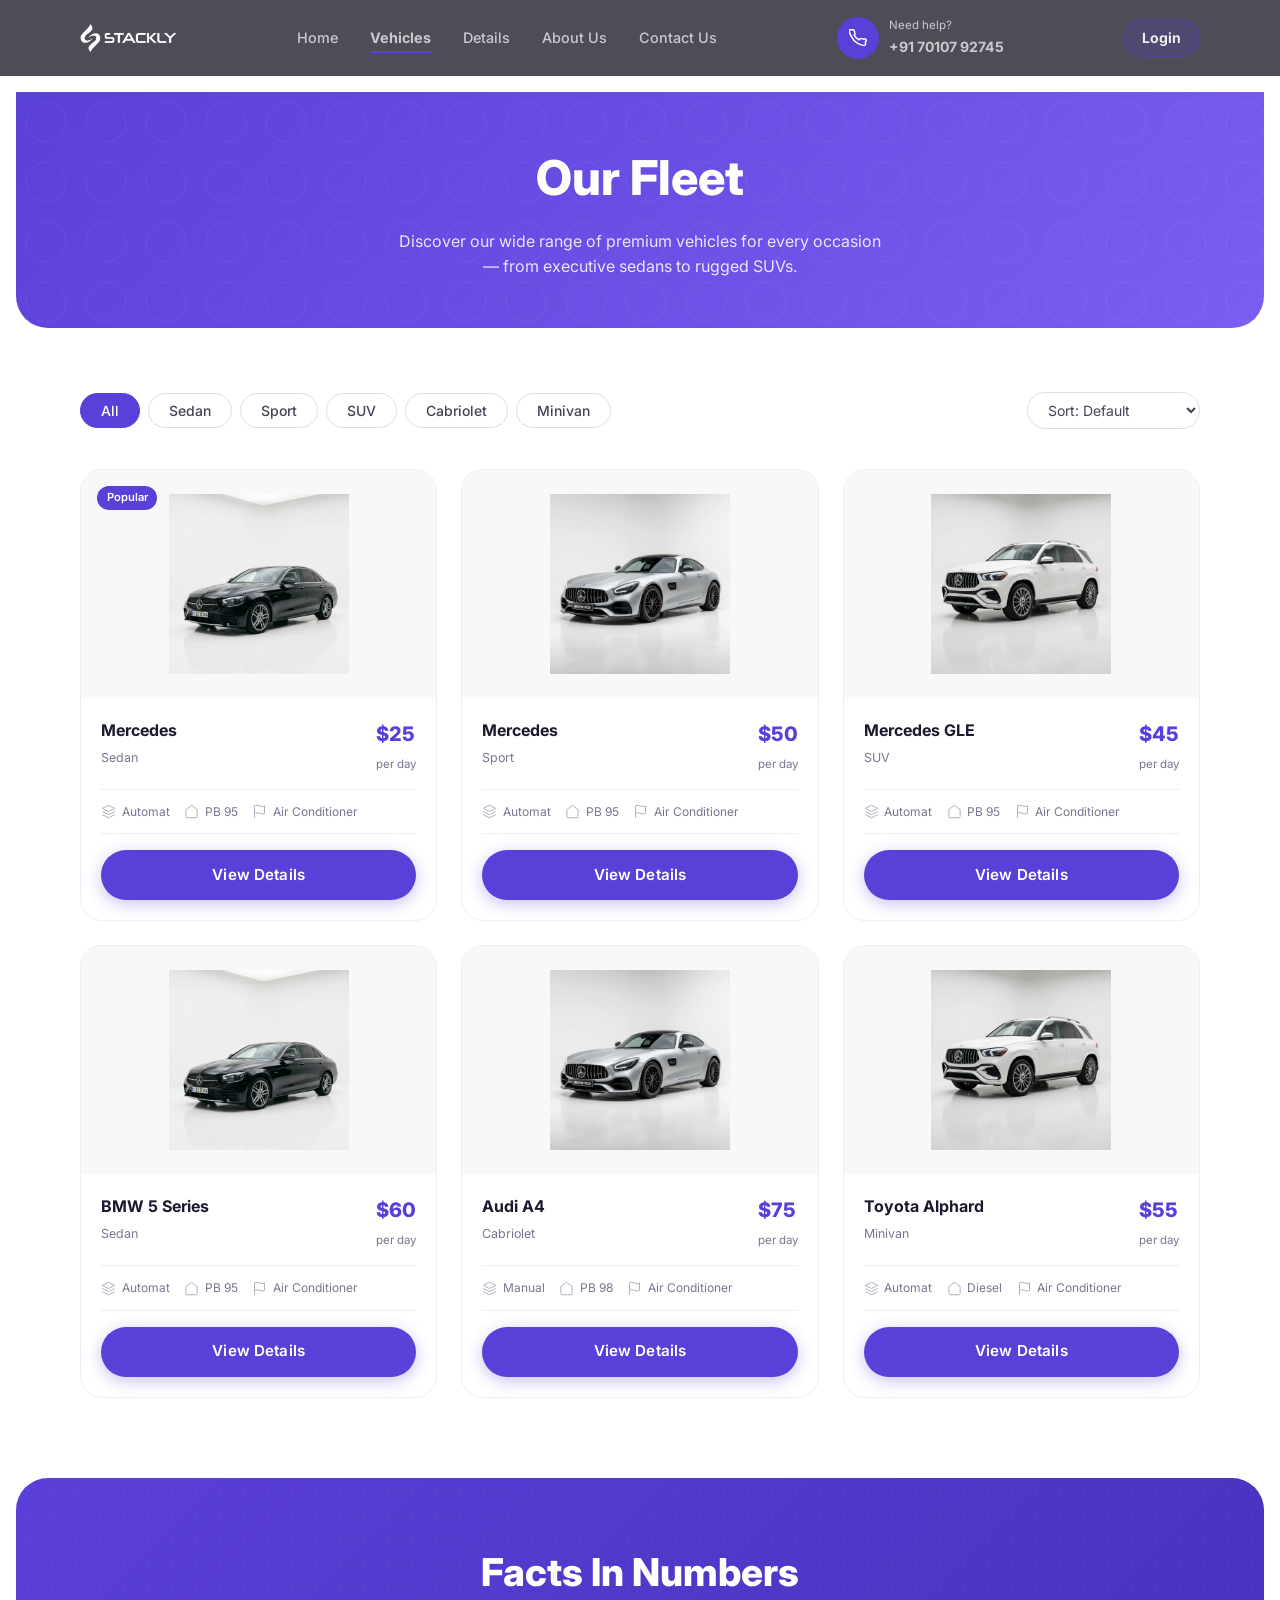
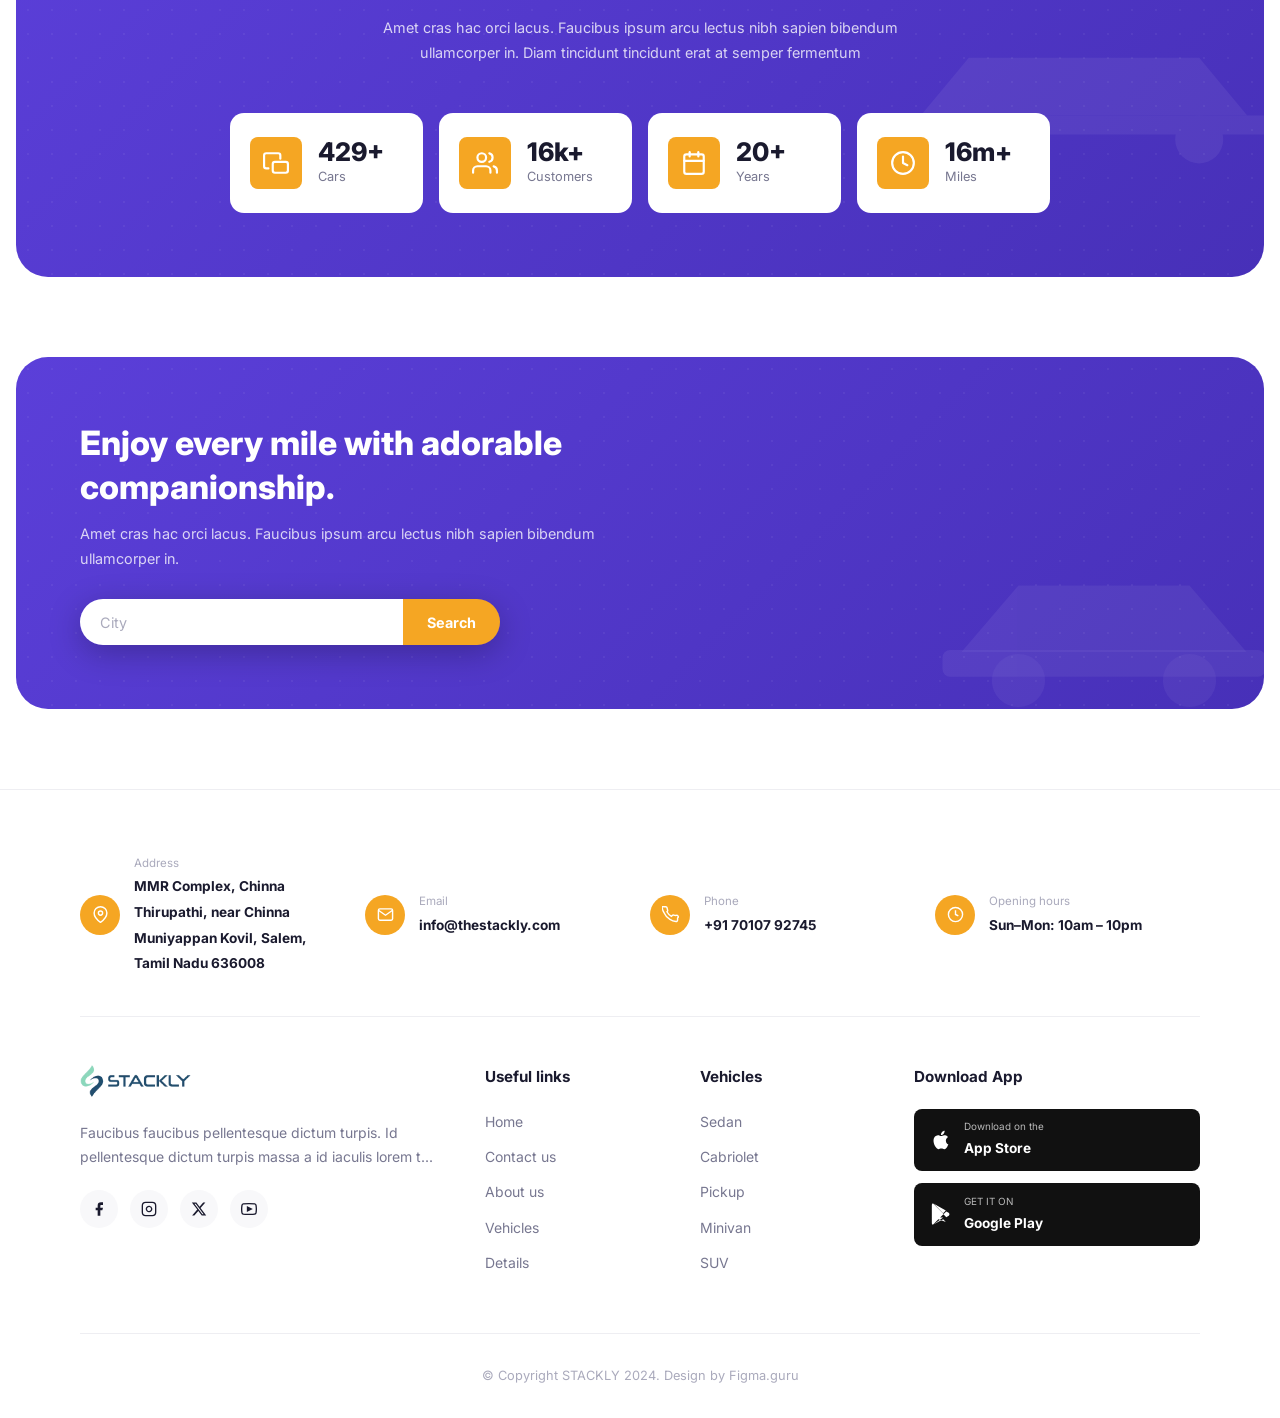
<file: vehicles.html>
<!DOCTYPE html>
<html lang="en">
<head>
  <meta charset="UTF-8" />
  <meta name="viewport" content="width=device-width, initial-scale=1.0" />
  <meta name="description" content="Browse our full fleet of rental vehicles - sedans, SUVs, sports cars, cabriolets, pickups and minivans. Find your perfect car today." />
  <title>Vehicles - STACKLY Fleet</title>
  <link rel="stylesheet" href="css/style.css" />
  <link rel="icon" href="data:image/svg+xml,<svg xmlns='http://www.w3.org/2000/svg' viewBox='0 0 32 32'><rect width='32' height='32' rx='8' fill='%235B3FD9'/><text y='22' x='4' font-size='20'>🚗</text></svg>" />
  <style>
    .vehicles-hero-section {
      background: linear-gradient(135deg, var(--primary) 0%, #7B5EF0 100%);
      border-radius: 0 0 var(--border-radius-xl) var(--border-radius-xl);
      margin: 1rem;
      padding: 3rem 2rem;
      color: white;
      text-align: center;
      position: relative;
      overflow: hidden;
    }
    .vehicles-hero-section::before {
      content: '';
      position: absolute;
      inset: 0;
      background: url("data:image/svg+xml,%3Csvg width='60' height='60' viewBox='0 0 60 60' xmlns='http://www.w3.org/2000/svg'%3E%3Ccircle cx='30' cy='30' r='20' fill='none' stroke='rgba(255,255,255,0.05)' stroke-width='1'/%3E%3C/svg%3E") repeat;
    }
    .vehicles-hero-section h1 {
      font-size: clamp(2rem, 5vw, 3rem);
      font-weight: 800;
      margin-bottom: 0.75rem;
      position: relative;
    }
    .vehicles-hero-section p {
      font-size: 1rem;
      opacity: 0.85;
      max-width: 500px;
      margin: 0 auto;
      position: relative;
    }
    .vehicles-page-section {
      padding: 3rem 0 5rem;
    }
    .filter-row {
      display: flex;
      flex-wrap: wrap;
      gap: 0.75rem;
      align-items: center;
      justify-content: space-between;
      margin-bottom: 2.5rem;
    }
    .filter-group {
      display: flex;
      gap: 0.5rem;
      flex-wrap: wrap;
    }
    .sort-select {
      padding: 0.5rem 1rem;
      border: 1.5px solid var(--gray-300);
      border-radius: 50px;
      font-size: 0.875rem;
      color: var(--gray-700);
      background: var(--white);
      cursor: pointer;
      transition: var(--transition);
      font-family: var(--font);
    }
    .sort-select:focus {
      border-color: var(--primary);
      outline: none;
    }
    .cars-count {
      font-size: 0.875rem;
      color: var(--gray-500);
      display: flex;
      align-items: center;
      gap: 0.35rem;
    }
    .cars-count strong {
      color: var(--text-primary);
    }
    .no-results {
      text-align: center;
      padding: 4rem 0;
      color: var(--gray-500);
      display: none;
    }
    .no-results svg {
      width: 64px;
      height: 64px;
      stroke: var(--gray-300);
      fill: none;
      stroke-width: 1.5;
      margin: 0 auto 1rem;
    }
    .no-results h3 {
      font-size: 1.25rem;
      color: var(--gray-700);
      margin-bottom: 0.5rem;
    }
    .price-badge {
      position: absolute;
      top: 1rem;
      right: 1rem;
      background: var(--accent);
      color: white;
      padding: 0.25rem 0.6rem;
      border-radius: 50px;
      font-size: 0.75rem;
      font-weight: 700;
    }
    .car-card-img { position: relative; }
    .popular-badge {
      position: absolute;
      top: 1rem;
      left: 1rem;
      background: var(--primary);
      color: white;
      padding: 0.2rem 0.6rem;
      border-radius: 50px;
      font-size: 0.7rem;
      font-weight: 600;
    }
  </style>
</head>
<body>

  <!-- ======================= NAVBAR ======================= -->
  <nav class="navbar" role="navigation" aria-label="Main navigation">
    <div class="nav-inner container">
      <a href="index.html" class="nav-logo">
        <img src="images/logo-stackly.webp" alt="STACKLY Logo" style="height: 28px; width: auto;" />
      </a>
      <ul class="nav-menu" role="list">
        <li><a href="index.html">Home</a></li>
        <li><a href="vehicles.html" class="active">Vehicles</a></li>
        <li><a href="details.html">Details</a></li>
        <li><a href="about.html">About Us</a></li>
        <li><a href="contact.html">Contact Us</a></li>
      </ul>
      <div class="nav-phone">
        <div class="nav-phone-icon">
          <svg viewBox="0 0 24 24" fill="none" stroke="currentColor" stroke-width="2" width="18" height="18" aria-hidden="true">
            <path d="M22 16.92v3a2 2 0 01-2.18 2 19.79 19.79 0 01-8.63-3.07A19.5 19.5 0 013.07 9.81a19.79 19.79 0 01-3.07-8.67A2 2 0 012.18 1h3a2 2 0 012 1.72c.127.96.361 1.903.7 2.81a2 2 0 01-.45 2.11L6.91 8.15a16 16 0 006.36 6.36l1.27-1.27a2 2 0 012.11-.45c.907.339 1.85.573 2.81.7A2 2 0 0122 16.92z"/>
          </svg>
        </div>
        <div class="nav-phone-text">
          <span>Need help?</span>
          <strong><a href="tel:+917010792745" style="color: inherit; text-decoration: none;">+91 70107 92745</a></strong>
        </div>
      </div>
      <button class="nav-toggle" aria-label="Toggle mobile menu">
        <span></span><span></span><span></span>
      </button>
      <div class="nav-login-btn-wrap">
        <a href="login.html" class="nav-login-btn" id="nav-login-link">Login</a>
      </div>
    </div>
  </nav>

  <!-- Mobile Menu -->
  <div class="mobile-menu" role="dialog" aria-modal="true">
    <div class="mobile-menu-inner">
      <div class="mobile-menu-header">
        <a href="index.html" class="nav-logo">STACKLY</a>
        <button class="mobile-menu-close" aria-label="Close menu">&times;</button>
      </div>
      <ul class="mobile-nav-links" role="list">
        <li><a href="index.html">Home</a></li>
        <li><a href="vehicles.html" class="active">Vehicles</a></li>
        <li><a href="details.html">Details</a></li>
        <li><a href="about.html">About Us</a></li>
        <li><a href="contact.html">Contact Us</a></li>
      </ul>
      <div class="mobile-login-wrap" style="margin:1rem 0;"></div>
      <div class="mobile-phone">
        <div class="nav-phone-icon">
          <svg viewBox="0 0 24 24" fill="none" stroke="currentColor" stroke-width="2" width="18" height="18">
            <path d="M22 16.92v3a2 2 0 01-2.18 2 19.79 19.79 0 01-8.63-3.07A19.5 19.5 0 013.07 9.81a19.79 19.79 0 01-3.07-8.67A2 2 0 012.18 1h3a2 2 0 012 1.72c.127.96.361 1.903.7 2.81a2 2 0 01-.45 2.11L6.91 8.15a16 16 0 006.36 6.36l1.27-1.27a2 2 0 012.11-.45c.907.339 1.85.573 2.81.7A2 2 0 0122 16.92z"/>
          </svg>
        </div>
        <div class="nav-phone-text"><span>Need help?</span><strong><a href="tel:+917010792745" style="color: inherit; text-decoration: none;">+91 70107 92745</a></strong></div>
      </div>
    </div>
  </div>

  <main>
    <!-- Hero Banner -->
    <section class="vehicles-hero-section" aria-label="Vehicles page header">
      <h1>Our Fleet</h1>
      <p>Discover our wide range of premium vehicles for every occasion — from executive sedans to rugged SUVs.</p>
    </section>

    <!-- Filter & Cars -->
    <section class="vehicles-page-section" aria-label="Vehicle listing">
      <div class="container">
        <div class="filter-row">
          <div class="filter-group" role="group" aria-label="Filter by vehicle type">
            <button class="filter-tab active" data-filter="all" id="filter-all">All</button>
            <button class="filter-tab" data-filter="sedan" id="filter-sedan">Sedan</button>
            <button class="filter-tab" data-filter="sport" id="filter-sport">Sport</button>
            <button class="filter-tab" data-filter="suv" id="filter-suv">SUV</button>
            <button class="filter-tab" data-filter="cabriolet" id="filter-cabriolet">Cabriolet</button>
            <button class="filter-tab" data-filter="minivan" id="filter-minivan">Minivan</button>
          </div>
          <label for="sort-cars" class="sr-only">Sort vehicles</label>
          <select class="sort-select" id="sort-cars" aria-label="Sort vehicles">
            <option value="default">Sort: Default</option>
            <option value="price-asc">Price: Low to High</option>
            <option value="price-desc">Price: High to Low</option>
          </select>
        </div>

        <div class="cars-grid" id="vehicles-grid">
          <!-- Mercedes Sedan $25 -->
          <article class="car-card reveal" data-type="sedan" data-price="25">
            <div class="car-card-img">
              <span class="popular-badge">Popular</span>
              <picture>
                <source srcset="images/car_mercedes_1779693961278.webp" type="image/png"/>
                <img src="images/car_mercedes_1779693961278.webp" alt="Mercedes Sedan" loading="lazy"/>
              </picture>
            </div>
            <div class="car-card-body">
              <div class="car-card-header">
                <div class="car-name"><h3>Mercedes</h3><span>Sedan</span></div>
                <div class="car-price"><span class="price">$25</span><span class="per">per day</span></div>
              </div>
              <div class="car-specs">
                <div class="car-spec"><svg viewBox="0 0 24 24" aria-hidden="true"><path d="M12 2L2 7l10 5 10-5-10-5zM2 17l10 5 10-5M2 12l10 5 10-5"/></svg>Automat</div>
                <div class="car-spec"><svg viewBox="0 0 24 24" aria-hidden="true"><path d="M3 9l9-7 9 7v11a2 2 0 01-2 2H5a2 2 0 01-2-2z"/></svg>PB 95</div>
                <div class="car-spec"><svg viewBox="0 0 24 24" aria-hidden="true"><path d="M4 15s1-1 4-1 5 2 8 2 4-1 4-1V3s-1 1-4 1-5-2-8-2-4 1-4 1zM4 22v-7"/></svg>Air Conditioner</div>
              </div>
              <a href="details.html?car=mercedes-sedan" class="btn btn-purple" id="veh1-btn">View Details</a>
            </div>
          </article>

          <!-- Mercedes Sport $50 -->
          <article class="car-card reveal" data-type="sport" data-price="50">
            <div class="car-card-img">
              <picture>
                <source srcset="images/car_sport_1779693979415.webp" type="image/png"/>
                <img src="images/car_sport_1779693979415.webp" alt="Mercedes Sport" loading="lazy"/>
              </picture>
            </div>
            <div class="car-card-body">
              <div class="car-card-header">
                <div class="car-name"><h3>Mercedes</h3><span>Sport</span></div>
                <div class="car-price"><span class="price">$50</span><span class="per">per day</span></div>
              </div>
              <div class="car-specs">
                <div class="car-spec"><svg viewBox="0 0 24 24" aria-hidden="true"><path d="M12 2L2 7l10 5 10-5-10-5zM2 17l10 5 10-5M2 12l10 5 10-5"/></svg>Automat</div>
                <div class="car-spec"><svg viewBox="0 0 24 24" aria-hidden="true"><path d="M3 9l9-7 9 7v11a2 2 0 01-2 2H5a2 2 0 01-2-2z"/></svg>PB 95</div>
                <div class="car-spec"><svg viewBox="0 0 24 24" aria-hidden="true"><path d="M4 15s1-1 4-1 5 2 8 2 4-1 4-1V3s-1 1-4 1-5-2-8-2-4 1-4 1zM4 22v-7"/></svg>Air Conditioner</div>
              </div>
              <a href="details.html?car=mercedes-sport" class="btn btn-purple" id="veh2-btn">View Details</a>
            </div>
          </article>

          <!-- Mercedes GLE SUV $45 -->
          <article class="car-card reveal" data-type="suv" data-price="45">
            <div class="car-card-img">
              <picture>
                <source srcset="images/car_suv_1779693998248.webp" type="image/png"/>
                <img src="images/car_suv_1779693998248.webp" alt="Mercedes GLE SUV" loading="lazy"/>
              </picture>
            </div>
            <div class="car-card-body">
              <div class="car-card-header">
                <div class="car-name"><h3>Mercedes GLE</h3><span>SUV</span></div>
                <div class="car-price"><span class="price">$45</span><span class="per">per day</span></div>
              </div>
              <div class="car-specs">
                <div class="car-spec"><svg viewBox="0 0 24 24" aria-hidden="true"><path d="M12 2L2 7l10 5 10-5-10-5zM2 17l10 5 10-5M2 12l10 5 10-5"/></svg>Automat</div>
                <div class="car-spec"><svg viewBox="0 0 24 24" aria-hidden="true"><path d="M3 9l9-7 9 7v11a2 2 0 01-2 2H5a2 2 0 01-2-2z"/></svg>PB 95</div>
                <div class="car-spec"><svg viewBox="0 0 24 24" aria-hidden="true"><path d="M4 15s1-1 4-1 5 2 8 2 4-1 4-1V3s-1 1-4 1-5-2-8-2-4 1-4 1zM4 22v-7"/></svg>Air Conditioner</div>
              </div>
              <a href="details.html?car=mercedes-gle" class="btn btn-purple" id="veh3-btn">View Details</a>
            </div>
          </article>

          <!-- BMW 5 Series $60 -->
          <article class="car-card reveal" data-type="sedan" data-price="60">
            <div class="car-card-img">
              <picture>
                <source srcset="images/car_mercedes_1779693961278.webp" type="image/png"/>
                <img src="images/car_mercedes_1779693961278.webp" alt="BMW 5 Series Sedan" loading="lazy"/>
              </picture>
            </div>
            <div class="car-card-body">
              <div class="car-card-header">
                <div class="car-name"><h3>BMW 5 Series</h3><span>Sedan</span></div>
                <div class="car-price"><span class="price">$60</span><span class="per">per day</span></div>
              </div>
              <div class="car-specs">
                <div class="car-spec"><svg viewBox="0 0 24 24" aria-hidden="true"><path d="M12 2L2 7l10 5 10-5-10-5zM2 17l10 5 10-5M2 12l10 5 10-5"/></svg>Automat</div>
                <div class="car-spec"><svg viewBox="0 0 24 24" aria-hidden="true"><path d="M3 9l9-7 9 7v11a2 2 0 01-2 2H5a2 2 0 01-2-2z"/></svg>PB 95</div>
                <div class="car-spec"><svg viewBox="0 0 24 24" aria-hidden="true"><path d="M4 15s1-1 4-1 5 2 8 2 4-1 4-1V3s-1 1-4 1-5-2-8-2-4 1-4 1zM4 22v-7"/></svg>Air Conditioner</div>
              </div>
              <a href="details.html?car=bmw-5" class="btn btn-purple" id="veh4-btn">View Details</a>
            </div>
          </article>

          <!-- Audi A4 Cabriolet $75 -->
          <article class="car-card reveal" data-type="cabriolet" data-price="75">
            <div class="car-card-img">
              <picture>
                <source srcset="images/car_sport_1779693979415.webp" type="image/png"/>
                <img src="images/car_sport_1779693979415.webp" alt="Audi A4 Cabriolet" loading="lazy"/>
              </picture>
            </div>
            <div class="car-card-body">
              <div class="car-card-header">
                <div class="car-name"><h3>Audi A4</h3><span>Cabriolet</span></div>
                <div class="car-price"><span class="price">$75</span><span class="per">per day</span></div>
              </div>
              <div class="car-specs">
                <div class="car-spec"><svg viewBox="0 0 24 24" aria-hidden="true"><path d="M12 2L2 7l10 5 10-5-10-5zM2 17l10 5 10-5M2 12l10 5 10-5"/></svg>Manual</div>
                <div class="car-spec"><svg viewBox="0 0 24 24" aria-hidden="true"><path d="M3 9l9-7 9 7v11a2 2 0 01-2 2H5a2 2 0 01-2-2z"/></svg>PB 98</div>
                <div class="car-spec"><svg viewBox="0 0 24 24" aria-hidden="true"><path d="M4 15s1-1 4-1 5 2 8 2 4-1 4-1V3s-1 1-4 1-5-2-8-2-4 1-4 1zM4 22v-7"/></svg>Air Conditioner</div>
              </div>
              <a href="details.html?car=audi-a4" class="btn btn-purple" id="veh5-btn">View Details</a>
            </div>
          </article>

          <!-- Toyota Alphard Minivan $55 -->
          <article class="car-card reveal" data-type="minivan" data-price="55">
            <div class="car-card-img">
              <picture>
                <source srcset="images/car_suv_1779693998248.webp" type="image/png"/>
                <img src="images/car_suv_1779693998248.webp" alt="Toyota Alphard Minivan" loading="lazy"/>
              </picture>
            </div>
            <div class="car-card-body">
              <div class="car-card-header">
                <div class="car-name"><h3>Toyota Alphard</h3><span>Minivan</span></div>
                <div class="car-price"><span class="price">$55</span><span class="per">per day</span></div>
              </div>
              <div class="car-specs">
                <div class="car-spec"><svg viewBox="0 0 24 24" aria-hidden="true"><path d="M12 2L2 7l10 5 10-5-10-5zM2 17l10 5 10-5M2 12l10 5 10-5"/></svg>Automat</div>
                <div class="car-spec"><svg viewBox="0 0 24 24" aria-hidden="true"><path d="M3 9l9-7 9 7v11a2 2 0 01-2 2H5a2 2 0 01-2-2z"/></svg>Diesel</div>
                <div class="car-spec"><svg viewBox="0 0 24 24" aria-hidden="true"><path d="M4 15s1-1 4-1 5 2 8 2 4-1 4-1V3s-1 1-4 1-5-2-8-2-4 1-4 1zM4 22v-7"/></svg>Air Conditioner</div>
              </div>
              <a href="details.html?car=toyota-alphard" class="btn btn-purple" id="veh6-btn">View Details</a>
            </div>
          </article>
        </div>

        <!-- No results placeholder -->
        <div class="no-results" id="no-results" aria-live="polite">
          <svg viewBox="0 0 24 24"><circle cx="11" cy="11" r="8"/><path d="m21 21-4.35-4.35"/></svg>
          <h3>No vehicles found</h3>
          <p>Try selecting a different category</p>
        </div>
      </div>
    </section>

    <!-- Facts Section (reuse) -->
    <section class="facts-section" aria-label="Facts in numbers">
      <svg class="facts-car-bg" viewBox="0 0 500 200" fill="none" aria-hidden="true">
        <path d="M80 140 L130 80 H370 L420 140 H80Z" fill="white"/>
        <path d="M60 140 H440 V160 H60Z" fill="white"/>
        <circle cx="130" cy="165" r="25" fill="white"/>
        <circle cx="370" cy="165" r="25" fill="white"/>
      </svg>
      <h2>Facts In Numbers</h2>
      <p>Amet cras hac orci lacus. Faucibus ipsum arcu lectus nibh sapien bibendum ullamcorper in. Diam tincidunt tincidunt erat at semper fermentum</p>
      <div class="facts-grid">
        <div class="fact-card reveal">
          <div class="fact-icon"><svg viewBox="0 0 24 24" stroke-linecap="round" stroke-linejoin="round"><path d="M5 17H3a2 2 0 01-2-2V5a2 2 0 012-2h11a2 2 0 012 2v3"/><rect x="9" y="11" width="14" height="10" rx="2"/></svg></div>
          <div><div class="fact-number" data-target="540" data-suffix="+">0+</div><div class="fact-label">Cars</div></div>
        </div>
        <div class="fact-card reveal">
          <div class="fact-icon"><svg viewBox="0 0 24 24" stroke-linecap="round" stroke-linejoin="round"><path d="M17 21v-2a4 4 0 00-4-4H5a4 4 0 00-4 4v2"/><circle cx="9" cy="7" r="4"/><path d="M23 21v-2a4 4 0 00-3-3.87M16 3.13a4 4 0 010 7.75"/></svg></div>
          <div><div class="fact-number" data-target="20" data-suffix="k+">0k+</div><div class="fact-label">Customers</div></div>
        </div>
        <div class="fact-card reveal">
          <div class="fact-icon"><svg viewBox="0 0 24 24" stroke-linecap="round" stroke-linejoin="round"><rect x="3" y="4" width="18" height="18" rx="2"/><line x1="16" y1="2" x2="16" y2="6"/><line x1="8" y1="2" x2="8" y2="6"/><line x1="3" y1="10" x2="21" y2="10"/></svg></div>
          <div><div class="fact-number" data-target="25" data-suffix="+">0+</div><div class="fact-label">Years</div></div>
        </div>
        <div class="fact-card reveal">
          <div class="fact-icon"><svg viewBox="0 0 24 24" stroke-linecap="round" stroke-linejoin="round"><circle cx="12" cy="12" r="10"/><path d="M12 6v6l4 2"/></svg></div>
          <div><div class="fact-number" data-target="20" data-suffix="m+">0m+</div><div class="fact-label">Miles</div></div>
        </div>
      </div>
    </section>

    <!-- CTA -->
    <section class="cta-section" aria-label="Search cars by city">
      <svg class="cta-car-img" viewBox="0 0 400 200" fill="none" aria-hidden="true">
        <path d="M50 140 L110 70 H290 L350 140 H50Z" fill="rgba(255,255,255,0.3)"/>
        <rect x="30" y="138" width="340" height="28" rx="8" fill="rgba(255,255,255,0.3)"/>
        <circle cx="110" cy="170" r="28" fill="rgba(255,255,255,0.25)"/>
        <circle cx="290" cy="170" r="28" fill="rgba(255,255,255,0.25)"/>
      </svg>
      <div class="cta-content">
        <h2>Enjoy every mile with adorable companionship.</h2>
        <p>Amet cras hac orci lacus. Faucibus ipsum arcu lectus nibh sapien bibendum ullamcorper in.</p>
        <div class="cta-search" role="search">
          <label for="cta-city-vehicles" class="sr-only">Enter city</label>
          <input type="text" id="cta-city-vehicles" placeholder="City" aria-label="Enter city"/>
          <button type="button" id="cta-search-vehicles-btn">Search</button>
        </div>
      </div>
    </section>
  </main>

  <!-- FOOTER (same as other pages) -->
  <footer class="footer" role="contentinfo">
    <div class="container">
      <!-- Contact strip -->
      <div class="footer-contacts">
        <div class="footer-contact-item" data-anim="fade-up" data-delay="100">
          <div class="footer-contact-icon">
            <svg viewBox="0 0 24 24"><path d="M21 10c0 7-9 13-9 13s-9-6-9-13a9 9 0 0118 0z"/><circle cx="12" cy="10" r="3"/></svg>
          </div>
          <div><small>Address</small><strong>MMR Complex, Chinna Thirupathi, near Chinna Muniyappan Kovil, Salem, Tamil Nadu 636008</strong></div>
        </div>
        <div class="footer-contact-item" data-anim="fade-up" data-delay="200">
          <div class="footer-contact-icon">
            <svg viewBox="0 0 24 24"><path d="M4 4h16c1.1 0 2 .9 2 2v12c0 1.1-.9 2-2 2H4c-1.1 0-2-.9-2-2V6c0-1.1.9-2 2-2z"/><polyline points="22,6 12,13 2,6"/></svg>
          </div>
          <div><small>Email</small><strong><a href="mailto:info@thestackly.com" style="color: inherit; text-decoration: none;">info@thestackly.com</a></strong></div>
        </div>
        <div class="footer-contact-item" data-anim="fade-up" data-delay="300">
          <div class="footer-contact-icon">
            <svg viewBox="0 0 24 24"><path d="M22 16.92v3a2 2 0 01-2.18 2 19.79 19.79 0 01-8.63-3.07A19.5 19.5 0 013.07 9.81a19.79 19.79 0 01-3.07-8.67A2 2 0 012.18 1h3a2 2 0 012 1.72c.127.96.361 1.903.7 2.81a2 2 0 01-.45 2.11L6.91 8.15a16 16 0 006.36 6.36l1.27-1.27a2 2 0 012.11-.45c.907.339 1.85.573 2.81.7A2 2 0 0122 16.92z"/></svg>
          </div>
          <div><small>Phone</small><strong><a href="tel:+917010792745" style="color: inherit; text-decoration: none;">+91 70107 92745</a></strong></div>
        </div>
        <div class="footer-contact-item" data-anim="fade-up" data-delay="400">
          <div class="footer-contact-icon">
            <svg viewBox="0 0 24 24"><circle cx="12" cy="12" r="10"/><polyline points="12 6 12 12 16 14"/></svg>
          </div>
          <div><small>Opening hours</small><strong>Sun–Mon: 10am – 10pm</strong></div>
        </div>
      </div>

      <!-- Footer columns -->
      <div class="footer-cols">
        <!-- Brand -->
        <div class="footer-col footer-col-brand" data-anim="fade-up">
          <a href="index.html" class="footer-logo">
            <img src="images/logo-stackly.webp" alt="STACKLY Logo" style="height: 32px; width: auto; margin-bottom: 0.5rem;" />
          </a>
          <p class="footer-tagline">Faucibus faucibus pellentesque dictum turpis. Id pellentesque dictum turpis massa a id iaculis lorem t...</p>
          <div class="social-links" aria-label="Social media links">
            <a href="404.html" class="social-link" aria-label="Facebook">
              <svg viewBox="0 0 24 24" fill="currentColor"><path d="M18 2h-3a5 5 0 00-5 5v3H7v4h3v8h4v-8h3l1-4h-4V7a1 1 0 011-1h3z"/></svg>
            </a>
            <a href="404.html" class="social-link" aria-label="Instagram">
              <svg viewBox="0 0 24 24" fill="none" stroke="currentColor" stroke-width="2"><rect x="2" y="2" width="20" height="20" rx="5" ry="5"/><path d="M16 11.37A4 4 0 1112.63 8 4 4 0 0116 11.37z"/><line x1="17.5" y1="6.5" x2="17.51" y2="6.5"/></svg>
            </a>
            <a href="404.html" class="social-link" aria-label="X/Twitter">
              <svg viewBox="0 0 24 24" fill="currentColor"><path d="M18.244 2.25h3.308l-7.227 8.26 8.502 11.24H16.17l-5.214-6.817L4.99 21.75H1.68l7.73-8.835L1.254 2.25H8.08l4.713 6.231zm-1.161 17.52h1.833L7.084 4.126H5.117z"/></svg>
            </a>
            <a href="404.html" class="social-link" aria-label="YouTube">
              <svg viewBox="0 0 24 24" fill="none" stroke="currentColor" stroke-width="2"><path d="M22.54 6.42a2.78 2.78 0 00-1.95-1.96C18.88 4 12 4 12 4s-6.88 0-8.59.46A2.78 2.78 0 001.46 6.42 29 29 0 001 12a29 29 0 00.46 5.58A2.78 2.78 0 003.41 19.6C5.12 20 12 20 12 20s6.88 0 8.59-.46a2.78 2.78 0 001.95-1.95A29 29 0 0023 12a29 29 0 00-.46-5.58z"/><polygon points="9.75 15.02 15.5 12 9.75 8.98 9.75 15.02" fill="currentColor"/></svg>
            </a>
          </div>
        </div>

        <!-- Useful Links -->
        <div class="footer-col" data-anim="fade-up" data-delay="100">
          <h4>Useful links</h4>
          <ul>
            <li><a href="index.html">Home</a></li>
            <li><a href="contact.html">Contact us</a></li>
            <li><a href="about.html">About us</a></li>
            <li><a href="vehicles.html">Vehicles</a></li>
            <li><a href="details.html">Details</a></li>
          </ul>
        </div>

        <!-- Vehicles -->
        <div class="footer-col" data-anim="fade-up" data-delay="200">
          <h4>Vehicles</h4>
          <ul>
            <li><a href="vehicles.html">Sedan</a></li>
            <li><a href="vehicles.html">Cabriolet</a></li>
            <li><a href="vehicles.html">Pickup</a></li>
            <li><a href="vehicles.html">Minivan</a></li>
            <li><a href="vehicles.html">SUV</a></li>
          </ul>
        </div>

        <!-- Download App -->
        <div class="footer-col" data-anim="fade-up" data-delay="300">
          <h4>Download App</h4>
          <div class="app-btns">
            <a href="404.html" class="app-btn" id="appstore-btn" aria-label="Download on App Store">
              <svg viewBox="0 0 24 24" fill="currentColor"><path d="M18.71 19.5c-.83 1.24-1.71 2.45-3.05 2.47-1.34.03-1.77-.79-3.29-.79-1.53 0-2 .77-3.27.82-1.31.05-2.3-1.32-3.14-2.53C4.25 17 2.94 12.45 4.7 9.39c.87-1.52 2.43-2.48 4.12-2.51 1.28-.02 2.5.87 3.29.87.78 0 2.26-1.07 3.8-.91.65.03 2.47.26 3.64 1.98l-.09.06c-.22.14-2.2 1.28-2.18 3.81.03 3.02 2.65 4.03 2.68 4.04l-.05.23zM13 3.5c.73-.83 1.94-1.46 2.94-1.5.13 1.17-.34 2.35-1.04 3.19-.69.85-1.83 1.51-2.95 1.42-.15-1.15.41-2.35 1.05-3.11z"/></svg>
              <div class="app-btn-text"><small>Download on the</small><strong>App Store</strong></div>
            </a>
            <a href="404.html" class="app-btn" id="playstore-btn" aria-label="Get it on Google Play">
              <svg viewBox="0 0 24 24" fill="currentColor"><path d="M3.18 23.76A2 2 0 012 22V2a2 2 0 011.18-1.76l11.68 11.76L3.18 23.76zM20.36 10.76l-2.6-1.48-3.08 3.1 3.08 3.1 2.64-1.5a2 2 0 000-3.22zM4.16.7l13.12 7.44-2.92 2.94L4.16.7zM14.36 15.8L4.16 23.3l10.2-5.56 2.92 2.94-13.12-4.88z"/></svg>
              <div class="app-btn-text"><small>GET IT ON</small><strong>Google Play</strong></div>
            </a>
          </div>
        </div>
      </div>

      <div class="footer-bottom">
        <p>&copy; Copyright STACKLY 2024. Design by Figma.guru</p>
      </div>
    </div>
  </footer>

  <style>.sr-only{position:absolute;width:1px;height:1px;padding:0;margin:-1px;overflow:hidden;clip:rect(0,0,0,0);white-space:nowrap;border-width:0}</style>
  <script src="js/auth.js"></script>
  <script src="js/main.js"></script>
  <script>
    // Sort functionality
    document.getElementById('sort-cars').addEventListener('change', function() {
      const grid = document.getElementById('vehicles-grid');
      const cards = Array.from(grid.querySelectorAll('.car-card:not([style*="display: none"])'));
      
      cards.sort((a, b) => {
        const priceA = parseInt(a.dataset.price);
        const priceB = parseInt(b.dataset.price);
        if (this.value === 'price-asc') return priceA - priceB;
        if (this.value === 'price-desc') return priceB - priceA;
        return 0;
      });
      
      cards.forEach(card => grid.appendChild(card));
    });

    // Filter with no-results
    document.querySelectorAll('.filter-tab').forEach(tab => {
      tab.addEventListener('click', () => {
        const filter = tab.dataset.filter;
        const allCards = document.querySelectorAll('.car-card');
        let visibleCount = 0;
        allCards.forEach(card => {
          const show = filter === 'all' || card.dataset.type === filter;
          card.style.display = show ? '' : 'none';
          if (show) visibleCount++;
        });
        document.getElementById('no-results').style.display = visibleCount === 0 ? 'block' : 'none';
      });
    });
  </script>
</body>
</html>
</file>
<file: css/style.css>
/* =============================================
   CAR RENTAL - MAIN STYLESHEET v2
   Mobile-First | Premium Animations
   ============================================= */

@import url('https://fonts.googleapis.com/css2?family=Inter:wght@300;400;500;600;700;800;900&display=swap');

/* ---- CSS VARIABLES ---- */
:root {
  --primary: #5B3FD9;
  --primary-dark: #4730b8;
  --primary-light: #7B5EF0;
  --accent: #F5A623;
  --accent-dark: #e09415;
  --white: #ffffff;
  --black: #111111;
  --gray-100: #F8F8FA;
  --gray-200: #EEEEF2;
  --gray-300: #DDDDE5;
  --gray-400: #AAAABC;
  --gray-500: #777790;
  --gray-700: #444455;
  --text-primary: #1A1A2E;
  --text-secondary: #55557A;
  --border-radius-sm: 8px;
  --border-radius-md: 14px;
  --border-radius-lg: 22px;
  --border-radius-xl: 32px;
  --shadow-sm: 0 2px 12px rgba(91, 63, 217, 0.07);
  --shadow-md: 0 8px 32px rgba(91, 63, 217, 0.13);
  --shadow-lg: 0 20px 60px rgba(91, 63, 217, 0.18);
  --shadow-card: 0 4px 24px rgba(0, 0, 0, 0.08);
  --transition: all 0.32s cubic-bezier(0.4, 0, 0.2, 1);
  --font: 'Inter', sans-serif;
}

/* ---- RESET ---- */
*,
*::before,
*::after {
  box-sizing: border-box;
  margin: 0;
  padding: 0;
}

html {
  scroll-behavior: smooth;
  font-size: 16px;
}

body {
  font-family: var(--font);
  color: var(--text-primary);
  background: var(--white);
  line-height: 1.6;
  overflow-x: hidden;
}

img {
  max-width: 100%;
  height: auto;
  display: block;
}

a {
  text-decoration: none;
  color: inherit;
  transition: var(--transition);
}

ul {
  list-style: none;
}

button,
input,
select,
textarea {
  font-family: var(--font);
  outline: none;
  border: none;
}

/* =============================================
   PAGE LOADER
   ============================================= */
#page-loader {
  position: fixed;
  inset: 0;
  background: var(--primary);
  z-index: 99999;
  display: flex;
  align-items: center;
  justify-content: center;
  flex-direction: column;
  gap: 1.5rem;
  transition: opacity 0.5s ease, visibility 0.5s ease;
}

#page-loader.loaded {
  opacity: 0;
  visibility: hidden;
}

.loader-logo {
  display: flex;
  align-items: center;
  gap: 0.75rem;
  color: white;
  font-size: 1.5rem;
  font-weight: 800;
  animation: loaderPulse 1.5s ease-in-out infinite;
}

.loader-bar {
  width: 160px;
  height: 3px;
  background: rgba(255, 255, 255, 0.2);
  border-radius: 3px;
  overflow: hidden;
}

.loader-bar::after {
  content: '';
  display: block;
  height: 100%;
  width: 0%;
  background: var(--accent);
  border-radius: 3px;
  animation: loaderProgress 1s ease forwards;
}

@keyframes loaderPulse {

  0%,
  100% {
    opacity: 1;
    transform: scale(1)
  }

  50% {
    opacity: 0.7;
    transform: scale(0.97)
  }
}

@keyframes loaderProgress {
  0% {
    width: 0%
  }

  100% {
    width: 100%
  }
}

/* =============================================
   UTILITIES
   ============================================= */
.container {
  width: 100%;
  max-width: 1200px;
  margin: 0 auto;
  padding: 0 1.25rem;
}

.section-pad {
  padding: 5rem 0;
}

.sr-only {
  position: absolute;
  width: 1px;
  height: 1px;
  padding: 0;
  margin: -1px;
  overflow: hidden;
  clip: rect(0, 0, 0, 0);
  white-space: nowrap;
  border-width: 0
}

.btn {
  display: inline-flex;
  align-items: center;
  justify-content: center;
  gap: 0.5rem;
  padding: 0.8rem 1.8rem;
  border-radius: 50px;
  font-weight: 600;
  font-size: 0.95rem;
  cursor: pointer;
  transition: var(--transition);
  border: none;
  letter-spacing: 0.01em;
}

.btn-primary {
  background: var(--accent);
  color: var(--white);
  box-shadow: 0 4px 20px rgba(245, 166, 35, 0.38);
}

.btn-primary:hover {
  background: var(--accent-dark);
  transform: translateY(-2px);
  box-shadow: 0 10px 28px rgba(245, 166, 35, 0.48);
}

.btn-purple {
  background: var(--primary);
  color: var(--white);
  width: 100%;
  box-shadow: 0 4px 16px rgba(91, 63, 217, 0.32);
}

.btn-purple:hover {
  background: var(--primary-dark);
  transform: translateY(-2px);
  box-shadow: 0 10px 28px rgba(91, 63, 217, 0.44);
}

.btn-outline {
  background: transparent;
  color: var(--primary);
  border: 2px solid var(--primary);
}

.btn-outline:hover {
  background: var(--primary);
  color: var(--white);
}

/* =============================================
   SCROLL ANIMATIONS
   ============================================= */
[data-anim] {
  opacity: 0;
  transition: opacity 0.7s ease, transform 0.7s cubic-bezier(0.16, 1, 0.3, 1);
}

[data-anim="fade-up"] {
  transform: translateY(40px);
}

[data-anim="fade-left"] {
  transform: translateX(-40px);
}

[data-anim="fade-right"] {
  transform: translateX(40px);
}

[data-anim="fade-in"] {
  transform: scale(0.95);
}

[data-anim="fade-down"] {
  transform: translateY(-30px);
}

[data-anim].in-view {
  opacity: 1;
  transform: none;
}

[data-delay="100"] {
  transition-delay: 0.1s;
}

[data-delay="200"] {
  transition-delay: 0.2s;
}

[data-delay="300"] {
  transition-delay: 0.3s;
}

[data-delay="400"] {
  transition-delay: 0.4s;
}

[data-delay="500"] {
  transition-delay: 0.5s;
}

[data-delay="600"] {
  transition-delay: 0.6s;
}

/* Legacy reveal support */
.reveal {
  opacity: 0;
  transform: translateY(28px);
  transition: opacity 0.7s ease, transform 0.7s cubic-bezier(0.16, 1, 0.3, 1);
}

.reveal.visible {
  opacity: 1;
  transform: none;
}

/* =============================================
   NAVBAR
   ============================================= */
.navbar {
  position: sticky;
  top: 0;
  z-index: 1000;
  background: linear-gradient(135deg, rgba(255, 255, 255, 0.95) 0%, rgba(240, 240, 245, 0.95) 100%);
  backdrop-filter: blur(12px);
  -webkit-backdrop-filter: blur(12px);
  box-shadow: 0 1px 0 rgba(0, 0, 0, 0.06);
  transition: var(--transition);
}

.navbar.scrolled {
  box-shadow: 0 4px 24px rgba(0, 0, 0, 0.1);
}

.nav-inner {
  display: flex;
  align-items: center;
  justify-content: space-between;
  padding: 1rem 1.25rem;
  gap: 1rem;
}

.nav-logo {
  display: flex;
  align-items: center;
  gap: 0.5rem;
  font-weight: 800;
  font-size: 1.1rem;
  color: var(--text-primary);
  flex-shrink: 0;
}

.nav-logo svg {
  width: 34px;
  height: 22px;
}

.nav-menu {
  display: none;
  gap: 2rem;
}

.nav-menu a {
  font-size: 0.9rem;
  font-weight: 500;
  color: var(--gray-700);
  position: relative;
  padding-bottom: 2px;
}

.nav-menu a::after {
  content: '';
  position: absolute;
  bottom: -2px;
  left: 0;
  width: 0;
  height: 2px;
  background: var(--primary);
  transition: var(--transition);
  border-radius: 2px;
}

.nav-menu a:hover::after,
.nav-menu a.active::after {
  width: 100%;
}

.nav-menu a:hover,
.nav-menu a.active {
  color: var(--primary);
  font-weight: 700;
}

.nav-phone {
  display: none;
  align-items: center;
  gap: 0.6rem;
}

.nav-phone-icon {
  width: 42px;
  height: 42px;
  background: var(--primary);
  border-radius: 50%;
  display: flex;
  align-items: center;
  justify-content: center;
  flex-shrink: 0;
  transition: var(--transition);
}

.nav-phone-icon:hover {
  background: var(--primary-dark);
  transform: scale(1.08);
}

.nav-phone-icon svg {
  width: 18px;
  height: 18px;
  color: white;
}

.nav-phone-text span {
  display: block;
  font-size: 0.72rem;
  color: var(--gray-500);
}

.nav-phone-text strong {
  font-size: 0.88rem;
  font-weight: 700;
  color: var(--text-primary);
}

.nav-toggle {
  display: flex;
  flex-direction: column;
  gap: 5px;
  cursor: pointer;
  padding: 4px;
  background: none;
  order: 3; /* Move toggle to rightmost edge on mobile */
}

.nav-login-btn-wrap {
  order: 2; /* Move login button before toggle on mobile */
}

.nav-toggle span {
  display: block;
  width: 24px;
  height: 2px;
  background: var(--text-primary);
  border-radius: 2px;
  transition: var(--transition);
}

.nav-toggle.open span:nth-child(1) {
  transform: translateY(7px) rotate(45deg);
}

.nav-toggle.open span:nth-child(2) {
  opacity: 0;
  transform: scaleX(0);
}

.nav-toggle.open span:nth-child(3) {
  transform: translateY(-7px) rotate(-45deg);
}

/* Mobile Menu */
.mobile-menu {
  display: none;
  position: fixed;
  top: 0;
  left: 0;
  right: 0;
  bottom: 0;
  background: rgba(0, 0, 0, 0.55);
  z-index: 999;
  opacity: 0;
  transition: opacity 0.3s ease;
  backdrop-filter: blur(4px);
}

.mobile-menu.open {
  display: block;
  opacity: 1;
}

.mobile-menu-inner {
  position: absolute;
  top: 0;
  right: 0;
  width: 290px;
  height: 100%;
  background: var(--white);
  padding: 2rem 1.5rem;
  transform: translateX(100%);
  transition: transform 0.35s cubic-bezier(0.4, 0, 0.2, 1);
  overflow-y: auto;
}

.mobile-menu.open .mobile-menu-inner {
  transform: translateX(0);
}

.mobile-menu-header {
  display: flex;
  justify-content: space-between;
  align-items: center;
  margin-bottom: 2rem;
}

.mobile-menu-close {
  background: none;
  cursor: pointer;
  font-size: 1.75rem;
  color: var(--gray-700);
  line-height: 1;
}

.mobile-nav-links {
  display: flex;
  flex-direction: column;
  gap: 0;
}

.mobile-nav-links a {
  display: block;
  padding: 1rem 0;
  border-bottom: 1px solid var(--gray-200);
  font-weight: 500;
  color: var(--gray-700);
  font-size: 1rem;
  transition: var(--transition);
}

.mobile-nav-links a:hover,
.mobile-nav-links a.active {
  color: var(--primary);
  padding-left: 8px;
}

.mobile-phone {
  margin-top: 2rem;
  display: flex;
  align-items: center;
  gap: 0.75rem;
  padding: 1rem;
  background: var(--gray-100);
  border-radius: var(--border-radius-md);
}

/* =============================================
   HERO SECTION — FIXED LAYOUT
   ============================================= */
.hero {
  background: linear-gradient(135deg, #5B3FD9 0%, #6B4FE9 60%, #7B5EF0 100%);
  border-radius: var(--border-radius-xl);
  margin: 1rem;
  overflow: hidden;
  position: relative;
  min-height: 480px;
}

/* Decorative circle pattern background */
.hero::before {
  content: '';
  position: absolute;
  inset: 0;
  background-image: radial-gradient(circle, rgba(255, 255, 255, 0.06) 1px, transparent 1px);
  background-size: 28px 28px;
  pointer-events: none;
}

/* Large decorative circle top-right */
.hero::after {
  content: '';
  position: absolute;
  top: -120px;
  right: -120px;
  width: 450px;
  height: 450px;
  border-radius: 50%;
  background: rgba(255, 255, 255, 0.04);
  pointer-events: none;
}

.hero-inner {
  position: relative;
  z-index: 2;
  padding: 2.5rem 1.5rem;
  display: flex;
  flex-direction: column;
  gap: 2rem;
  min-height: 480px;
}

/* Hero Content (Left) */
.hero-content {
  color: var(--white);
  flex: 1;
}

.hero-content h1 {
  font-size: clamp(2rem, 5.5vw, 3.2rem);
  font-weight: 800;
  line-height: 1.18;
  margin-bottom: 1rem;
  letter-spacing: -0.02em;
}

.hero-content p {
  font-size: 0.9rem;
  opacity: 0.82;
  max-width: 380px;
  margin-bottom: 2rem;
  line-height: 1.75;
}

/* Hero car image — positioned absolutely in hero */
.hero-car-float {
  position: absolute;
  bottom: 0;
  left: 38%;
  transform: translateX(-50%);
  width: 420px;
  max-width: 50%;
  pointer-events: none;
  z-index: 1;
}

.hero-car-float img {
  width: 100%;
  filter: drop-shadow(0 20px 50px rgba(0, 0, 0, 0.35));
  animation: carFloat 5s ease-in-out infinite;
}

@keyframes carFloat {

  0%,
  100% {
    transform: translateY(0px);
  }

  50% {
    transform: translateY(-14px);
  }
}

/* Book Card (Right) */
.book-card {
  background: var(--white);
  border-radius: 20px;
  padding: 2rem;
  box-shadow: 0 24px 80px rgba(0, 0, 0, 0.22);
  position: relative;
  z-index: 3;
  flex-shrink: 0;
}

.book-card h2 {
  font-size: 1.3rem;
  font-weight: 800;
  margin-bottom: 1.5rem;
  text-align: center;
  color: var(--text-primary);
}

.form-group {
  margin-bottom: 0.85rem;
}

.form-select,
.form-input {
  width: 100%;
  padding: 0.85rem 2.5rem 0.85rem 1rem;
  border: 1.5px solid var(--gray-200);
  border-radius: var(--border-radius-sm);
  font-size: 0.88rem;
  color: var(--text-primary);
  background: var(--white);
  appearance: none;
  cursor: pointer;
  transition: var(--transition);
  background-image: url("data:image/svg+xml,%3Csvg xmlns='http://www.w3.org/2000/svg' width='14' height='14' fill='%23999' viewBox='0 0 16 16'%3E%3Cpath d='M7.247 11.14 2.451 5.658C1.885 5.013 2.345 4 3.204 4h9.592a1 1 0 0 1 .753 1.659l-4.796 5.48a1 1 0 0 1-1.506 0z'/%3E%3C/svg%3E");
  background-repeat: no-repeat;
  background-position: right 0.85rem center;
}

.form-select:focus,
.form-input:focus {
  border-color: var(--primary);
  box-shadow: 0 0 0 3px rgba(91, 63, 217, 0.12);
  outline: none;
}

.form-date {
  width: 100%;
  padding: 0.85rem 1rem;
  border: 1.5px solid var(--gray-200);
  border-radius: var(--border-radius-sm);
  font-size: 0.88rem;
  color: var(--text-primary);
  background: var(--white);
  cursor: pointer;
  transition: var(--transition);
  display: flex;
  align-items: center;
}

.form-date:focus {
  border-color: var(--primary);
  box-shadow: 0 0 0 3px rgba(91, 63, 217, 0.12);
  outline: none;
}

.form-date::-webkit-calendar-picker-indicator {
  cursor: pointer;
  opacity: 0.6;
}

.book-card .btn-primary {
  width: 100%;
  margin-top: 0.25rem;
  padding: 1rem;
  font-size: 1rem;
  letter-spacing: 0.02em;
}

/* =============================================
   FEATURES ROW
   ============================================= */
.features-row {
  padding: 4.5rem 0;
}

.features-grid {
  display: grid;
  grid-template-columns: 1fr;
  gap: 3rem;
  text-align: center;
}

.feature-item {
  display: flex;
  flex-direction: column;
  align-items: center;
  gap: 1rem;
}

.feature-icon {
  width: 72px;
  height: 72px;
  background: var(--gray-100);
  border-radius: 50%;
  display: flex;
  align-items: center;
  justify-content: center;
  transition: var(--transition);
}

.feature-item:hover .feature-icon {
  background: var(--primary);
  transform: scale(1.1) rotate(5deg);
}

.feature-icon svg {
  width: 36px;
  height: 36px;
  stroke: var(--text-primary);
  stroke-width: 1.5;
  fill: none;
  transition: var(--transition);
}

.feature-item:hover .feature-icon svg {
  stroke: white;
}

.feature-item h3 {
  font-size: 1.2rem;
  font-weight: 700;
  color: var(--text-primary);
}

.feature-item p {
  font-size: 0.875rem;
  color: var(--text-secondary);
  max-width: 260px;
  margin: 0 auto;
  line-height: 1.75;
}

/* =============================================
   PROCESS / HOW IT WORKS
   ============================================= */
.how-it-works {
  padding: 5rem 0;
  background: var(--gray-100);
}

.section-title {
  text-align: center;
  margin-bottom: 3.5rem;
}

.section-title .tag {
  display: inline-block;
  background: rgba(91, 63, 217, 0.1);
  color: var(--primary);
  padding: 0.3rem 1rem;
  border-radius: 50px;
  font-size: 0.78rem;
  font-weight: 700;
  letter-spacing: 0.08em;
  text-transform: uppercase;
  margin-bottom: 0.75rem;
}

.section-title h2 {
  font-size: clamp(1.8rem, 4vw, 2.5rem);
  font-weight: 800;
  color: var(--text-primary);
  line-height: 1.2;
  margin-bottom: 0.75rem;
}

.section-title p {
  font-size: 0.95rem;
  color: var(--text-secondary);
  max-width: 500px;
  margin: 0 auto;
  line-height: 1.75;
}

.steps-grid {
  display: grid;
  grid-template-columns: 1fr;
  gap: 1.5rem;
}

.step-card {
  background: var(--white);
  border-radius: var(--border-radius-lg);
  padding: 2rem 1.75rem;
  display: flex;
  gap: 1.25rem;
  align-items: flex-start;
  border: 1.5px solid var(--gray-200);
  transition: var(--transition);
}

.step-card:hover {
  border-color: var(--primary);
  box-shadow: var(--shadow-md);
  transform: translateY(-4px);
}

.step-num {
  width: 48px;
  height: 48px;
  background: var(--primary);
  color: var(--white);
  border-radius: 50%;
  display: flex;
  align-items: center;
  justify-content: center;
  font-weight: 800;
  font-size: 1.1rem;
  flex-shrink: 0;
  transition: var(--transition);
}

.step-card:hover .step-num {
  background: var(--accent);
  transform: scale(1.1);
}

.step-card h4 {
  font-size: 1.05rem;
  font-weight: 700;
  margin-bottom: 0.4rem;
  color: var(--text-primary);
}

.step-card p {
  font-size: 0.875rem;
  color: var(--text-secondary);
  line-height: 1.7;
}

/* =============================================
   WHY CHOOSE US
   ============================================= */
.why-us {
  padding: 5rem 0;
}

.why-us-inner {
  display: grid;
  grid-template-columns: 1fr;
  gap: 3rem;
  align-items: center;
}

.why-us-img {
  border-radius: var(--border-radius-lg);
  overflow: hidden;
  aspect-ratio: 4/3;
  position: relative;
}

.why-us-img img {
  width: 100%;
  height: 100%;
  object-fit: cover;
  transition: transform 0.6s ease;
}

.why-us-img:hover img {
  transform: scale(1.04);
}

.why-us-label {
  position: absolute;
  bottom: 1.25rem;
  left: 1.25rem;
  background: var(--white);
  border-radius: var(--border-radius-md);
  padding: 0.75rem 1rem;
  display: flex;
  align-items: center;
  gap: 0.5rem;
  font-weight: 700;
  font-size: 0.875rem;
  box-shadow: var(--shadow-md);
}

.why-us-label .dot {
  width: 10px;
  height: 10px;
  background: #22c55e;
  border-radius: 50%;
  animation: blink 1.5s infinite;
}

@keyframes blink {

  0%,
  100% {
    opacity: 1
  }

  50% {
    opacity: 0.3
  }
}

.why-us-steps {
  display: flex;
  flex-direction: column;
  gap: 1.75rem;
}

.step-item {
  display: flex;
  gap: 1.1rem;
  align-items: flex-start;
  padding: 1.25rem;
  border-radius: var(--border-radius-md);
  transition: var(--transition);
}

.step-item:hover {
  background: var(--gray-100);
}

.step-number {
  width: 38px;
  height: 38px;
  background: var(--primary);
  color: var(--white);
  border-radius: 50%;
  display: flex;
  align-items: center;
  justify-content: center;
  font-weight: 800;
  font-size: 0.9rem;
  flex-shrink: 0;
  transition: var(--transition);
}

.step-item:hover .step-number {
  background: var(--accent);
  transform: scale(1.12);
}

.step-content h4 {
  font-size: 0.95rem;
  font-weight: 700;
  margin-bottom: 0.35rem;
  color: var(--text-primary);
}

.step-content p {
  font-size: 0.85rem;
  color: var(--text-secondary);
  line-height: 1.7;
}

/* =============================================
   CAR FLEET
   ============================================= */
.fleet-section {
  padding: 5rem 0;
}

.section-header {
  display: flex;
  align-items: flex-end;
  justify-content: space-between;
  margin-bottom: 2.5rem;
  flex-wrap: wrap;
  gap: 1rem;
}

.section-header h2 {
  font-size: clamp(1.6rem, 4vw, 2.3rem);
  font-weight: 800;
  color: var(--text-primary);
  max-width: 340px;
  line-height: 1.2;
}

.view-all-link {
  display: inline-flex;
  align-items: center;
  gap: 0.4rem;
  font-weight: 700;
  font-size: 0.9rem;
  color: var(--text-primary);
  white-space: nowrap;
  padding: 0.5rem 0;
}

.view-all-link:hover {
  color: var(--primary);
}

.view-all-link svg {
  width: 16px;
  height: 16px;
  transition: var(--transition);
}

.view-all-link:hover svg {
  transform: translateX(5px);
}

.cars-grid {
  display: grid;
  grid-template-columns: 1fr;
  gap: 1.5rem;
}

.car-card {
  background: var(--white);
  border: 1.5px solid var(--gray-200);
  border-radius: var(--border-radius-lg);
  overflow: hidden;
  transition: var(--transition);
}

.car-card:hover {
  border-color: var(--primary);
  box-shadow: var(--shadow-md);
  transform: translateY(-6px);
}

.car-card-img {
  background: var(--gray-100);
  padding: 1.5rem;
  min-height: 180px;
  display: flex;
  align-items: center;
  justify-content: center;
  overflow: hidden;
  position: relative;
}

.car-card-img img {
  width: 100%;
  max-height: 180px;
  object-fit: cover;
  transition: transform 0.5s ease;
}

.car-card:hover .car-card-img img {
  transform: scale(1.06);
}

.car-card-body {
  padding: 1.25rem;
}

.car-card-header {
  display: flex;
  justify-content: space-between;
  align-items: flex-start;
  margin-bottom: 0.85rem;
}

.car-name h3 {
  font-size: 1rem;
  font-weight: 700;
  color: var(--text-primary);
}

.car-name span {
  font-size: 0.78rem;
  color: var(--gray-500);
}

.car-price .price {
  font-size: 1.25rem;
  font-weight: 800;
  color: var(--primary);
  display: block;
}

.car-price .per {
  font-size: 0.72rem;
  color: var(--gray-500);
}

.car-specs {
  display: flex;
  gap: 0.9rem;
  padding: 0.75rem 0;
  border-top: 1px solid var(--gray-200);
  border-bottom: 1px solid var(--gray-200);
  margin-bottom: 1rem;
  flex-wrap: wrap;
}

.car-spec {
  display: flex;
  align-items: center;
  gap: 0.35rem;
  font-size: 0.75rem;
  color: var(--gray-500);
}

.car-spec svg {
  width: 15px;
  height: 15px;
  stroke: var(--gray-400);
  fill: none;
  stroke-width: 1.5;
}

/* =============================================
   TESTIMONIALS
   ============================================= */
.testimonials-section {
  padding: 5rem 0;
  background: var(--gray-100);
}

.testimonials-grid {
  display: grid;
  grid-template-columns: 1fr;
  gap: 1.5rem;
}

.testimonial-card {
  background: var(--white);
  border-radius: var(--border-radius-lg);
  padding: 2rem;
  border: 1.5px solid var(--gray-200);
  transition: var(--transition);
  position: relative;
}

.testimonial-card::before {
  content: '"';
  position: absolute;
  top: 1rem;
  right: 1.5rem;
  font-size: 4rem;
  color: var(--primary);
  opacity: 0.12;
  font-family: Georgia, serif;
  line-height: 1;
}

.testimonial-card:hover {
  border-color: var(--primary);
  box-shadow: var(--shadow-md);
  transform: translateY(-4px);
}

.review-stars {
  color: var(--accent);
  font-size: 0.9rem;
  margin-bottom: 0.75rem;
}

.testimonial-text {
  font-size: 0.9rem;
  color: var(--text-secondary);
  line-height: 1.75;
  margin-bottom: 1.5rem;
}

.testimonial-author {
  display: flex;
  align-items: center;
  gap: 0.75rem;
}

.author-avatar {
  width: 46px;
  height: 46px;
  border-radius: 50%;
  background: linear-gradient(135deg, var(--primary), var(--accent));
  display: flex;
  align-items: center;
  justify-content: center;
  color: white;
  font-weight: 800;
  font-size: 1rem;
  flex-shrink: 0;
}

.author-info strong {
  display: block;
  font-size: 0.9rem;
  font-weight: 700;
  color: var(--text-primary);
}

.author-info span {
  font-size: 0.78rem;
  color: var(--gray-500);
}

/* =============================================
   FACTS IN NUMBERS
   ============================================= */
.facts-section {
  background: linear-gradient(135deg, #5B3FD9 0%, #4730b8 100%);
  border-radius: var(--border-radius-xl);
  margin: 0 1rem 5rem;
  padding: 4rem 2rem;
  position: relative;
  overflow: hidden;
  text-align: center;
}

.facts-section::before {
  content: '';
  position: absolute;
  inset: 0;
  background-image: radial-gradient(circle, rgba(255, 255, 255, 0.05) 1px, transparent 1px);
  background-size: 24px 24px;
}

.facts-car-bg {
  position: absolute;
  right: -60px;
  top: 50%;
  transform: translateY(-50%);
  width: 55%;
  max-width: 480px;
  opacity: 0.06;
  pointer-events: none;
}

.facts-section h2 {
  font-size: clamp(1.8rem, 4vw, 2.4rem);
  font-weight: 800;
  color: var(--white);
  margin-bottom: 0.75rem;
  position: relative;
  z-index: 1;
}

.facts-section>p {
  color: rgba(255, 255, 255, 0.78);
  font-size: 0.9rem;
  max-width: 520px;
  margin: 0 auto 3rem;
  line-height: 1.75;
  position: relative;
  z-index: 1;
}

.facts-grid {
  display: grid;
  grid-template-columns: 1fr;
  gap: 1rem;
  max-width: 820px;
  margin: 0 auto;
  position: relative;
  z-index: 1;
}

@media (min-width: 480px) {
  .facts-grid {
    grid-template-columns: 1fr 1fr;
  }
}

.fact-card {
  background: var(--white);
  border-radius: var(--border-radius-md);
  padding: 1.5rem 1.25rem;
  display: flex;
  align-items: center;
  gap: 1rem;
  text-align: left;
  transition: var(--transition);
}

.fact-card:hover {
  transform: translateY(-5px);
  box-shadow: 0 16px 40px rgba(0, 0, 0, 0.2);
}

.fact-icon {
  width: 52px;
  height: 52px;
  background: var(--accent);
  border-radius: var(--border-radius-sm);
  display: flex;
  align-items: center;
  justify-content: center;
  flex-shrink: 0;
}

.fact-icon svg {
  width: 26px;
  height: 26px;
  stroke: var(--white);
  fill: none;
  stroke-width: 2;
}

.fact-number {
  font-size: 1.6rem;
  font-weight: 800;
  color: var(--text-primary);
  line-height: 1;
}

.fact-label {
  font-size: 0.8rem;
  color: var(--gray-500);
  margin-top: 3px;
}

/* =============================================
   SPECIAL OFFER BANNER
   ============================================= */
.offer-section {
  padding: 5rem 0;
}

.offer-card {
  background: linear-gradient(135deg, #1A1A2E 0%, #2D2D50 100%);
  border-radius: var(--border-radius-xl);
  padding: 3rem 2rem;
  display: grid;
  grid-template-columns: 1fr;
  gap: 2rem;
  align-items: center;
  position: relative;
  overflow: hidden;
}

.offer-card::before {
  content: '';
  position: absolute;
  top: -80px;
  right: -80px;
  width: 300px;
  height: 300px;
  background: radial-gradient(circle, rgba(91, 63, 217, 0.4) 0%, transparent 70%);
  pointer-events: none;
}

.offer-content {
  position: relative;
  z-index: 1;
}

.offer-tag {
  display: inline-block;
  background: var(--accent);
  color: var(--white);
  padding: 0.3rem 1rem;
  border-radius: 50px;
  font-size: 0.75rem;
  font-weight: 700;
  text-transform: uppercase;
  letter-spacing: 0.08em;
  margin-bottom: 1rem;
}

.offer-content h2 {
  font-size: clamp(1.7rem, 4vw, 2.3rem);
  font-weight: 800;
  color: var(--white);
  line-height: 1.2;
  margin-bottom: 0.75rem;
}

.offer-content p {
  color: rgba(255, 255, 255, 0.72);
  font-size: 0.9rem;
  line-height: 1.75;
  margin-bottom: 1.5rem;
}

.offer-price {
  display: flex;
  align-items: baseline;
  gap: 0.5rem;
  margin-bottom: 1.5rem;
}

.offer-price .from {
  font-size: 0.875rem;
  color: rgba(255, 255, 255, 0.6);
}

.offer-price .amount {
  font-size: 3rem;
  font-weight: 900;
  color: var(--accent);
  line-height: 1;
}

.offer-price .unit {
  font-size: 0.875rem;
  color: rgba(255, 255, 255, 0.6);
}

.offer-img-wrap {
  display: flex;
  justify-content: center;
  position: relative;
  z-index: 1;
}

.offer-img-wrap img {
  width: 100%;
  max-width: 400px;
  filter: drop-shadow(0 10px 40px rgba(0, 0, 0, 0.4));
  animation: carFloat 5s 1s ease-in-out infinite;
}

/* =============================================
   CTA SECTION
   ============================================= */
.cta-section {
  background: linear-gradient(135deg, #5B3FD9 0%, #4730b8 100%);
  border-radius: var(--border-radius-xl);
  margin: 0 1rem 5rem;
  padding: 3rem 2rem;
  position: relative;
  overflow: hidden;
}

.cta-section::before {
  content: '';
  position: absolute;
  inset: 0;
  background-image: radial-gradient(circle, rgba(255, 255, 255, 0.05) 1px, transparent 1px);
  background-size: 24px 24px;
}

.cta-car-img {
  position: absolute;
  right: -20px;
  bottom: 0;
  width: 240px;
  opacity: 0.15;
  pointer-events: none;
}

.cta-content {
  position: relative;
  z-index: 1;
  max-width: 520px;
}

.cta-content h2 {
  font-size: clamp(1.5rem, 4vw, 2.1rem);
  font-weight: 800;
  color: var(--white);
  margin-bottom: 0.75rem;
  line-height: 1.3;
}

.cta-content p {
  color: rgba(255, 255, 255, 0.78);
  font-size: 0.9rem;
  margin-bottom: 1.75rem;
  line-height: 1.75;
}

.cta-search {
  display: flex;
  gap: 0;
  max-width: 420px;
  border-radius: 50px;
  overflow: hidden;
  box-shadow: 0 8px 32px rgba(0, 0, 0, 0.25);
}

.cta-search input {
  flex: 1;
  padding: 0.9rem 1.25rem;
  border: none;
  font-size: 0.9rem;
  background: var(--white);
  color: var(--text-primary);
  min-width: 0;
}

.cta-search input::placeholder {
  color: var(--gray-400);
}

.cta-search button {
  padding: 0.9rem 1.5rem;
  background: var(--accent);
  color: var(--white);
  font-weight: 700;
  font-size: 0.9rem;
  cursor: pointer;
  white-space: nowrap;
  transition: var(--transition);
}

.cta-search button:hover {
  background: var(--accent-dark);
}

/* =============================================
   FOOTER — FIXED LAYOUT
   ============================================= */
.footer {
  background: var(--white);
  border-top: 1px solid var(--gray-200);
  padding: 4rem 0 2rem;
}

/* Contact info strip at top */
.footer-contacts {
  display: grid;
  grid-template-columns: 1fr;
  gap: 1.25rem;
  padding-bottom: 2.5rem;
  border-bottom: 1px solid var(--gray-200);
  margin-bottom: 3rem;
}

.footer-contact-item {
  display: flex;
  align-items: center;
  gap: 0.85rem;
}

.footer-contact-icon {
  width: 40px;
  height: 40px;
  background: var(--accent);
  border-radius: 50%;
  display: flex;
  align-items: center;
  justify-content: center;
  flex-shrink: 0;
  transition: var(--transition);
}

.footer-contact-icon:hover {
  background: var(--primary);
  transform: scale(1.08);
}

.footer-contact-icon svg {
  width: 17px;
  height: 17px;
  stroke: var(--white);
  fill: none;
  stroke-width: 2;
}

.footer-contact-item small {
  display: block;
  font-size: 0.72rem;
  color: var(--gray-400);
  margin-bottom: 1px;
}

.footer-contact-item strong {
  font-size: 0.85rem;
  font-weight: 700;
  color: var(--text-primary);
}

/* Footer columns */
.footer-cols {
  display: grid;
  grid-template-columns: 1fr 1fr;
  gap: 2rem 1.5rem;
  margin-bottom: 3rem;
}

.footer-col-brand {
  grid-column: 1 / -1;
}

.footer-logo {
  display: flex;
  align-items: center;
  gap: 0.5rem;
  font-weight: 800;
  font-size: 1.05rem;
  color: var(--text-primary);
  margin-bottom: 1rem;
}

.footer-tagline {
  font-size: 0.875rem;
  color: var(--gray-500);
  line-height: 1.75;
  margin-bottom: 1.25rem;
}

.social-links {
  display: flex;
  gap: 0.75rem;
  flex-wrap: wrap;
}

.social-link {
  width: 38px;
  height: 38px;
  background: var(--gray-100);
  border-radius: 50%;
  display: flex;
  align-items: center;
  justify-content: center;
  transition: var(--transition);
}

.social-link:hover {
  background: var(--primary);
  color: var(--white);
  transform: translateY(-3px);
}

.social-link svg {
  width: 16px;
  height: 16px;
}

.footer-col h4 {
  font-size: 0.95rem;
  font-weight: 700;
  color: var(--text-primary);
  margin-bottom: 1.25rem;
}

.footer-col ul li {
  margin-bottom: 0.6rem;
}

.footer-col ul li a {
  font-size: 0.875rem;
  color: var(--gray-500);
  transition: var(--transition);
}

.footer-col ul li a:hover {
  color: var(--primary);
  padding-left: 4px;
}

.app-btns {
  display: flex;
  flex-direction: column;
  gap: 0.75rem;
}

.app-btn {
  display: flex;
  align-items: center;
  gap: 0.75rem;
  background: var(--black);
  color: var(--white);
  border-radius: var(--border-radius-sm);
  padding: 0.65rem 1rem;
  transition: var(--transition);
}

.app-btn:hover {
  background: var(--primary);
  transform: translateY(-2px);
}

.app-btn svg {
  width: 22px;
  height: 22px;
  flex-shrink: 0;
}

.app-btn-text small {
  display: block;
  font-size: 0.62rem;
  opacity: 0.7;
}

.app-btn-text strong {
  font-size: 0.85rem;
  font-weight: 700;
}

.footer-bottom {
  text-align: center;
  padding-top: 2rem;
  border-top: 1px solid var(--gray-200);
  font-size: 0.8rem;
  color: var(--gray-400);
}

/* =============================================
   INNER PAGE HERO
   ============================================= */
.page-hero {
  background: var(--gray-100);
  padding: 3rem 0;
  text-align: center;
}

.page-hero h1 {
  font-size: clamp(1.8rem, 5vw, 2.8rem);
  font-weight: 800;
  color: var(--text-primary);
  margin-bottom: 0.5rem;
}

.breadcrumb {
  display: flex;
  align-items: center;
  justify-content: center;
  gap: 0.5rem;
  font-size: 0.875rem;
  color: var(--gray-500);
}

.breadcrumb a {
  color: var(--gray-500);
}

.breadcrumb a:hover {
  color: var(--primary);
}

.breadcrumb span.sep {
  color: var(--gray-400);
}

.breadcrumb span.current {
  color: var(--text-primary);
  font-weight: 500;
}

/* =============================================
   CONTACT PAGE
   ============================================= */
.contact-section {
  padding: 4rem 0;
}

.contact-grid {
  display: grid;
  grid-template-columns: 1fr;
  gap: 2rem;
  margin-bottom: 3rem;
}

.contact-book-card {
  background: var(--white);
  border: 1px solid var(--gray-200);
  border-radius: var(--border-radius-lg);
  padding: 2.5rem 2rem;
  box-shadow: var(--shadow-md);
}

.contact-book-card h2 {
  color: var(--text-primary);
  font-size: 1.5rem;
  font-weight: 800;
  margin-bottom: 1.5rem;
  text-align: center;
}

.contact-book-card .form-select,
.contact-book-card .form-date,
.contact-book-card .form-control {
  background: var(--white);
  border-color: var(--gray-200);
  color: var(--text-primary);
}

.contact-book-card .form-select:focus,
.contact-book-card .form-date:focus,
.contact-book-card .form-control:focus {
  border-color: var(--accent);
  background: var(--white);
  box-shadow: 0 0 0 4px rgba(91, 63, 217, 0.1);
}

.contact-book-card .form-select option {
  background: var(--white);
  color: var(--text-primary);
}

.contact-map {
  border-radius: var(--border-radius-lg);
  overflow: hidden;
  min-height: 320px;
  background: var(--gray-200);
}

.contact-map img {
  width: 100%;
  height: 100%;
  object-fit: cover;
}

.contact-info-row {
  display: grid;
  grid-template-columns: 1fr 1fr;
  gap: 1.25rem;
  margin-bottom: 4rem;
}

.info-card {
  display: flex;
  align-items: flex-start;
  gap: 0.75rem;
  padding: 1.1rem;
  background: var(--gray-100);
  border-radius: var(--border-radius-md);
  transition: var(--transition);
}

.info-card:hover {
  background: var(--white);
  box-shadow: var(--shadow-sm);
}

.info-card-icon {
  width: 42px;
  height: 42px;
  background: var(--accent);
  border-radius: 50%;
  display: flex;
  align-items: center;
  justify-content: center;
  flex-shrink: 0;
}

.info-card-icon svg {
  width: 18px;
  height: 18px;
  stroke: var(--white);
  fill: none;
  stroke-width: 2;
}

.info-card small {
  display: block;
  font-size: 0.72rem;
  color: var(--gray-400);
  margin-bottom: 2px;
}

.info-card strong {
  font-size: 0.875rem;
  font-weight: 700;
  color: var(--text-primary);
}

/* =============================================
   BLOG
   ============================================= */
.blog-section {
  padding: 4rem 0;
}

.blog-section h2 {
  font-size: clamp(1.5rem, 4vw, 2.1rem);
  font-weight: 800;
  text-align: center;
  margin-bottom: 2.5rem;
}

.blog-grid {
  display: grid;
  grid-template-columns: 1fr;
  gap: 1.5rem;
}

.blog-card {
  border-radius: var(--border-radius-md);
  overflow: hidden;
  background: var(--white);
  border: 1.5px solid var(--gray-200);
  transition: var(--transition);
}

.blog-card:hover {
  box-shadow: var(--shadow-md);
  transform: translateY(-5px);
  border-color: var(--primary);
}

.blog-card-img {
  aspect-ratio: 16/10;
  overflow: hidden;
}

.blog-card-img img {
  width: 100%;
  height: 100%;
  object-fit: cover;
  transition: transform 0.5s ease;
}

.blog-card:hover .blog-card-img img {
  transform: scale(1.06);
}

.blog-card-body {
  padding: 1.25rem;
}

.blog-card-body h3 {
  font-size: 1rem;
  font-weight: 700;
  color: var(--text-primary);
  margin-bottom: 0.4rem;
}

.blog-meta {
  font-size: 0.78rem;
  color: var(--gray-400);
}

/* =============================================
   BRANDS
   ============================================= */
.brands-section {
  padding: 3rem 0;
  border-top: 1px solid var(--gray-200);
  border-bottom: 1px solid var(--gray-200);
}

.brands-grid {
  display: flex;
  flex-wrap: wrap;
  gap: 1.5rem 2.5rem;
  align-items: center;
  justify-content: center;
}

.brand-logo {
  font-size: 1.1rem;
  font-weight: 800;
  color: var(--gray-300);
  letter-spacing: 1px;
  transition: var(--transition);
  display: flex;
  align-items: center;
  gap: 0.35rem;
}

.brand-logo:hover {
  color: var(--primary);
  transform: scale(1.05);
}

.brand-logo svg {
  width: 34px;
  height: 34px;
}

/* =============================================
   VEHICLES PAGE
   ============================================= */
.vehicles-filter {
  padding: 2rem 0;
  background: var(--gray-100);
}

.filter-tabs {
  display: flex;
  gap: 0.6rem;
  flex-wrap: wrap;
}

.filter-tab {
  padding: 0.5rem 1.25rem;
  border-radius: 50px;
  border: 1.5px solid var(--gray-300);
  font-size: 0.875rem;
  font-weight: 500;
  cursor: pointer;
  transition: var(--transition);
  background: var(--white);
  color: var(--gray-700);
}

.filter-tab:hover,
.filter-tab.active {
  background: var(--primary);
  color: var(--white);
  border-color: var(--primary);
}

/* =============================================
   DETAILS PAGE
   ============================================= */
.details-section {
  padding: 3rem 0 5rem;
}

.details-layout {
  display: grid;
  grid-template-columns: 1fr;
  gap: 2.5rem;
}

.details-gallery {
  display: flex;
  flex-direction: column;
  gap: 1rem;
}

.main-img {
  border-radius: var(--border-radius-lg);
  overflow: hidden;
  background: var(--gray-100);
  aspect-ratio: 16/10;
}

.main-img img {
  width: 100%;
  height: 100%;
  object-fit: cover;
  transition: var(--transition);
}

.thumb-row {
  display: flex;
  gap: 0.75rem;
}

.thumb {
  flex: 1;
  border-radius: var(--border-radius-sm);
  overflow: hidden;
  background: var(--gray-100);
  aspect-ratio: 4/3;
  cursor: pointer;
  border: 2px solid transparent;
  transition: var(--transition);
}

.thumb img {
  width: 100%;
  height: 100%;
  object-fit: cover;
}

.thumb.active,
.thumb:hover {
  border-color: var(--primary);
}

/* =============================================
   ABOUT PAGE
   ============================================= */
.about-mission {
  padding: 4rem 0;
}

.mission-layout {
  display: grid;
  grid-template-columns: 1fr;
  gap: 2.5rem;
  align-items: center;
}

.mission-img {
  border-radius: var(--border-radius-lg);
  overflow: hidden;
  aspect-ratio: 4/3;
}

.mission-img img {
  width: 100%;
  height: 100%;
  object-fit: cover;
}

.mission-text h2 {
  font-size: clamp(1.6rem, 4vw, 2.2rem);
  font-weight: 800;
  margin-bottom: 1rem;
  line-height: 1.25;
}

.mission-text p {
  color: var(--text-secondary);
  line-height: 1.8;
  margin-bottom: 1rem;
  font-size: 0.95rem;
}

.mission-stats {
  display: grid;
  grid-template-columns: 1fr 1fr;
  gap: 1rem;
  margin-top: 1.5rem;
}

.mini-stat {
  background: var(--gray-100);
  border-radius: var(--border-radius-md);
  padding: 1rem;
  text-align: center;
}

.mini-stat .num {
  font-size: 1.8rem;
  font-weight: 800;
  color: var(--primary);
}

.mini-stat .lbl {
  font-size: 0.8rem;
  color: var(--gray-500);
  margin-top: 2px;
}

.about-values {
  padding: 4rem 0;
  background: var(--gray-100);
}

.about-values h2 {
  font-size: clamp(1.6rem, 4vw, 2.2rem);
  font-weight: 800;
  text-align: center;
  margin-bottom: 2.5rem;
}

.values-grid {
  display: grid;
  grid-template-columns: 1fr;
  gap: 1.5rem;
}

.value-card {
  background: var(--white);
  border-radius: var(--border-radius-lg);
  padding: 2rem 1.5rem;
  text-align: center;
  transition: var(--transition);
  border: 1.5px solid var(--gray-200);
}

.value-card:hover {
  border-color: var(--primary);
  box-shadow: var(--shadow-md);
  transform: translateY(-5px);
}

.value-icon {
  width: 64px;
  height: 64px;
  background: linear-gradient(135deg, var(--primary), var(--primary-light));
  border-radius: var(--border-radius-md);
  display: flex;
  align-items: center;
  justify-content: center;
  margin: 0 auto 1.25rem;
  transition: var(--transition);
}

.value-card:hover .value-icon {
  transform: scale(1.1) rotate(5deg);
}

.value-icon svg {
  width: 30px;
  height: 30px;
  stroke: white;
  fill: none;
  stroke-width: 2;
}

.value-card h3 {
  font-size: 1.1rem;
  font-weight: 700;
  margin-bottom: 0.5rem;
  color: var(--text-primary);
}

.value-card p {
  font-size: 0.875rem;
  color: var(--text-secondary);
  line-height: 1.75;
}

.team-section {
  padding: 4rem 0;
  background: var(--gray-100);
}

.team-section h2 {
  font-size: clamp(1.6rem, 4vw, 2.2rem);
  font-weight: 800;
  text-align: center;
  margin-bottom: 2.5rem;
}

.team-grid-4 {
  display: grid;
  grid-template-columns: 1fr 1fr;
  gap: 1.25rem;
}

.team-member-card {
  background: var(--white);
  border-radius: var(--border-radius-lg);
  overflow: hidden;
  text-align: center;
  transition: var(--transition);
  border: 1.5px solid var(--gray-200);
}

.team-member-card:hover {
  box-shadow: var(--shadow-md);
  transform: translateY(-5px);
  border-color: var(--primary);
}

.team-member-img {
  aspect-ratio: 1;
  background: linear-gradient(135deg, var(--primary) 0%, #9B7EFF 100%);
  display: flex;
  align-items: center;
  justify-content: center;
  font-size: 2.5rem;
}

.team-member-info {
  padding: 1.25rem;
}

.team-member-info h4 {
  font-weight: 700;
  color: var(--text-primary);
  margin-bottom: 0.25rem;
}

.team-member-info span {
  font-size: 0.8rem;
  color: var(--gray-500);
}

.testimonials {
  padding: 4rem 0;
}

.testimonials h2 {
  font-size: clamp(1.6rem, 4vw, 2.2rem);
  font-weight: 800;
  text-align: center;
  margin-bottom: 2.5rem;
}

/* =============================================
   ANIMATIONS
   ============================================= */
@keyframes fadeInUp {
  from {
    opacity: 0;
    transform: translateY(28px)
  }

  to {
    opacity: 1;
    transform: none
  }
}

@keyframes fadeInLeft {
  from {
    opacity: 0;
    transform: translateX(-28px)
  }

  to {
    opacity: 1;
    transform: none
  }
}

@keyframes fadeInRight {
  from {
    opacity: 0;
    transform: translateX(28px)
  }

  to {
    opacity: 1;
    transform: none
  }
}

@keyframes scaleIn {
  from {
    opacity: 0;
    transform: scale(0.9)
  }

  to {
    opacity: 1;
    transform: scale(1)
  }
}

/* =============================================
   SCROLLBAR
   ============================================= */
::-webkit-scrollbar {
  width: 5px;
}

::-webkit-scrollbar-track {
  background: var(--gray-100);
}

::-webkit-scrollbar-thumb {
  background: var(--primary);
  border-radius: 3px;
}

@media (max-width: 767px) {
  .nav-login-btn-wrap {
    order: 1;
    margin-left: auto;
    margin-right: 0.5rem;
  }

  .nav-toggle {
    order: 2;
  }
}

/* =============================================
   RESPONSIVE — TABLET 768px+
   ============================================= */
@media (min-width: 768px) {
  .container {
    padding: 0 2rem;
  }

  .nav-menu {
    display: flex;
  }

  .nav-phone {
    display: flex;
  }

  .nav-toggle {
    display: none;
  }

  .nav-inner {
    padding: 1rem 2rem;
  }

  /* Hero */
  .hero-inner {
    flex-direction: row;
    align-items: center;
    padding: 3rem 2.5rem;
    min-height: 520px;
  }

  .hero-content {
    max-width: 44%;
  }

  .hero-car-float {
    left: 50%;
    width: 52%;
    max-width: none;
    bottom: -10px;
  }

  .book-card {
    width: 320px;
    align-self: center;
  }

  /* Grids */
  .features-grid {
    grid-template-columns: repeat(3, 1fr);
    gap: 2rem;
  }

  .steps-grid {
    grid-template-columns: 1fr 1fr;
  }

  .why-us-inner {
    grid-template-columns: 1fr 1fr;
  }

  .cars-grid {
    grid-template-columns: 1fr 1fr;
  }

  .testimonials-grid {
    grid-template-columns: repeat(3, 1fr);
  }

  .facts-grid {
    grid-template-columns: repeat(4, 1fr);
  }

  .blog-grid {
    grid-template-columns: repeat(3, 1fr);
  }

  .contact-grid {
    grid-template-columns: 1fr 1fr;
  }

  .contact-info-row {
    grid-template-columns: repeat(4, 1fr);
  }

  .footer-contacts {
    grid-template-columns: repeat(4, 1fr);
  }

  .footer-cols {
    grid-template-columns: 2fr 1fr 1fr 1.5fr;
  }

  .footer-col-brand {
    grid-column: auto;
  }

  .values-grid {
    grid-template-columns: repeat(3, 1fr);
  }

  .mission-layout {
    grid-template-columns: 1fr 1fr;
  }

  .team-grid-4 {
    grid-template-columns: repeat(4, 1fr);
  }

  .offer-card {
    grid-template-columns: 1fr 1fr;
  }

  .cta-car-img {
    width: 300px;
    opacity: 0.25;
    right: -30px;
  }
}

/* =============================================
   RESPONSIVE — DESKTOP 1024px+
   ============================================= */
@media (min-width: 1024px) {
  .container {
    padding: 0 2.5rem;
  }

  .nav-inner {
    padding: 1rem 2.5rem;
  }

  .hero {
    margin: 1.5rem;
  }

  .hero-inner {
    padding: 3.5rem 3.5rem;
    min-height: 560px;
  }

  .hero-content {
    max-width: 42%;
  }

  .hero-content h1 {
    font-size: 3.2rem;
  }

  .hero-car-float {
    left: 46%;
    width: 48%;
  }

  .book-card {
    width: 360px;
  }

  .cars-grid {
    grid-template-columns: repeat(3, 1fr);
  }

  .cta-section {
    padding: 4rem 4rem;
  }

  .cta-car-img {
    width: 380px;
    opacity: 0.2;
  }

  .details-layout {
    grid-template-columns: 1.2fr 1fr;
  }
}


/* =============================================
   NAV LOGIN BUTTON & AUTH DROPDOWN
   ============================================= */
.nav-login-btn {
  display: inline-flex;
  align-items: center;
  padding: 0.5rem 1.25rem;
  background: var(--primary);
  color: white;
  border-radius: 50px;
  font-size: 0.875rem;
  font-weight: 700;
  transition: var(--transition);
  box-shadow: 0 4px 14px rgba(91, 63, 217, 0.3);
}

.nav-login-btn:hover {
  background: var(--primary-dark);
  transform: translateY(-1px);
  box-shadow: 0 6px 20px rgba(91, 63, 217, 0.4);
}

/* User chip (logged in state) */
.nav-user-chip {
  display: flex;
  align-items: center;
  gap: 0.5rem;
  padding: 0.4rem 0.9rem 0.4rem 0.4rem;
  background: var(--gray-100);
  border-radius: 50px;
  cursor: pointer;
  position: relative;
  transition: var(--transition);
}

.nav-user-chip:hover {
  background: var(--gray-200);
}

.nav-user-avatar {
  width: 30px;
  height: 30px;
  border-radius: 50%;
  background: linear-gradient(135deg, var(--primary), var(--accent));
  display: flex;
  align-items: center;
  justify-content: center;
  color: white;
  font-weight: 800;
  font-size: 0.8rem;
}

.nav-user-name {
  font-size: 0.82rem;
  font-weight: 700;
  color: var(--text-primary);
}

.nav-user-dropdown {
  position: absolute;
  top: calc(100% + 10px);
  right: 0;
  background: white;
  border-radius: var(--border-radius-md);
  box-shadow: 0 16px 48px rgba(0, 0, 0, 0.16);
  min-width: 180px;
  padding: 0.5rem;
  display: none;
  flex-direction: column;
  z-index: 1001;
  border: 1px solid var(--gray-200);
  animation: dropdownFadeIn 0.2s ease;
}

@keyframes dropdownFadeIn {
  from {
    opacity: 0;
    transform: translateY(-8px)
  }

  to {
    opacity: 1;
    transform: none
  }
}

.nav-user-dropdown.open {
  display: flex;
}

.nav-user-dropdown a,
.nav-user-dropdown .nav-logout-btn {
  display: flex;
  align-items: center;
  gap: 0.6rem;
  padding: 0.7rem 0.85rem;
  border-radius: 8px;
  font-size: 0.875rem;
  font-weight: 500;
  color: var(--gray-700);
  transition: var(--transition);
  cursor: pointer;
  background: none;
  border: none;
  width: 100%;
  text-align: left;
}

.nav-user-dropdown a svg,
.nav-user-dropdown .nav-logout-btn svg {
  width: 15px;
  height: 15px;
  stroke: currentColor;
  fill: none;
  stroke-width: 2;
}

.nav-user-dropdown a:hover {
  background: var(--gray-100);
  color: var(--primary);
}

.nav-user-dropdown .nav-logout-btn {
  color: #e11d48;
}

.nav-user-dropdown .nav-logout-btn:hover {
  background: rgba(225, 29, 72, 0.07);
}

/* Mobile user info */
.mobile-user-info {
  display: flex;
  align-items: center;
  gap: 0.75rem;
  padding: 1rem;
  background: var(--gray-100);
  border-radius: var(--border-radius-md);
  margin-bottom: 0.5rem;
}

.mobile-user-avatar {
  width: 40px;
  height: 40px;
  border-radius: 50%;
  background: linear-gradient(135deg, var(--primary), var(--accent));
  display: flex;
  align-items: center;
  justify-content: center;
  color: white;
  font-weight: 800;
  font-size: 1rem;
}

.role-badge {
  display: inline-block;
  font-size: 0.65rem;
  font-weight: 700;
  text-transform: uppercase;
  padding: 0.15rem 0.5rem;
  border-radius: 50px;
  background: var(--primary);
  color: white;
  margin-left: 0.4rem;
}

.role-badge.role-admin {
  background: var(--accent);
  color: #1A1A2E;
}

/* =============================================
   CINEMATIC HERO (FULLWIDTH)
   ============================================= */
.hero-cinematic {
  min-height: 560px;
  position: relative;
}

/* Override: car is centered */
.hero-car-center {
  left: 50%;
  transform: translateX(-50%);
  width: 70%;
  max-width: 600px;
  opacity: 0.9;
}

/* Content is full-width on mobile, left-aligned on desktop */
.hero-content-wide {
  color: white;
  max-width: 100%;
  text-align: center;
  position: relative;
  z-index: 3;
}

.hero-eyebrow {
  font-size: 0.78rem;
  font-weight: 700;
  letter-spacing: 0.12em;
  text-transform: uppercase;
  color: rgba(255, 255, 255, 0.65);
  margin-bottom: 0.75rem;
  display: block;
}

/* Hero Actions row */
.hero-actions {
  display: flex;
  align-items: center;
  gap: 1.25rem;
  margin-bottom: 2rem;
  flex-wrap: wrap;
  justify-content: center;
}

.hero-learn-link {
  display: inline-flex;
  align-items: center;
  gap: 0.5rem;
  color: rgba(255, 255, 255, 0.85);
  font-size: 0.9rem;
  font-weight: 600;
  transition: var(--transition);
}

.hero-learn-link:hover {
  color: white;
}

.play-circle {
  width: 36px;
  height: 36px;
  border-radius: 50%;
  background: rgba(255, 255, 255, 0.2);
  display: flex;
  align-items: center;
  justify-content: center;
  flex-shrink: 0;
  transition: var(--transition);
}

.hero-learn-link:hover .play-circle {
  background: var(--accent);
}

/* Trust row */
.hero-trust-row {
  display: inline-flex;
  align-items: center;
  gap: 1.5rem;
  background: rgba(255, 255, 255, 0.1);
  backdrop-filter: blur(12px);
  border-radius: 50px;
  padding: 0.6rem 1.5rem;
  border: 1px solid rgba(255, 255, 255, 0.15);
}

.hero-trust-item {
  text-align: center;
}

.hero-trust-item strong {
  display: block;
  font-size: 1.1rem;
  font-weight: 800;
  color: var(--accent);
}

.hero-trust-item span {
  font-size: 0.72rem;
  color: rgba(255, 255, 255, 0.65);
}

.hero-trust-divider {
  width: 1px;
  height: 30px;
  background: rgba(255, 255, 255, 0.2);
}

/* Animated particles */
.hero-particles {
  position: absolute;
  inset: 0;
  pointer-events: none;
  z-index: 0;
  overflow: hidden;
}

.hero-particles span {
  position: absolute;
  width: 3px;
  height: 3px;
  border-radius: 50%;
  background: rgba(255, 255, 255, 0.4);
  animation: particleFloat var(--dur, 8s) var(--delay, 0s) ease-in-out infinite;
}

.hero-particles span:nth-child(1) {
  left: 10%;
  top: 20%;
  --dur: 9s;
  --delay: 0s;
}

.hero-particles span:nth-child(2) {
  left: 25%;
  top: 60%;
  --dur: 7s;
  --delay: 1s;
}

.hero-particles span:nth-child(3) {
  left: 50%;
  top: 15%;
  --dur: 11s;
  --delay: 2s;
}

.hero-particles span:nth-child(4) {
  left: 70%;
  top: 75%;
  --dur: 8s;
  --delay: 0.5s;
}

.hero-particles span:nth-child(5) {
  left: 85%;
  top: 30%;
  --dur: 10s;
  --delay: 1.5s;
}

.hero-particles span:nth-child(6) {
  left: 40%;
  top: 80%;
  --dur: 6s;
  --delay: 3s;
}

.hero-particles span:nth-child(7) {
  left: 60%;
  top: 50%;
  --dur: 12s;
  --delay: 0.8s;
}

.hero-particles span:nth-child(8) {
  left: 90%;
  top: 60%;
  --dur: 9s;
  --delay: 2.5s;
}

@keyframes particleFloat {

  0%,
  100% {
    transform: translate(0, 0) scale(1);
    opacity: 0.4;
  }

  33% {
    transform: translate(20px, -30px) scale(1.5);
    opacity: 0.8;
  }

  66% {
    transform: translate(-15px, 20px) scale(0.8);
    opacity: 0.3;
  }
}

/* Hero override for cinematic on desktop */
@media (min-width: 768px) {
  .hero-cinematic .hero-inner {
    justify-content: flex-start;
  }

  .hero-content-wide {
    text-align: left;
    max-width: 50%;
  }

  .hero-actions {
    justify-content: flex-start;
  }

  .hero-trust-row {
    display: inline-flex;
  }

  .hero-car-center {
    left: 55%;
    width: 50%;
    transform: none;
    max-width: none;
  }
}

@media (min-width: 1024px) {
  .hero-car-center {
    left: 50%;
    width: 48%;
  }
}

/* =============================================
   QUICK BOOK BAR
   ============================================= */
.quick-book-bar {
  position: relative;
  z-index: 10;
  padding: 0 1rem;
  margin-top: -2.5rem;
  margin-bottom: 1rem;
}

.qb-inner {
  background: white;
  border-radius: var(--border-radius-xl);
  box-shadow: 0 20px 60px rgba(0, 0, 0, 0.15), 0 4px 16px rgba(91, 63, 217, 0.12);
  padding: 1.5rem;
  display: flex;
  flex-direction: column;
  gap: 1rem;
  border: 1px solid rgba(91, 63, 217, 0.08);
}

.qb-title {
  display: flex;
  align-items: center;
  gap: 0.6rem;
  font-weight: 800;
  font-size: 1rem;
  color: var(--text-primary);
  padding-bottom: 0.75rem;
  border-bottom: 1px solid var(--gray-200);
}

.qb-title svg {
  width: 18px;
  height: 18px;
  stroke: var(--primary);
}

.qb-form {
  display: flex;
  flex-direction: column;
  gap: 0.85rem;
}

.qb-field {
  display: flex;
  flex-direction: column;
  gap: 0.3rem;
}

.qb-field label {
  font-size: 0.72rem;
  font-weight: 700;
  color: var(--gray-500);
  text-transform: uppercase;
  letter-spacing: 0.06em;
}

.qb-field select,
.qb-field input {
  width: 100%;
  padding: 0.75rem 1rem;
  border: 1.5px solid var(--gray-200);
  border-radius: var(--border-radius-sm);
  font-size: 0.875rem;
  color: var(--text-primary);
  background: var(--gray-100);
  transition: var(--transition);
  -webkit-appearance: none;
  cursor: pointer;
}

.qb-field select:focus,
.qb-field input:focus {
  border-color: var(--primary);
  background: white;
  box-shadow: 0 0 0 3px rgba(91, 63, 217, 0.1);
  outline: none;
}

.qb-submit {
  padding: 0.85rem 1.5rem;
  background: linear-gradient(135deg, var(--primary), var(--primary-light));
  color: white;
  border: none;
  border-radius: 50px;
  font-weight: 700;
  font-size: 0.95rem;
  cursor: pointer;
  display: flex;
  align-items: center;
  justify-content: center;
  gap: 0.5rem;
  box-shadow: 0 6px 20px rgba(91, 63, 217, 0.35);
  transition: var(--transition);
  white-space: nowrap;
}

.qb-submit svg {
  width: 16px;
  height: 16px;
}

.qb-submit:hover {
  transform: translateY(-2px);
  box-shadow: 0 10px 28px rgba(91, 63, 217, 0.45);
}

.qb-submit:active {
  transform: translateY(1px);
}

@media (min-width: 768px) {
  .quick-book-bar {
    padding: 0 2rem;
    margin-top: -3rem;
  }

  .qb-inner {
    flex-direction: row;
    align-items: flex-end;
    padding: 1.25rem 1.75rem;
    gap: 1rem;
  }

  .qb-title {
    padding-bottom: 0;
    border-bottom: none;
    border-right: 1px solid var(--gray-200);
    padding-right: 1.25rem;
    margin-right: 0.25rem;
    white-space: nowrap;
    align-self: center;
  }

  .qb-form {
    flex-direction: row;
    flex: 1;
    align-items: flex-end;
    gap: 0.75rem;
  }

  .qb-field {
    flex: 1;
    min-width: 0;
  }

  .qb-submit {
    align-self: flex-end;
  }
}

@media (min-width: 1024px) {
  .quick-book-bar {
    padding: 0 2.5rem;
  }
}

/* =============================================
   ACETERNITY UI / PREMIUM STYLES
   ============================================= */

/* Glass Card with Meteor Border */
.ace-meteor-wrap {
  position: relative;
  background: var(--white);
  border-radius: var(--border-radius-xl);
  padding: 1.5px;
  overflow: hidden;
  box-shadow: 0 20px 60px rgba(91, 63, 217, 0.15);
}

.ace-meteor-wrap::before {
  content: '';
  position: absolute;
  top: -50%;
  left: -50%;
  width: 200%;
  height: 200%;
  background: conic-gradient(from 0deg,
      transparent 0%,
      transparent 35%,
      var(--primary) 45%,
      var(--accent) 50%,
      transparent 55%);
  animation: rotateMeteor 6s linear infinite;
  z-index: 0;
  pointer-events: none;
}

@keyframes rotateMeteor {
  100% {
    transform: rotate(360deg);
  }
}

.ace-glass-card {
  position: relative;
  background: rgba(255, 255, 255, 0.96);
  backdrop-filter: blur(24px);
  border-radius: calc(var(--border-radius-xl) - 1.5px);
  padding: 2.5rem;
  z-index: 1;
  height: 100%;
}

/* Floating label inputs */
.ace-form-group {
  position: relative;
  margin-bottom: 1.5rem;
}

.ace-input {
  width: 100%;
  padding: 1rem 1rem 0.5rem;
  font-size: 0.95rem;
  color: var(--text-primary);
  background: rgba(243, 244, 246, 0.5);
  border: 1px solid rgba(0, 0, 0, 0.05);
  border-radius: var(--border-radius-sm);
  outline: none;
  transition: var(--transition);
}

.ace-input:focus {
  background: var(--white);
  border-color: rgba(91, 63, 217, 0.3);
  box-shadow: 0 4px 12px rgba(91, 63, 217, 0.05);
}

.ace-label {
  position: absolute;
  left: 1rem;
  top: 50%;
  transform: translateY(-50%);
  font-size: 0.9rem;
  color: var(--gray-500);
  pointer-events: none;
  transition: 0.25s ease all;
}

.ace-input:focus~.ace-label,
.ace-input:not(:placeholder-shown)~.ace-label {
  top: 0.5rem;
  font-size: 0.7rem;
  color: var(--primary);
  transform: translateY(0);
}

/* Select specifically needs placeholder support fix */
select.ace-input:valid~.ace-label {
  top: 0.5rem;
  font-size: 0.7rem;
  color: var(--primary);
  transform: translateY(0);
}

/* Glowing Button */
.ace-glow-btn {
  width: 100%;
  padding: 1.1rem;
  font-size: 1rem;
  font-weight: 700;
  color: var(--white);
  background: linear-gradient(135deg, var(--primary), var(--accent));
  border: none;
  border-radius: 50px;
  cursor: pointer;
  position: relative;
  overflow: hidden;
  transition: all 0.3s cubic-bezier(0.16, 1, 0.3, 1);
  box-shadow: 0 10px 20px rgba(91, 63, 217, 0.3);
}

.ace-glow-btn::before {
  content: '';
  position: absolute;
  top: 0;
  left: -100%;
  width: 100%;
  height: 100%;
  background: linear-gradient(90deg,
      transparent,
      rgba(255, 255, 255, 0.3),
      transparent);
  transition: 0.5s ease;
}

.ace-glow-btn:hover::before {
  left: 100%;
}

.ace-glow-btn:hover {
  transform: translateY(-2px);
  box-shadow: 0 15px 30px rgba(91, 63, 217, 0.4);
}

.ace-glow-btn:active {
  transform: translateY(1px);
  box-shadow: 0 5px 10px rgba(91, 63, 217, 0.2);
}

/* =============================================
   ACETERNITY HERO SECTION
   ============================================= */
.ace-hero {
  position: relative;
  background-color: #020010;
  color: white;
  min-height: 100vh;
  display: flex;
  flex-direction: column;
  align-items: center;
  justify-content: flex-start;
  padding-top: 8rem;
  overflow: hidden;
  text-align: center;
}

.ace-hero-grid {
  position: absolute;
  inset: 0;
  pointer-events: none;
  background-image: radial-gradient(circle at 2px 2px, rgba(255, 255, 255, 0.07) 1px, transparent 0);
  background-size: 32px 32px;
  mask-image: radial-gradient(circle at center, black 40%, transparent 80%);
  -webkit-mask-image: radial-gradient(circle at center, black 40%, transparent 80%);
}

.ace-hero-radial {
  position: absolute;
  inset: 0;
  pointer-events: none;
  background: radial-gradient(circle at 50% 0%, rgba(91, 63, 217, 0.15) 0%, transparent 60%);
}

.ace-hero-beam {
  position: absolute;
  top: 0;
  left: 0;
  right: 0;
  height: 1px;
  background: linear-gradient(90deg, transparent, rgba(91, 63, 217, 0.8), transparent);
  animation: aceBeamSweep 8s linear infinite;
}

@keyframes aceBeamSweep {
  0% {
    transform: translateX(-100%);
  }

  100% {
    transform: translateX(100%);
  }
}

.ace-hero-badge-row {
  margin-bottom: 2rem;
  position: relative;
  z-index: 2;
}

.ace-badge {
  display: inline-flex;
  align-items: center;
  gap: 0.5rem;
  padding: 0.4rem 1rem;
  border-radius: 50px;
  background: rgba(255, 255, 255, 0.05);
  border: 1px solid rgba(255, 255, 255, 0.1);
  font-size: 0.85rem;
  font-weight: 600;
  color: #E2E8F0;
  backdrop-filter: blur(10px);
}

.ace-hero-content {
  position: relative;
  z-index: 2;
  max-width: 800px;
  padding: 0 1.5rem;
  margin-bottom: 4rem;
}

.ace-hero-h1 {
  font-size: clamp(3rem, 6vw, 5rem);
  font-weight: 800;
  line-height: 1.1;
  letter-spacing: -0.02em;
  margin-bottom: 1.5rem;
}

.ace-hero-h1-line {
  display: block;
  color: white;
}

.ace-hero-h1-gradient {
  display: block;
  background: linear-gradient(135deg, #A855F7, #F5A623);
  -webkit-background-clip: text;
  -webkit-text-fill-color: transparent;
}

.ace-hero-sub {
  font-size: 1.15rem;
  color: #94A3B8;
  max-width: 600px;
  margin: 0 auto 2.5rem;
  line-height: 1.6;
}

.ace-hero-ctas {
  display: flex;
  align-items: center;
  justify-content: center;
  gap: 1rem;
  flex-wrap: wrap;
  margin-bottom: 3rem;
}

.ace-hero-btn-primary {
  display: inline-flex;
  align-items: center;
  gap: 0.6rem;
  padding: 0.8rem 1.8rem;
  border-radius: 50px;
  background: #5B3FD9;
  color: white;
  font-weight: 600;
  font-size: 1rem;
  border: 1px solid transparent;
  box-shadow: 0 0 20px rgba(91, 63, 217, 0.5);
  transition: all 0.3s;
}

.ace-hero-btn-primary svg {
  width: 18px;
  height: 18px;
}

.ace-hero-btn-primary:hover {
  background: #4730b8;
  transform: translateY(-2px);
  box-shadow: 0 0 30px rgba(91, 63, 217, 0.7);
}

.ace-hero-btn-ghost {
  display: inline-flex;
  align-items: center;
  gap: 0.6rem;
  padding: 0.8rem 1.8rem;
  border-radius: 50px;
  background: transparent;
  color: white;
  font-weight: 600;
  font-size: 1rem;
  border: 1px solid rgba(255, 255, 255, 0.2);
  transition: all 0.3s;
}

.ace-hero-btn-ghost:hover {
  background: rgba(255, 255, 255, 0.1);
  border-color: rgba(255, 255, 255, 0.4);
}

.ace-hero-trust {
  display: flex;
  align-items: center;
  justify-content: center;
  gap: 1.5rem;
}

.ace-trust-avatars {
  display: flex;
  margin-right: -0.5rem;
}

.ace-av {
  width: 32px;
  height: 32px;
  border-radius: 50%;
  display: flex;
  align-items: center;
  justify-content: center;
  color: white;
  font-size: 0.8rem;
  font-weight: bold;
  border: 2px solid #020010;
  margin-left: -10px;
  z-index: 1;
}

.ace-trust-text {
  text-align: left;
}

.ace-trust-stars {
  color: #F5A623;
  letter-spacing: 2px;
  font-size: 1.1rem;
  margin-bottom: 0.2rem;
}

.ace-trust-text span {
  font-size: 0.85rem;
  color: #94A3B8;
}

.ace-trust-text strong {
  color: white;
}

.ace-hero-img-wrap {
  position: relative;
  z-index: 2;
  width: 90%;
  max-width: 1000px;
  margin: 0 auto;
  perspective: 1000px;
}

.ace-hero-img-frame {
  background: #0D0821;
  border-radius: 16px;
  border: 1px solid rgba(255, 255, 255, 0.1);
  overflow: hidden;
  box-shadow: 0 30px 60px rgba(0, 0, 0, 0.5), 0 0 40px rgba(91, 63, 217, 0.3);
  transform: rotateX(5deg) translateY(20px);
  transition: transform 0.6s cubic-bezier(0.16, 1, 0.3, 1);
}

.ace-hero-img-wrap.in-view .ace-hero-img-frame {
  transform: rotateX(0deg) translateY(0);
}

.ace-hero-frame-top {
  background: rgba(255, 255, 255, 0.03);
  border-bottom: 1px solid rgba(255, 255, 255, 0.05);
  padding: 0.75rem 1rem;
  display: flex;
  align-items: center;
  gap: 0.5rem;
}

.ace-dot {
  width: 10px;
  height: 10px;
  border-radius: 50%;
}

.ace-dot.red {
  background: #ef4444;
}

.ace-dot.yellow {
  background: #f59e0b;
}

.ace-dot.green {
  background: #22c55e;
}

.ace-frame-url {
  flex: 1;
  text-align: center;
  font-size: 0.75rem;
  color: #64748B;
  font-family: monospace;
}

.ace-hero-frame-body {
  position: relative;
  line-height: 0;
}

.ace-hero-frame-body img {
  width: 100%;
  height: auto;
  display: block;
}

.ace-hero-img-label {
  position: absolute;
  bottom: 2rem;
  right: 2rem;
  background: rgba(0, 0, 0, 0.6);
  backdrop-filter: blur(12px);
  border: 1px solid rgba(255, 255, 255, 0.15);
  padding: 0.75rem 1.25rem;
  border-radius: 50px;
  color: white;
  font-size: 0.9rem;
  font-weight: 500;
  display: flex;
  align-items: center;
  gap: 0.5rem;
  box-shadow: 0 10px 30px rgba(0, 0, 0, 0.3);
}

.ace-hero-img-glow {
  position: absolute;
  inset: 10% -10% -10%;
  background: radial-gradient(circle, rgba(91, 63, 217, 0.2) 0%, transparent 60%);
  z-index: -1;
  filter: blur(40px);
}

.ace-hero-stats {
  display: flex;
  align-items: center;
  justify-content: center;
  flex-wrap: wrap;
  gap: 2rem;
  padding: 2rem;
  max-width: 900px;
  margin: 4rem auto 0;
  background: rgba(255, 255, 255, 0.03);
  border: 1px solid rgba(255, 255, 255, 0.05);
  border-radius: 24px;
  backdrop-filter: blur(10px);
  position: relative;
  z-index: 2;
}

.ace-hero-stat {
  display: flex;
  flex-direction: column;
  align-items: center;
  gap: 0.25rem;
}

.ace-hero-stat strong {
  font-size: 2rem;
  font-weight: 800;
  color: white;
  display: flex;
  align-items: baseline;
}

.ace-hero-stat strong span {
  color: #A855F7;
  font-size: 1.5rem;
  margin-left: 2px;
}

.ace-hero-stat>span {
  font-size: 0.85rem;
  color: #94A3B8;
  text-transform: uppercase;
  letter-spacing: 0.05em;
  font-weight: 600;
}

.ace-hero-stat-divider {
  width: 1px;
  height: 40px;
  background: rgba(255, 255, 255, 0.1);
}

@media (max-width: 768px) {
  .ace-hero-h1 {
    font-size: 2.5rem;
  }

  .ace-hero-stats {
    gap: 1.5rem;
    padding: 1.5rem;
  }

  .ace-hero-stat-divider {
    display: none;
  }

  .ace-hero-img-label {
    bottom: 1rem;
    right: 1rem;
    font-size: 0.75rem;
    padding: 0.5rem 1rem;
  }
}

/* NAVBAR DARK TO LIGHT MODE */
/* NAVBAR DARK TO LIGHT MODE */
.navbar {
  background: rgba(2, 0, 16, 0.7);
  backdrop-filter: blur(16px);
  -webkit-backdrop-filter: blur(16px);
  box-shadow: 0 1px 0 rgba(255, 255, 255, 0.06);
  transition: background 0.4s ease, box-shadow 0.4s ease;
}

.navbar.scrolled {
  background: rgba(255, 255, 255, 0.97);
  box-shadow: 0 4px 24px rgba(0, 0, 0, 0.1);
}

.navbar .nav-logo {
  color: rgba(255, 255, 255, 0.9);
}

.navbar .nav-logo img {
  filter: brightness(0) invert(1);
  transition: filter 0.4s ease;
}

.navbar.scrolled .nav-logo img {
  filter: none;
}

.navbar.scrolled .nav-logo {
  color: var(--text-primary);
}

.navbar .nav-menu a {
  color: rgba(255, 255, 255, 0.7);
}

.navbar.scrolled .nav-menu a {
  color: var(--gray-700);
}

.navbar .nav-phone-text span,
.navbar .nav-phone-text strong {
  color: rgba(255, 255, 255, 0.7);
}

.navbar.scrolled .nav-phone-text span,
.navbar.scrolled .nav-phone-text strong {
  color: var(--gray-700);
}

.nav-toggle span {
  background: rgba(255, 255, 255, 0.85);
}

.navbar.scrolled .nav-toggle span {
  background: var(--text-primary);
}

.nav-login-btn {
  display: inline-flex;
  align-items: center;
  padding: 0.45rem 1.1rem;
  background: rgba(91, 63, 217, 0.2);
  color: rgba(255, 255, 255, 0.9);
  border: 1px solid rgba(91, 63, 217, 0.5);
  border-radius: 50px;
  font-size: 0.875rem;
  font-weight: 700;
  transition: var(--transition);
  box-shadow: none;
}

.nav-login-btn:hover {
  background: #5B3FD9;
  border-color: #5B3FD9;
  transform: translateY(-1px);
  box-shadow: 0 6px 20px rgba(91, 63, 217, 0.4);
}

.navbar.scrolled .nav-login-btn {
  background: var(--primary);
  color: white;
  border-color: var(--primary);
  box-shadow: 0 4px 14px rgba(91, 63, 217, 0.3);
}

.navbar.scrolled .nav-login-btn:hover {
  background: var(--primary-dark);
  box-shadow: 0 6px 20px rgba(91, 63, 217, 0.4);
}

/* QUICK BOOK BAR ON DARK HERO */
.quick-book-bar {
  position: relative;
  z-index: 10;
  padding: 1.5rem 1.25rem;
  margin-top: -1.5rem;
  margin-bottom: 2rem;
  background: #020010;
}

.qb-inner {
  position: relative;
  background: rgba(2, 0, 16, 0.6);
  border-radius: var(--border-radius-xl);
  box-shadow: 0 0 0 1px rgba(255, 255, 255, 0.05), 0 24px 60px rgba(0, 0, 0, 0.5);
  padding: 1.5rem;
  display: flex;
  flex-direction: column;
  gap: 1rem;
  backdrop-filter: blur(20px);
  -webkit-backdrop-filter: blur(20px);
  z-index: 1;
}

@keyframes gradient-move {
  0% {
    background-position: 0% 50%;
  }

  50% {
    background-position: 100% 50%;
  }

  100% {
    background-position: 0% 50%;
  }
}

@keyframes glow-pulse {
  0% {
    opacity: 0.4;
    transform: scale(0.95);
  }

  100% {
    opacity: 0.8;
    transform: scale(1.02);
  }
}

.qb-inner::before {
  content: '';
  position: absolute;
  inset: -1px;
  border-radius: var(--border-radius-xl);
  padding: 1px;
  background: linear-gradient(90deg, rgba(91, 63, 217, 0.6), rgba(245, 166, 35, 0.6), rgba(91, 63, 217, 0.6));
  background-size: 200% 200%;
  -webkit-mask: linear-gradient(#fff 0 0) content-box, linear-gradient(#fff 0 0);
  -webkit-mask-composite: xor;
  mask-composite: exclude;
  animation: gradient-move 4s linear infinite;
  pointer-events: none;
  z-index: -1;
}

.qb-inner::after {
  content: '';
  position: absolute;
  inset: 0;
  border-radius: var(--border-radius-xl);
  background: radial-gradient(circle at 50% 50%, rgba(91, 63, 217, 0.2) 0%, transparent 60%);
  animation: glow-pulse 3s ease-in-out infinite alternate;
  pointer-events: none;
  z-index: -1;
}

.qb-title {
  display: flex;
  align-items: center;
  gap: 0.6rem;
  font-weight: 800;
  font-size: 1rem;
  color: rgba(255, 255, 255, 0.9);
  padding-bottom: 0.75rem;
  border-bottom: 1px solid rgba(255, 255, 255, 0.1);
}

.qb-title svg {
  stroke: #9B7EFF;
}

.qb-field label {
  font-size: 0.72rem;
  font-weight: 700;
  color: rgba(255, 255, 255, 0.45);
  text-transform: uppercase;
  letter-spacing: 0.06em;
}

.qb-field select,
.qb-field input {
  width: 100%;
  padding: 0.75rem 1rem;
  border: 1.5px solid rgba(255, 255, 255, 0.12);
  border-radius: var(--border-radius-sm);
  font-size: 0.875rem;
  color: rgba(255, 255, 255, 0.85);
  background: rgba(255, 255, 255, 0.07);
  transition: var(--transition);
  -webkit-appearance: none;
  cursor: pointer;
}

.qb-field select option {
  background: #0D0821;
  color: white;
}

.qb-field select:focus,
.qb-field input:focus {
  border-color: rgba(91, 63, 217, 0.7);
  background: rgba(91, 63, 217, 0.12);
  box-shadow: 0 0 0 3px rgba(91, 63, 217, 0.15);
  outline: none;
  color: white;
}

@media (min-width: 768px) {
  .quick-book-bar {
    padding: 1.5rem 2rem;
    margin-top: -4rem;
  }

  .qb-inner {
    flex-direction: row;
    align-items: flex-end;
    padding: 1.25rem 1.75rem;
    gap: 1rem;
  }

  .qb-title {
    padding-bottom: 0;
    border-bottom: none;
    border-right: 1px solid rgba(255, 255, 255, 0.1);
    padding-right: 1.25rem;
    margin-right: 0.25rem;
    white-space: nowrap;
    align-self: center;
  }

  .qb-form {
    flex-direction: row;
    flex: 1;
    align-items: flex-end;
    gap: 0.75rem;
  }

  .qb-field {
    flex: 1;
    min-width: 0;
  }

  .qb-submit {
    align-self: flex-end;
  }
}
</file>
<file: css/dashboard.css>
/* =============================================
   DASHBOARD.CSS — Premium dark sidebar dashboard
   Mobile-first
   ============================================= */

@import url('https://fonts.googleapis.com/css2?family=Inter:wght@300;400;500;600;700;800;900&display=swap');

:root {
  --db-sidebar-bg: #0F0F1A;
  --db-sidebar-width: 260px;
  --db-accent: #5B3FD9;
  --db-accent-light: #7B5EF0;
  --db-accent-glow: rgba(91,63,217,0.2);
  --db-gold: #F5A623;
  --db-surface: #1A1A2E;
  --db-surface-2: #22223A;
  --db-surface-3: #2A2A48;
  --db-border: rgba(255,255,255,0.07);
  --db-text: #E8E8F0;
  --db-text-muted: rgba(232,232,240,0.55);
  --db-red: #e11d48;
  --db-green: #22c55e;
  --db-blue: #3b82f6;
  --db-orange: #F5A623;
  --db-white: #ffffff;
  --db-radius: 16px;
  --db-radius-sm: 10px;
  --db-shadow: 0 4px 24px rgba(0,0,0,0.3);
  --db-transition: all 0.3s cubic-bezier(0.4, 0, 0.2, 1);
  --content-bg: #F4F4F8;
}

*, *::before, *::after { box-sizing: border-box; margin: 0; padding: 0; }
html { font-size: 16px; scroll-behavior: smooth; }
body {
  font-family: 'Inter', sans-serif;
  background: var(--content-bg);
  color: #1A1A2E;
  line-height: 1.6;
  overflow-x: hidden;
}
img { max-width: 100%; display: block; }
a { text-decoration: none; color: inherit; transition: var(--db-transition); }
ul { list-style: none; }
button { font-family: inherit; cursor: pointer; border: none; background: none; }

/* ---- LAYOUT ---- */
.db-layout {
  display: flex;
  min-height: 100vh;
}

/* ---- SIDEBAR ---- */
.db-sidebar {
  width: var(--db-sidebar-width);
  background: var(--db-sidebar-bg);
  display: flex;
  flex-direction: column;
  position: fixed;
  top: 0; left: 0; bottom: 0;
  z-index: 200;
  transform: translateX(-100%);
  transition: transform 0.35s cubic-bezier(0.4, 0, 0.2, 1);
  overflow-y: auto;
  overflow-x: hidden;
}
.db-sidebar.open { transform: translateX(0); }

.db-sidebar-overlay {
  display: none;
  position: fixed; inset: 0;
  background: rgba(0,0,0,0.6);
  z-index: 199;
  backdrop-filter: blur(4px);
}
.db-sidebar-overlay.open { display: block; }

.db-sidebar-logo {
  display: flex; align-items: center; gap: 0.75rem;
  padding: 1.75rem 1.5rem 1.5rem;
  color: var(--db-white);
  font-weight: 800; font-size: 1.15rem;
  border-bottom: 1px solid var(--db-border);
  flex-shrink: 0;
}
.db-sidebar-logo svg { width: 32px; height: 20px; }
.db-logo-badge {
  margin-left: auto;
  background: var(--db-accent);
  color: white;
  font-size: 0.62rem;
  font-weight: 700;
  padding: 0.2rem 0.5rem;
  border-radius: 50px;
  letter-spacing: 0.06em;
  text-transform: uppercase;
}

.db-user-panel {
  padding: 1.25rem 1.5rem;
  display: flex; align-items: center; gap: 0.85rem;
  border-bottom: 1px solid var(--db-border);
  cursor: default;
}
.db-user-avatar-lg {
  width: 44px; height: 44px;
  border-radius: 50%;
  background: linear-gradient(135deg, var(--db-accent), var(--db-gold));
  display: flex; align-items: center; justify-content: center;
  font-weight: 800; font-size: 1.1rem; color: white;
  flex-shrink: 0;
}
.db-user-name { font-size: 0.88rem; font-weight: 700; color: var(--db-text); }
.db-user-email { font-size: 0.72rem; color: var(--db-text-muted); }
.db-role-badge {
  display: inline-block;
  font-size: 0.62rem; font-weight: 700;
  text-transform: uppercase; letter-spacing: 0.08em;
  padding: 0.15rem 0.5rem;
  border-radius: 50px;
  background: var(--db-accent);
  color: white;
  margin-top: 0.25rem;
}
.db-role-badge.admin { background: var(--db-gold); color: #1A1A2E; }

.db-nav { flex: 1; padding: 1rem 0.75rem; display: flex; flex-direction: column; gap: 0.25rem; }
.db-nav-section-title {
  font-size: 0.65rem; font-weight: 700; letter-spacing: 0.12em;
  text-transform: uppercase; color: var(--db-text-muted);
  padding: 0.75rem 0.75rem 0.4rem;
}

.db-nav-item {
  display: flex; align-items: center; gap: 0.85rem;
  padding: 0.8rem 0.85rem;
  border-radius: var(--db-radius-sm);
  color: var(--db-text-muted);
  font-size: 0.9rem; font-weight: 500;
  transition: var(--db-transition);
  position: relative; cursor: pointer;
}
.db-nav-item:hover {
  background: var(--db-surface-2);
  color: var(--db-text);
}
.db-nav-item.active {
  background: linear-gradient(135deg, var(--db-accent), var(--db-accent-light));
  color: white;
  box-shadow: 0 4px 16px var(--db-accent-glow);
}
.db-nav-item svg {
  width: 18px; height: 18px;
  stroke: currentColor; fill: none;
  stroke-width: 2; flex-shrink: 0;
}
.db-nav-badge {
  margin-left: auto;
  background: var(--db-accent);
  color: white;
  font-size: 0.65rem; font-weight: 700;
  padding: 0.15rem 0.45rem;
  border-radius: 50px;
}
.db-nav-item.active .db-nav-badge { background: rgba(255,255,255,0.25); }

.db-logout-area {
  padding: 0.75rem;
  border-top: 1px solid var(--db-border);
  flex-shrink: 0;
}
.db-logout-btn {
  width: 100%; display: flex; align-items: center; gap: 0.75rem;
  padding: 0.8rem 0.85rem; border-radius: var(--db-radius-sm);
  color: #e11d48; font-size: 0.9rem; font-weight: 500;
  transition: var(--db-transition);
}
.db-logout-btn:hover { background: rgba(225,29,72,0.1); }
.db-logout-btn svg { width: 18px; height: 18px; stroke: currentColor; fill: none; stroke-width: 2; }

/* ---- MAIN CONTENT ---- */
.db-main {
  flex: 1;
  min-width: 0;
  display: flex;
  flex-direction: column;
}

/* ---- TOPBAR ---- */
.db-topbar {
  display: flex; align-items: center; justify-content: space-between;
  padding: 1rem 1.25rem;
  background: white;
  border-bottom: 1px solid rgba(0,0,0,0.06);
  position: sticky; top: 0; z-index: 100;
  box-shadow: 0 1px 12px rgba(0,0,0,0.06);
  gap: 1rem;
}
.db-topbar-left { display: flex; align-items: center; gap: 1rem; }
.db-menu-toggle {
  width: 40px; height: 40px;
  background: var(--content-bg);
  border-radius: var(--db-radius-sm);
  display: flex; align-items: center; justify-content: center;
  cursor: pointer; flex-shrink: 0;
  transition: var(--db-transition);
}
.db-menu-toggle:hover { background: var(--db-accent); }
.db-menu-toggle:hover svg { stroke: white; }
.db-menu-toggle svg { width: 20px; height: 20px; stroke: #444; fill: none; stroke-width: 2; }

.db-page-title { font-size: 1.15rem; font-weight: 800; color: #1A1A2E; }
.db-topbar-right { display: flex; align-items: center; gap: 0.75rem; flex-shrink: 0; }

.db-notif-btn {
  width: 40px; height: 40px; position: relative;
  background: var(--content-bg); border-radius: var(--db-radius-sm);
  display: flex; align-items: center; justify-content: center;
  transition: var(--db-transition);
}
.db-notif-btn:hover { background: var(--db-accent); }
.db-notif-btn:hover svg { stroke: white; }
.db-notif-btn svg { width: 20px; height: 20px; stroke: #444; fill: none; stroke-width: 2; }
.db-notif-dot {
  position: absolute; top: 8px; right: 8px;
  width: 8px; height: 8px;
  background: var(--db-red);
  border-radius: 50%;
  border: 2px solid white;
}

.db-topbar-avatar {
  width: 38px; height: 38px;
  border-radius: 50%;
  background: linear-gradient(135deg, var(--db-accent), var(--db-gold));
  display: flex; align-items: center; justify-content: center;
  font-weight: 800; font-size: 0.95rem; color: white;
  cursor: pointer; flex-shrink: 0;
}

/* ---- CONTENT AREA ---- */
.db-content {
  flex: 1;
  padding: 1.5rem 1.25rem;
  max-width: 1400px;
  width: 100%;
}

/* ---- SECTION VIEWS ---- */
.db-view { display: none; }
.db-view.active { display: block; }

/* ---- WELCOME STRIP ---- */
.db-welcome {
  background: linear-gradient(135deg, var(--db-accent), var(--db-accent-light));
  border-radius: var(--db-radius);
  padding: 1.75rem;
  color: white;
  margin-bottom: 1.5rem;
  position: relative;
  overflow: hidden;
}
.db-welcome::before {
  content: '';
  position: absolute; top: -60px; right: -60px;
  width: 200px; height: 200px;
  border-radius: 50%;
  background: rgba(255,255,255,0.08);
  pointer-events: none;
}
.db-welcome h2 { font-size: clamp(1.25rem, 3vw, 1.7rem); font-weight: 800; margin-bottom: 0.35rem; }
.db-welcome p { font-size: 0.9rem; opacity: 0.82; }

/* ---- STATS GRID ---- */
.db-stats-grid {
  display: grid;
  grid-template-columns: 1fr;
  gap: 1rem;
  margin-bottom: 1.5rem;
}
@media (min-width: 480px) {
  .db-stats-grid { grid-template-columns: 1fr 1fr; }
}
.db-stat-card {
  background: white;
  border-radius: var(--db-radius);
  padding: 1.5rem 1.25rem;
  position: relative; overflow: hidden;
  box-shadow: var(--db-shadow);
  transition: var(--db-transition);
}
.db-stat-card:hover { transform: translateY(-3px); box-shadow: 0 12px 40px rgba(0,0,0,0.12); }
.db-stat-icon {
  width: 48px; height: 48px;
  border-radius: var(--db-radius-sm);
  display: flex; align-items: center; justify-content: center;
  margin-bottom: 1rem;
}
.db-stat-icon svg { width: 24px; height: 24px; stroke: white; fill: none; stroke-width: 2; }
.db-stat-icon.purple { background: linear-gradient(135deg, #5B3FD9, #7B5EF0); }
.db-stat-icon.gold { background: linear-gradient(135deg, #F5A623, #e09415); }
.db-stat-icon.green { background: linear-gradient(135deg, #22c55e, #16a34a); }
.db-stat-icon.red { background: linear-gradient(135deg, #e11d48, #be123c); }
.db-stat-icon.blue { background: linear-gradient(135deg, #3b82f6, #1d4ed8); }

.db-stat-num {
  font-size: clamp(1.5rem, 4vw, 2.1rem);
  font-weight: 900;
  color: #1A1A2E;
  line-height: 1;
  margin-bottom: 0.25rem;
}
.db-stat-label { font-size: 0.8rem; color: #777790; font-weight: 500; }
.db-stat-change {
  display: inline-flex; align-items: center; gap: 0.25rem;
  font-size: 0.72rem; font-weight: 700;
  padding: 0.15rem 0.5rem;
  border-radius: 50px;
  margin-top: 0.5rem;
}
.db-stat-change.up { background: rgba(34,197,94,0.12); color: #16a34a; }
.db-stat-change.down { background: rgba(225,29,72,0.1); color: #be123c; }

/* ---- CONTENT CARDS ---- */
.db-card {
  background: white;
  border-radius: var(--db-radius);
  padding: 1.5rem;
  box-shadow: var(--db-shadow);
  margin-bottom: 1.25rem;
}
.db-card-header {
  display: flex; align-items: center; justify-content: space-between;
  margin-bottom: 1.25rem; flex-wrap: wrap; gap: 0.75rem;
}
.db-card-title { font-size: 1rem; font-weight: 800; color: #1A1A2E; }
.db-card-action {
  font-size: 0.82rem; font-weight: 700; color: var(--db-accent);
  cursor: pointer; transition: var(--db-transition);
}
.db-card-action:hover { opacity: 0.75; }

/* ---- TRIPS TABLE ---- */
.db-table-wrap { overflow-x: auto; }
.db-table {
  width: 100%; border-collapse: collapse; font-size: 0.875rem;
}
.db-table th {
  text-align: left; padding: 0.75rem 1rem;
  font-size: 0.72rem; font-weight: 700; text-transform: uppercase;
  letter-spacing: 0.08em; color: #777790;
  border-bottom: 2px solid #F0F0F5;
  white-space: nowrap;
}
.db-table td {
  padding: 1rem;
  border-bottom: 1px solid #F4F4F8;
  color: #1A1A2E;
  vertical-align: middle;
}
.db-table tr:last-child td { border-bottom: none; }
.db-table tr:hover td { background: #FAFAFD; }

.trip-status {
  display: inline-flex; align-items: center; gap: 0.35rem;
  padding: 0.3rem 0.75rem; border-radius: 50px;
  font-size: 0.72rem; font-weight: 700;
}
.trip-status.active { background: rgba(34,197,94,0.12); color: #16a34a; }
.trip-status.completed { background: rgba(91,63,217,0.1); color: #5B3FD9; }
.trip-status.cancelled { background: rgba(225,29,72,0.1); color: #e11d48; }
.trip-status.pending { background: rgba(245,166,35,0.15); color: #d97706; }
.trip-status::before { content: '●'; font-size: 0.5rem; }

.car-thumb-row { display: flex; align-items: center; gap: 0.6rem; }
.car-thumb-row img { width: 52px; height: 36px; object-fit: cover; border-radius: 6px; background: #f0f0f5; }
.car-thumb-info strong { display: block; font-size: 0.85rem; font-weight: 700; }
.car-thumb-info span { font-size: 0.72rem; color: #777; }

/* ---- QUICK ACTIONS ---- */
.db-quick-actions {
  display: grid; grid-template-columns: 1fr;
  gap: 0.75rem; margin-bottom: 1.25rem;
}
@media (min-width: 480px) {
  .db-quick-actions { grid-template-columns: 1fr 1fr; }
}
.db-quick-btn {
  display: flex; flex-direction: column; align-items: center; gap: 0.5rem;
  padding: 1.25rem 0.75rem;
  background: white; border-radius: var(--db-radius);
  box-shadow: var(--db-shadow);
  font-size: 0.8rem; font-weight: 600; color: #1A1A2E;
  transition: var(--db-transition); cursor: pointer;
  text-align: center;
}
.db-quick-btn:hover { transform: translateY(-2px); border-color: var(--db-accent); color: var(--db-accent); }
.db-quick-btn-icon {
  width: 44px; height: 44px;
  border-radius: var(--db-radius-sm);
  display: flex; align-items: center; justify-content: center;
}
.db-quick-btn-icon svg { width: 22px; height: 22px; stroke: white; fill: none; stroke-width: 2; }
.db-quick-btn-icon.purple { background: linear-gradient(135deg, #5B3FD9, #7B5EF0); }
.db-quick-btn-icon.gold { background: linear-gradient(135deg, #F5A623, #e09415); }
.db-quick-btn-icon.green { background: linear-gradient(135deg, #22c55e, #16a34a); }
.db-quick-btn-icon.red { background: linear-gradient(135deg, #e11d48, #be123c); }

/* ---- FLEET GRID ---- */
.db-fleet-grid {
  display: grid; grid-template-columns: 1fr;
  gap: 1rem;
}
.db-fleet-card {
  background: white; border-radius: var(--db-radius);
  padding: 1.25rem; box-shadow: var(--db-shadow);
  display: flex; align-items: center; gap: 1rem;
  transition: var(--db-transition);
}
.db-fleet-card:hover { transform: translateY(-2px); }
.db-fleet-img { width: 80px; height: 56px; object-fit: cover; border-radius: 8px; background: #f0f0f5; flex-shrink: 0; }
.db-fleet-info { flex: 1; min-width: 0; }
.db-fleet-info h4 { font-size: 0.9rem; font-weight: 700; margin-bottom: 0.25rem; }
.db-fleet-info span { font-size: 0.75rem; color: #777; }
.db-fleet-status { flex-shrink: 0; }

/* ---- PROFILE FORM ---- */
.db-profile-form { display: grid; grid-template-columns: 1fr; gap: 1.25rem; }
.db-field label { display: block; font-size: 0.8rem; font-weight: 700; color: #444; margin-bottom: 0.4rem; }
.db-field input, .db-field select {
  width: 100%; padding: 0.85rem 1rem;
  border: 1.5px solid #E0E0EC;
  border-radius: var(--db-radius-sm);
  font-family: inherit; font-size: 0.9rem; color: #1A1A2E;
  transition: var(--db-transition);
  background: white;
}
.db-field input:focus, .db-field select:focus {
  border-color: var(--db-accent);
  box-shadow: 0 0 0 3px rgba(91,63,217,0.1);
  outline: none;
}
.db-save-btn {
  padding: 0.9rem 2rem; background: linear-gradient(135deg, var(--db-accent), var(--db-accent-light));
  color: white; border-radius: 50px; font-weight: 700; font-size: 0.95rem;
  box-shadow: 0 4px 16px rgba(91,63,217,0.3);
  transition: var(--db-transition); width: 100%;
}
.db-save-btn:hover { transform: translateY(-2px); box-shadow: 0 8px 24px rgba(91,63,217,0.4); }

/* ---- ANALYTICS BARS ---- */
.db-analytics-bar { margin-bottom: 1rem; }
.db-bar-header { display: flex; justify-content: space-between; font-size: 0.82rem; margin-bottom: 0.4rem; font-weight: 600; }
.db-bar-track { height: 8px; background: #F0F0F8; border-radius: 50px; overflow: hidden; }
.db-bar-fill { height: 100%; border-radius: 50px; transition: width 1.2s cubic-bezier(0.16,1,0.3,1); }

/* ---- BOTTOM NAV (mobile) ---- */
.db-bottom-nav {
  position: fixed; bottom: 0; left: 0; right: 0;
  background: var(--db-sidebar-bg);
  display: flex; align-items: center;
  border-top: 1px solid var(--db-border);
  z-index: 150;
  padding-bottom: env(safe-area-inset-bottom);
}
.db-bottom-item {
  flex: 1; display: flex; flex-direction: column; align-items: center;
  gap: 0.2rem; padding: 0.6rem 0.25rem;
  color: var(--db-text-muted); font-size: 0.62rem; font-weight: 500;
  cursor: pointer; transition: var(--db-transition);
}
.db-bottom-item.active { color: var(--db-accent); }
.db-bottom-item svg { width: 20px; height: 20px; stroke: currentColor; fill: none; stroke-width: 2; }

/* ---- SCROLLBAR ---- */
::-webkit-scrollbar { width: 5px; height: 5px; }
::-webkit-scrollbar-track { background: transparent; }
::-webkit-scrollbar-thumb { background: #ddd; border-radius: 3px; }

/* ---- TOAST ---- */
.db-toast-wrap { position: fixed; top: 1.25rem; right: 1.25rem; z-index: 9999; display: flex; flex-direction: column; gap: 0.75rem; }
.db-toast {
  background: white; border-radius: var(--db-radius-sm);
  padding: 1rem 1.25rem; box-shadow: 0 8px 32px rgba(0,0,0,0.18);
  display: flex; align-items: center; gap: 0.75rem;
  min-width: 240px; max-width: 340px;
  animation: toastIn 0.4s cubic-bezier(0.16,1,0.3,1);
  border-left: 4px solid var(--db-accent);
}
@keyframes toastIn { from { opacity:0; transform: translateX(40px); } to { opacity:1; transform: none; } }
.db-toast svg { width: 20px; height: 20px; flex-shrink: 0; }
.db-toast-msg { font-size: 0.88rem; font-weight: 600; color: #1A1A2E; }

/* ---- EMPTY STATE ---- */
.db-empty { text-align: center; padding: 3rem 1rem; color: #777; }
.db-empty svg { width: 64px; height: 64px; stroke: #ccc; fill: none; stroke-width: 1.5; margin: 0 auto 1rem; }
.db-empty h3 { font-size: 1.1rem; font-weight: 700; margin-bottom: 0.5rem; color: #444; }
.db-empty p { font-size: 0.875rem; color: #999; }

/* ---- DESKTOP LAYOUT ---- */
@media (min-width: 768px) {
  .db-sidebar { transform: translateX(0); }
  .db-main { margin-left: var(--db-sidebar-width); }
  .db-menu-toggle { display: none; }
  .db-bottom-nav { display: none; }
  .db-content { padding: 2rem; }
  .db-stats-grid { grid-template-columns: repeat(4, 1fr); }
  .db-quick-actions { grid-template-columns: repeat(4, 1fr); }
  .db-profile-form { grid-template-columns: 1fr 1fr; }
  .db-fleet-grid { grid-template-columns: 1fr 1fr 1fr; }
}

@media (min-width: 1024px) {
  .db-content { padding: 2.5rem; }
}

/* Add padding-bottom so content is not hidden behind bottom nav on mobile */
@media (max-width: 767px) {
  .db-content { padding-bottom: 5rem; }
}
</file>
